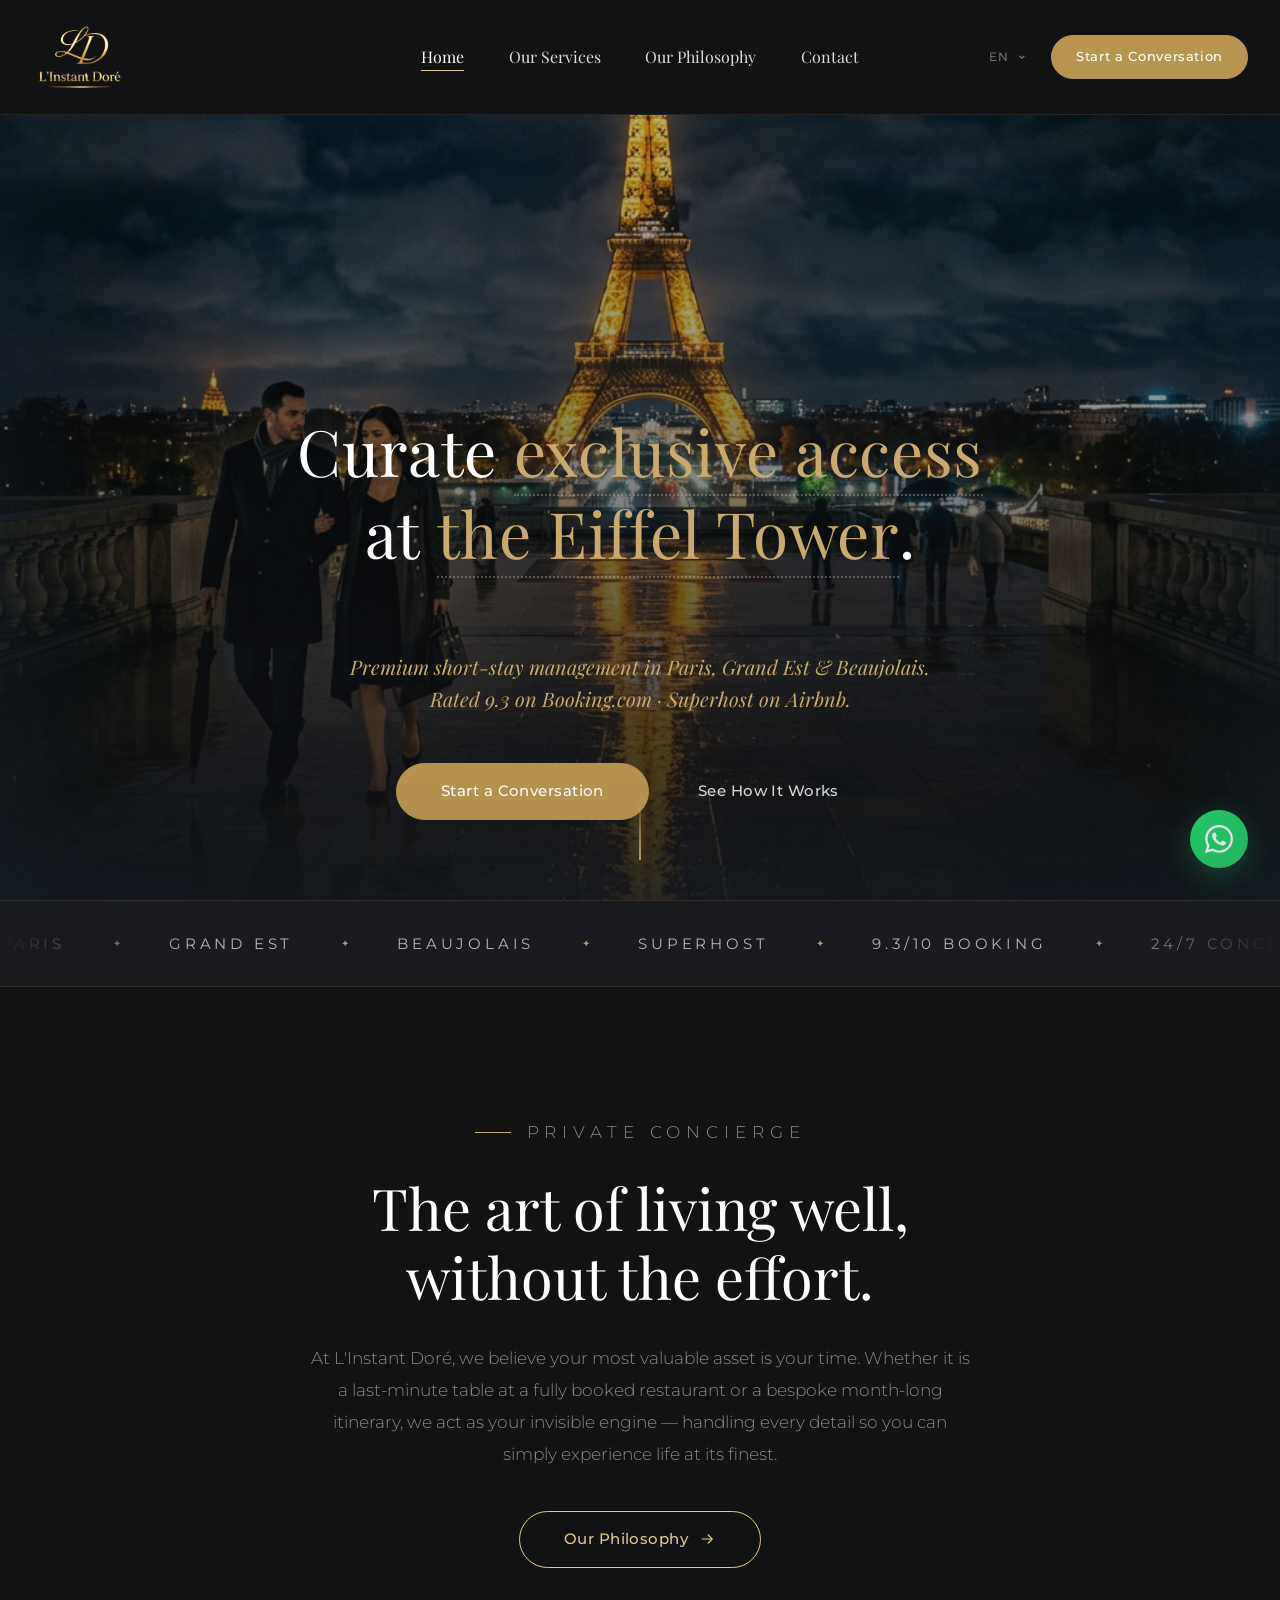
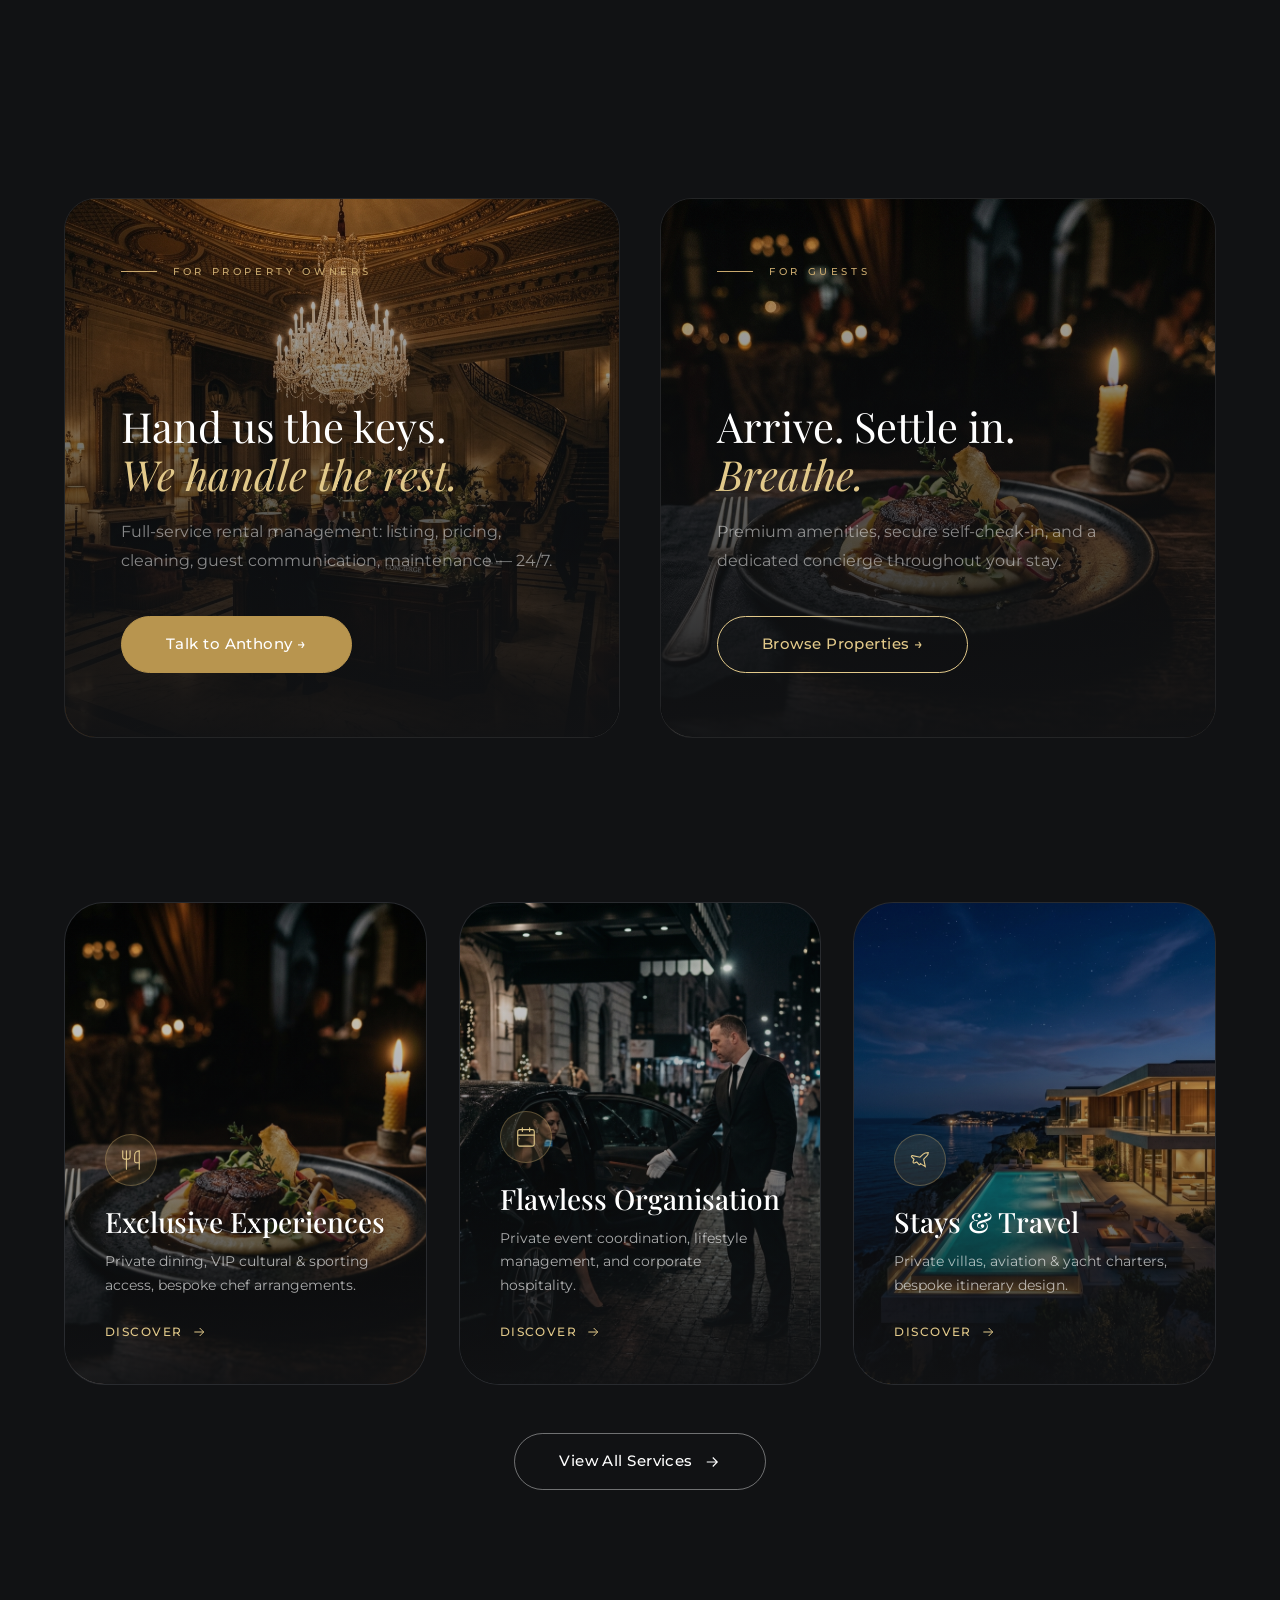
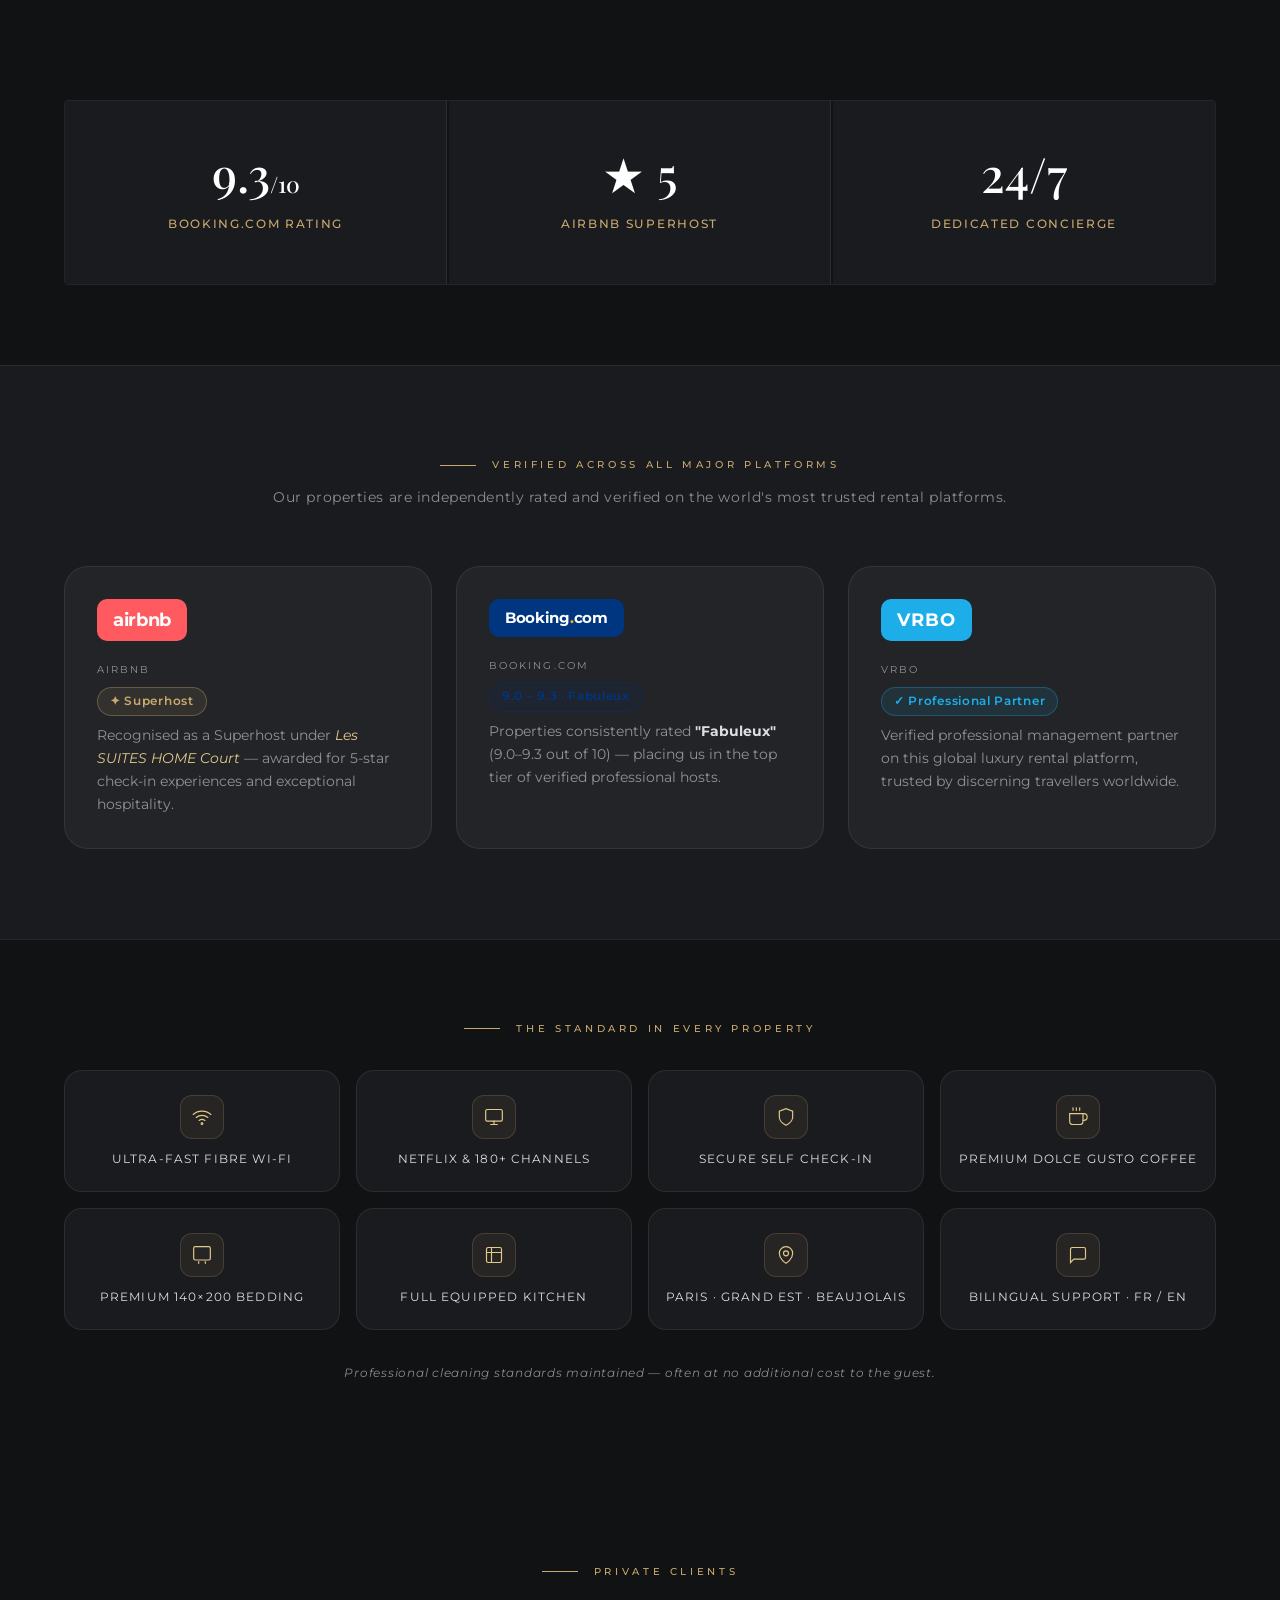
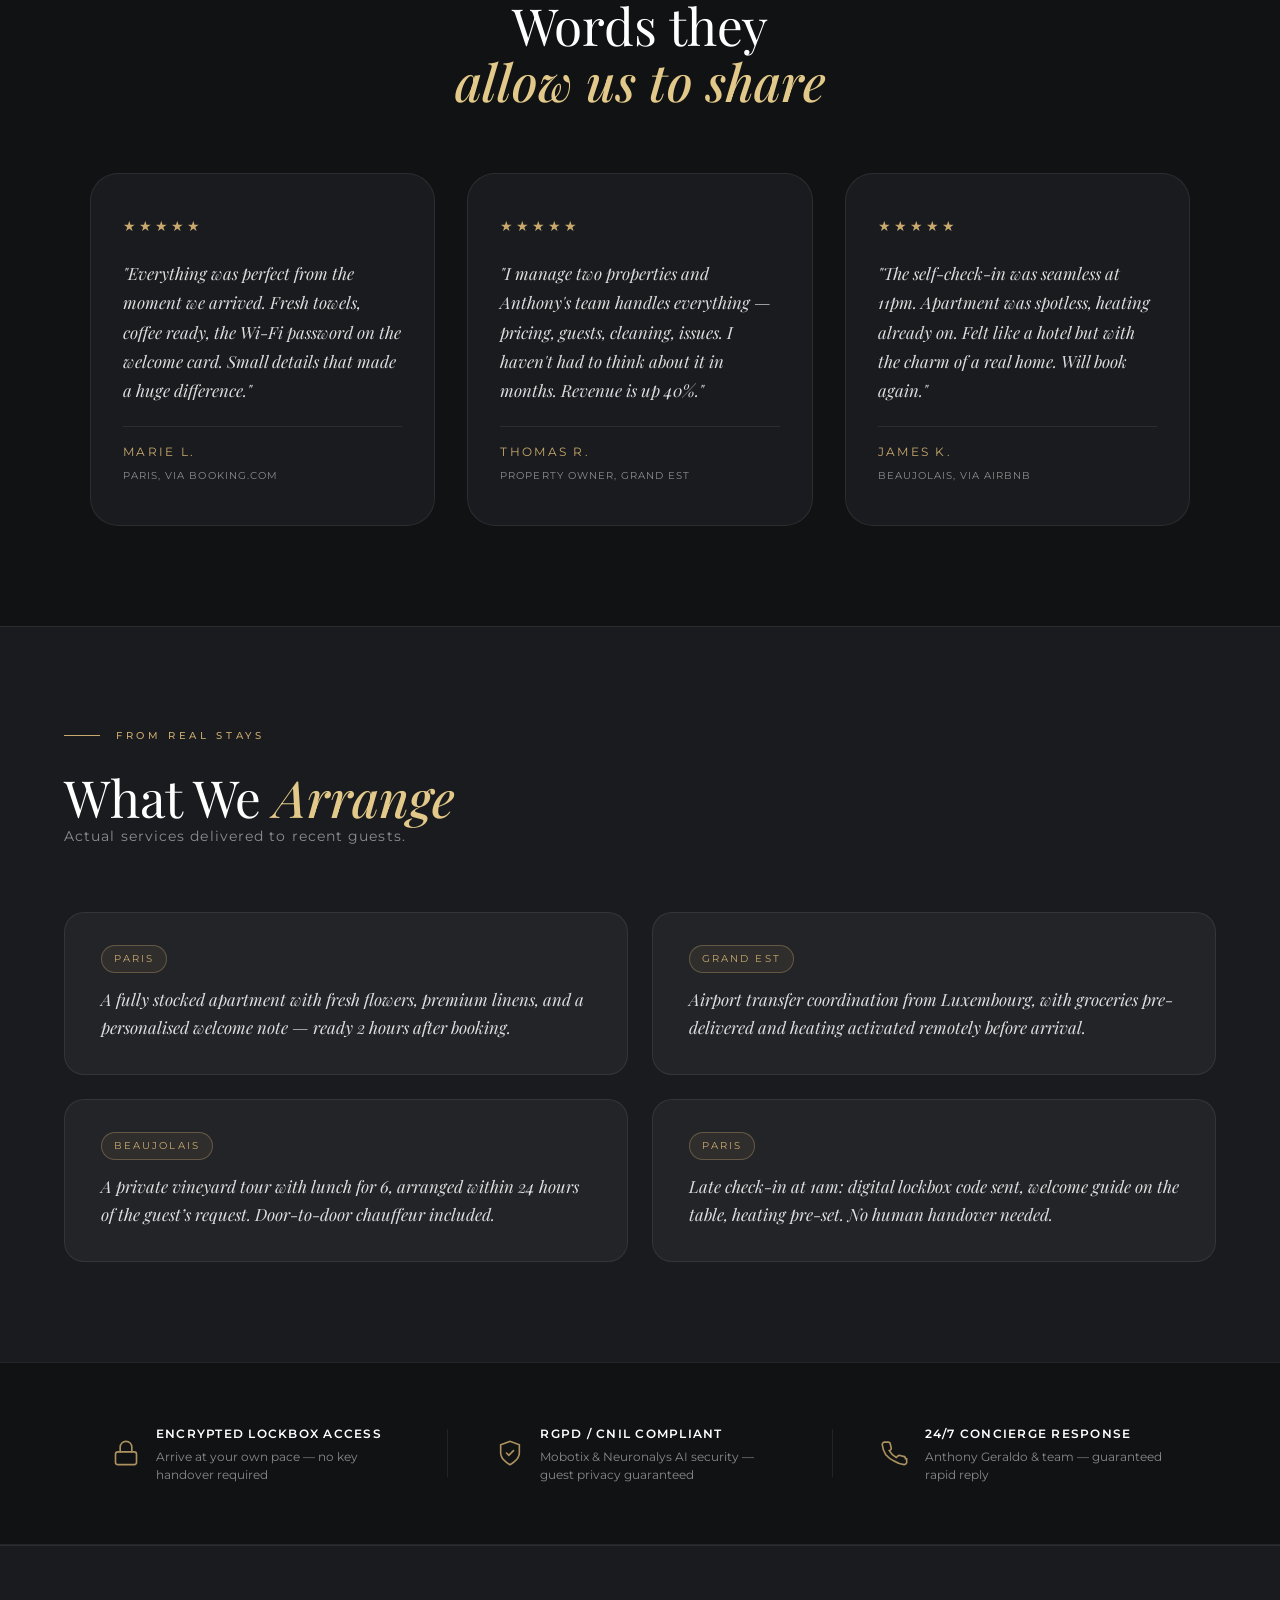
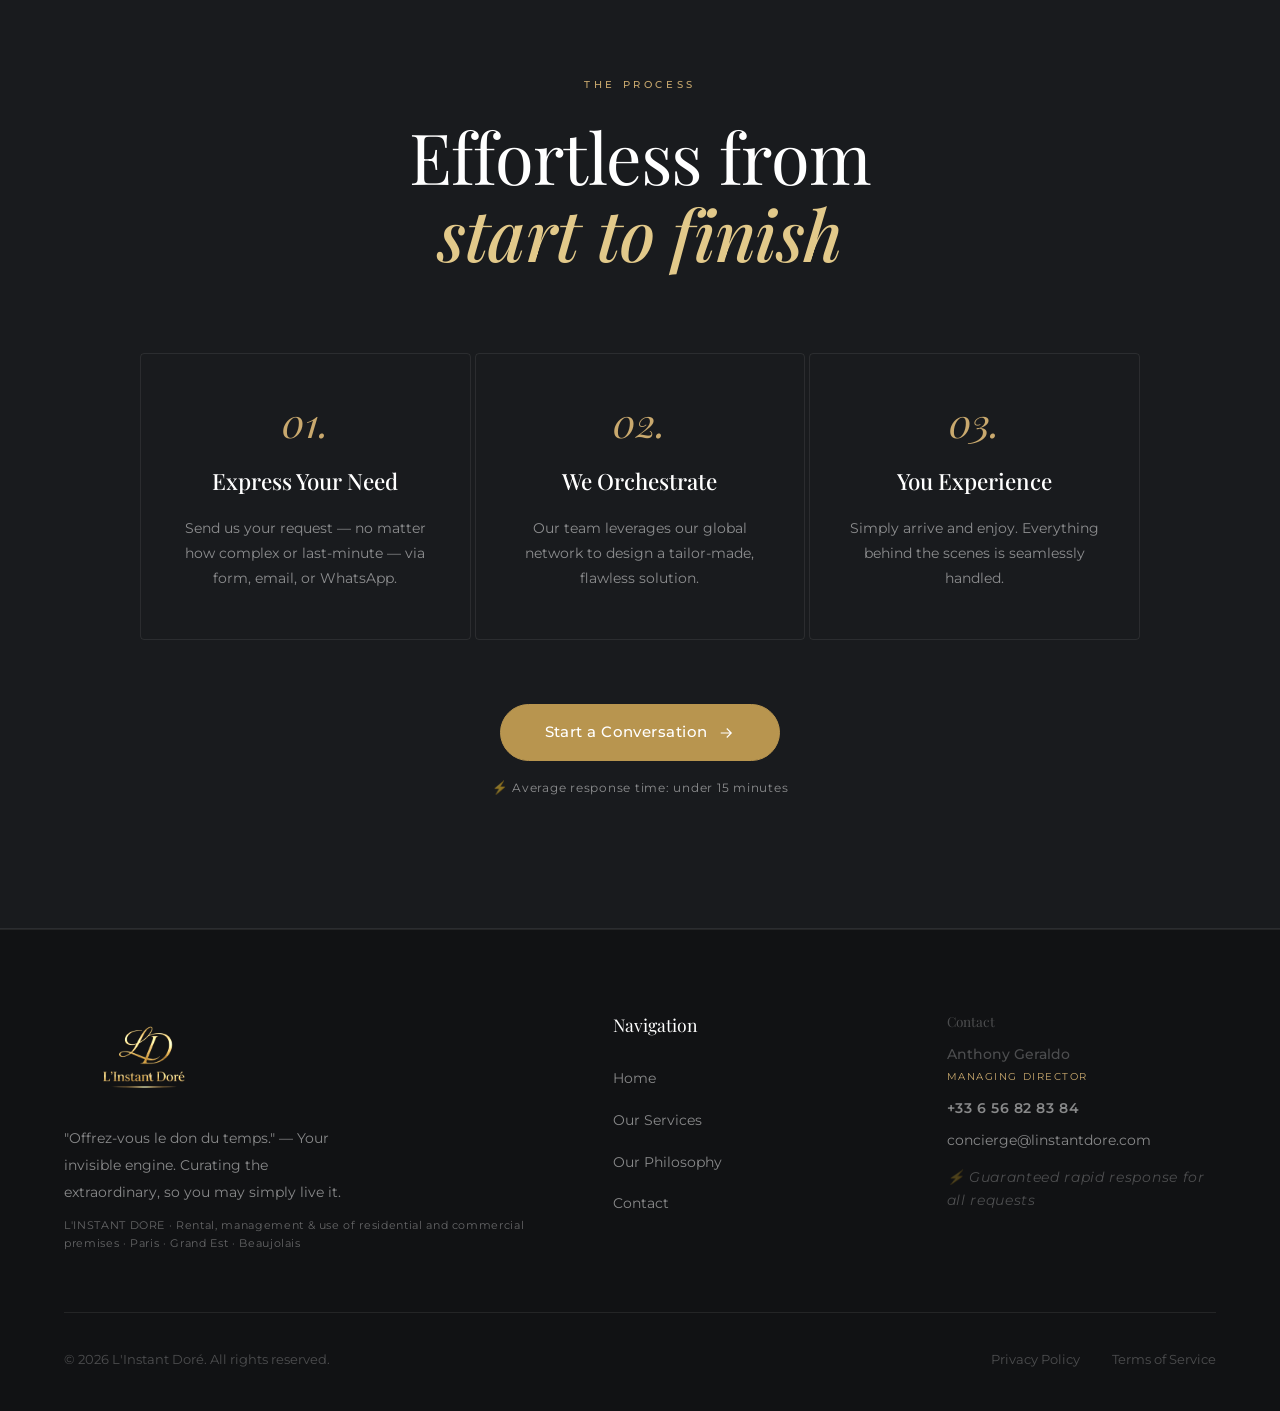
<file: index.html>
<!DOCTYPE html>
<html lang="en">
<head>
  <meta charset="UTF-8"/>
  <meta name="viewport" content="width=device-width, initial-scale=1.0"/>
  <title>L'Instant Doré | Premium Lifestyle Concierge & Tailored Experiences</title>
  <meta name="description" content="Reclaim your time. L'Instant Doré is your private concierge for bespoke travel, exclusive events, and daily lifestyle management. Available 24/7."/>
  <meta name="robots" content="index, follow"/>
  <link rel="stylesheet" href="style.css"/>
  <link rel="stylesheet" href="home.css"/>
</head>
<body class="page-home">

<!-- ══ NAVIGATION ══════════════════════════════════════ -->
<nav class="nav " id="nav" aria-label="Main navigation">
  <div class="container nav__inner">
    <a href="index.html" class="nav__logo" aria-label="L'Instant Doré Home">
      <img src="images/logo.png" alt="L'Instant Doré" class="nav__logo-img">
    </a>
    <ul class="nav__links">
      <li><a href="index.html" class="active">Home</a></li>
      <li><a href="services.html">Our Services</a></li>
      <li><a href="philosophy.html">Our Philosophy</a></li>
      <li><a href="contact.html">Contact</a></li>
    </ul>
    <div class="nav__right">
      <div class="nav__lang-dropdown">
      <div class="nav__lang-trigger">
        <span>EN</span>
        <svg viewBox="0 0 24 24"><path d="M7 10l5 5 5-5" stroke-linecap="round" stroke-linejoin="round"/></svg>
      </div>
      <div class="nav__lang-menu">
        <a href="index.html" class="active">English</a>
        <a href="index_fr.html">Français</a>
      </div>
    </div>
      <a href="https://wa.me/33656828384?text=Hello%2C%20I%27d%20like%20to%20discuss%20your%20services." target="_blank" rel="noopener noreferrer" class="nav__cta">Start a Conversation</a>
    </div>
    <button class="nav__hamburger" id="hamburger" aria-label="Open menu" aria-expanded="false">
      <span></span><span></span><span></span>
    </button>
  </div>
</nav>

<!-- Mobile nav -->
<div class="nav__mobile" id="mobileNav" role="dialog" aria-label="Navigation menu">
  <a href="index.html">Home</a>
  <a href="services.html">Our Services</a>
  <a href="philosophy.html">Our Philosophy</a>
  <a href="contact.html">Contact</a>
  <div class="nav__mobile-lang"><a href="index.html" class="active">English</a><span class="nav__mobile-lang-sep">/</span><a href="index_fr.html">Français</a></div>
  <a href="https://wa.me/33656828384?text=Hello%2C%20I%27d%20like%20to%20discuss%20your%20services." target="_blank" rel="noopener noreferrer" class="nav__mobile-cta">Start a Conversation</a>
</div>

<!-- ══ HERO ══════════════════════════════════════════ -->
<header class="hero" id="home" aria-label="Introduction hero">
  <!-- Interactive Backgrounds — Paris only -->
  <div class="hero__media">
    <div class="hero-bg active" style="background-image: url('images/paris_eiffel_night.png');"></div>
    <div class="hero-bg" style="background-image: url('images/paris_marais.png');"></div>
    <div class="hero-bg" style="background-image: url('images/paris_saint_honore.png');"></div>
    <div class="hero-bg" style="background-image: url('images/paris_palace_hotel.png');"></div>
    <div class="hero__overlay"></div>
  </div>
  
  <div class="hero__content container text-center">
    <!-- The Interactive Mad-Lib Title -->
    <h1 class="hero__title hero-madlib">
      <span class="hero-static">Curate </span><br class="mobile-br">
      <span class="madlib-word" id="ml-action" data-idx="0">exclusive access</span><br class="desktop-br">
      <span class="hero-static">at </span><br class="mobile-br">
      <span class="hero-locale-wrap"><span class="madlib-word" id="ml-locale" data-idx="0">the Eiffel Tower</span>.</span>
    </h1>
    <p id="hero-explanation" style="font-family: var(--font-serif); font-size: 1.25rem; color: var(--gold); margin-bottom: 2.5rem; font-style: italic; min-height: 3.2em; max-width: 650px; margin-left: auto; margin-right: auto; line-height: 1.6;">
      Premium short-stay management in Paris, Grand Est &amp; Beaujolais.<br>Rated 9.3 on Booking.com · Superhost on Airbnb.
    </p>
    <div class="hero__actions" style="margin-top: 3rem;">
      <a href="https://wa.me/33656828384?text=Hello%2C%20I%27d%20like%20to%20discuss%20your%20services." target="_blank" rel="noopener noreferrer" class="btn btn--gold">Start a Conversation</a>
      <a href="#how-it-works" class="btn btn--outline">See How It Works</a>
    </div>
  </div>
  <div class="hero__scroll" aria-hidden="true">
    <div class="hero__scroll-line"></div>
  </div>
</header>

<!-- ══ MARQUEE STRIP ═══════════════════════════════════ -->
<div class="marquee-strip" aria-hidden="true">
  <div class="marquee-strip__track">
    <span>Paris</span><span class="dot">✦</span>
    <span>Grand Est</span><span class="dot">✦</span>
    <span>Beaujolais</span><span class="dot">✦</span>
    <span>Superhost</span><span class="dot">✦</span>
    <span>9.3/10 Booking</span><span class="dot">✦</span>
    <span>24/7 Concierge</span><span class="dot">✦</span>
    <span>Paris</span><span class="dot">✦</span>
    <span>Grand Est</span><span class="dot">✦</span>
    <span>Beaujolais</span><span class="dot">✦</span>
    <span>Superhost</span><span class="dot">✦</span>
    <span>9.3/10 Booking</span><span class="dot">✦</span>
    <span>24/7 Concierge</span><span class="dot">✦</span>
  </div>
</div>

<!-- ══ INTRO ═══════════════════════════════════════════ -->
<section class="intro-section" aria-label="Who we are">
  <div class="container intro-section__inner">
    <p class="section-eyebrow fade-up" style="justify-content:center; margin-bottom:1.5rem;">Private Concierge</p>
    <h2 class="fade-up delay-1">The art of living well,<br/>without the effort.</h2>
    <p class="fade-up delay-2">At L'Instant Doré, we believe your most valuable asset is your time. Whether it is a last-minute table at a fully booked restaurant or a bespoke month-long itinerary, we act as your invisible engine — handling every detail so you can simply experience life at its finest.</p>
    <a href="philosophy.html" class="btn btn--outline-gold fade-up delay-3" id="intro-philosophy-btn">
      Our Philosophy
      <svg class="btn-arrow" viewBox="0 0 24 24" fill="none" stroke="currentColor" stroke-width="1.5" aria-hidden="true"><path d="M5 12h14M13 6l6 6-6 6"/></svg>
    </a>
  </div>
</section>

<!-- ══ WHO WE SERVE ═══════════════════════════════ -->
<section class="dual-audience fade-up" aria-label="Who we serve">
  <div class="container">
    <div class="dual-audience__grid">
      <div class="dual-audience__card">
        <div class="dual-audience__bg"><img src="images/paris_palace_hotel.png" alt="For Property Owners" loading="lazy"></div>
        <div class="dual-audience__overlay"></div>
        <div class="dual-audience__content">
          <p class="section-eyebrow" style="margin-bottom:1rem;">For Property Owners</p>
          <h3 class="dual-audience__title">Hand us the keys.<br><em>We handle the rest.</em></h3>
          <p class="dual-audience__body">Full-service rental management: listing, pricing, cleaning, guest communication, maintenance — 24/7.</p>
          <a href="https://wa.me/33656828384?text=Hello%2C%20I%27m%20a%20property%20owner%20and%20I%27d%20like%20to%20discuss%20management." target="_blank" rel="noopener noreferrer" class="btn btn--gold" style="align-self:flex-start;">Talk to Anthony →</a>
        </div>
      </div>
      <div class="dual-audience__card">
        <div class="dual-audience__bg"><img src="images/dinner.png" alt="For Guests" loading="lazy"></div>
        <div class="dual-audience__overlay"></div>
        <div class="dual-audience__content">
          <p class="section-eyebrow" style="margin-bottom:1rem;">For Guests</p>
          <h3 class="dual-audience__title">Arrive. Settle in.<br><em>Breathe.</em></h3>
          <p class="dual-audience__body">Premium amenities, secure self-check-in, and a dedicated concierge throughout your stay.</p>
          <a href="services.html" class="btn btn--outline-gold" style="align-self:flex-start;">Browse Properties →</a>
        </div>
      </div>
    </div>
  </div>
</section>

<!-- ══ SERVICES GRID ════════════════════════════════════ -->
<section class="services-preview" aria-label="Our services">
  <div class="container">
    <div class="service-grid">
      <!-- Card 1 — Experiences -->
      <a href="services.html#experiences" class="service-card fade-up" id="home-experiences-card" aria-label="Exclusive Experiences">
        <div class="service-card__bg">
          <img src="images/dinner.png" alt="Michelin dining experience" loading="lazy"/>
        </div>
        <div class="service-card__content">
          <div class="service-card__icon">
            <svg viewBox="0 0 24 24" fill="none" stroke="currentColor" stroke-width="1.2" stroke-linecap="round"><path d="M3 2v7c0 1.1.9 2 2 2h4a2 2 0 0 0 2-2V2"/><path d="M7 2v20"/><path d="M21 15V2v0a5 5 0 0 0-5 5v6c0 1.1.9 2 2 2h3Zm0 0v7"/></svg>
          </div>
          <h3 class="service-card__title">Exclusive Experiences</h3>
          <p class="service-card__body">Private dining, VIP cultural & sporting access, bespoke chef arrangements.</p>
          <span class="service-card__link">
            Discover
            <svg viewBox="0 0 24 24" fill="none" stroke="currentColor" stroke-width="1.5"><path d="M5 12h14M13 6l6 6-6 6"/></svg>
          </span>
        </div>
      </a>

      <!-- Card 2 — Organisation -->
      <a href="services.html#organisation" class="service-card fade-up delay-1" id="home-organisation-card" aria-label="Flawless Organisation">
        <div class="service-card__bg">
          <img src="images/car.png" alt="Private chauffeur" loading="lazy"/>
        </div>
        <div class="service-card__content">
          <div class="service-card__icon">
            <svg viewBox="0 0 24 24" fill="none" stroke="currentColor" stroke-width="1.2" stroke-linecap="round"><rect x="3" y="4" width="18" height="18" rx="2" ry="2"></rect><line x1="16" y1="2" x2="16" y2="6"/><line x1="8" y1="2" x2="8" y2="6"/><line x1="3" y1="10" x2="21" y2="10"/></svg>
          </div>
          <h3 class="service-card__title">Flawless Organisation</h3>
          <p class="service-card__body">Private event coordination, lifestyle management, and corporate hospitality.</p>
          <span class="service-card__link">
            Discover
            <svg viewBox="0 0 24 24" fill="none" stroke="currentColor" stroke-width="1.5"><path d="M5 12h14M13 6l6 6-6 6"/></svg>
          </span>
        </div>
      </a>

      <!-- Card 3 — Stays -->
      <a href="services.html#stays" class="service-card fade-up delay-2" id="home-stays-card" aria-label="Luxury Stays and Travel">
        <div class="service-card__bg">
          <img src="images/villa.png" alt="Luxury villa pool" loading="lazy"/>
        </div>
        <div class="service-card__content">
          <div class="service-card__icon">
            <svg viewBox="0 0 24 24" fill="none" stroke="currentColor" stroke-width="1.2" stroke-linecap="round"><path d="M17.8 19.2 16 11l3.5-3.5C21 6 21 4 21 4c-2 0-4 0-5.5 1.5L12 9 3.8 7.2c-.5-.1-.9.1-1.1.5-.2.4-.1.9.3 1.2l2.5 2.3-1 2.5c-.2.5-.1 1 .2 1.3.3.3.8.4 1.3.2l2.5-1 2.3 2.5c.3.4.8.4 1.2.3.4-.2.6-.6.5-1.1z"/></svg>
          </div>
          <h3 class="service-card__title">Stays & Travel</h3>
          <p class="service-card__body">Private villas, aviation & yacht charters, bespoke itinerary design.</p>
          <span class="service-card__link">
            Discover
            <svg viewBox="0 0 24 24" fill="none" stroke="currentColor" stroke-width="1.5"><path d="M5 12h14M13 6l6 6-6 6"/></svg>
          </span>
        </div>
      </a>
    </div>

    <div class="section-cta fade-up">
      <a href="services.html" class="btn btn--outline-white" id="home-all-services-btn">
        View All Services
        <svg class="btn-arrow" viewBox="0 0 24 24" fill="none" stroke="currentColor" stroke-width="1.5" aria-hidden="true"><path d="M5 12h14M13 6l6 6-6 6"/></svg>
      </a>
    </div>
  </div>
</section>

<!-- ══ STATS ═══════════════════════════════════════════ -->
<section class="stats-row" aria-label="Our credentials">
  <div class="container">
    <div class="stats-row__inner">
      <div class="stat-item fade-up">
        <span class="stat-item__num">9.3<span style="font-size:1.4rem">/10</span></span>
        <span class="stat-item__label">Booking.com Rating</span>
      </div>
      <div class="stat-item fade-up delay-1">
        <span class="stat-item__num">★ 5</span>
        <span class="stat-item__label">Airbnb Superhost</span>
      </div>
      <div class="stat-item fade-up delay-2">
        <span class="stat-item__num">24/7</span>
        <span class="stat-item__label">Dedicated Concierge</span>
      </div>
    </div>
  </div>
</section>

<!-- ══ PLATFORM CERTIFICATIONS ══════════════════════════ -->
<section class="platform-certs fade-up" aria-label="Platform certifications">
  <div class="container">
    <p class="section-eyebrow" style="justify-content:center; margin-bottom:0.75rem;">Verified Across All Major Platforms</p>
    <p class="platform-certs__sub">Our properties are independently rated and verified on the world's most trusted rental platforms.</p>
    <div class="platform-certs__grid">

      <div class="cert-card fade-up delay-1">
        <span class="cert-logo cert-logo--airbnb">airbnb</span>
        <div class="cert-card__body">
          <span class="cert-card__platform">Airbnb</span>
          <span class="cert-card__badge">✦ Superhost</span>
          <p class="cert-card__desc">Recognised as a Superhost under <em>Les SUITES HOME Court</em> — awarded for 5-star check-in experiences and exceptional hospitality.</p>
        </div>
      </div>

      <div class="cert-card fade-up delay-2">
        <span class="cert-logo cert-logo--booking">Booking<span style="color:#FFB700;">.</span>com</span>
        <div class="cert-card__body">
          <span class="cert-card__platform">Booking.com</span>
          <span class="cert-card__badge" style="color:#003580; background:rgba(0,53,128,0.1); border-color:rgba(0,53,128,0.3);">9.0 – 9.3 · Fabuleux</span>
          <p class="cert-card__desc">Properties consistently rated <strong>"Fabuleux"</strong> (9.0–9.3 out of 10) — placing us in the top tier of verified professional hosts.</p>
        </div>
      </div>

      <div class="cert-card fade-up delay-3">
        <span class="cert-logo cert-logo--vrbo">VRBO</span>
        <div class="cert-card__body">
          <span class="cert-card__platform">VRBO</span>
          <span class="cert-card__badge" style="color:#1DAEE9; background:rgba(29,174,233,0.1); border-color:rgba(29,174,233,0.3);">✓ Professional Partner</span>
          <p class="cert-card__desc">Verified professional management partner on this global luxury rental platform, trusted by discerning travellers worldwide.</p>
        </div>
      </div>

    </div>
  </div>
</section>

<!-- ══ AMENITIES STANDARD ══════════════════════════════ -->
<section class="amenities-section fade-up" aria-label="Standard amenities">
  <div class="container">
    <p class="section-eyebrow" style="justify-content:center; margin-bottom:2rem;">The Standard in Every Property</p>
    <div class="amenities-grid">
      <div class="amenity-item">
        <div class="amenity-item__icon">
          <svg viewBox="0 0 24 24" fill="none" stroke="currentColor" stroke-width="1.4" stroke-linecap="round"><path d="M5 12.55a11 11 0 0 1 14.08 0"/><path d="M1.42 9a16 16 0 0 1 21.16 0"/><path d="M8.53 16.11a6 6 0 0 1 6.95 0"/><circle cx="12" cy="20" r="1"/></svg>
        </div>
        <span class="amenity-item__label">Ultra-Fast Fibre Wi-Fi</span>
      </div>
      <div class="amenity-item">
        <div class="amenity-item__icon">
          <svg viewBox="0 0 24 24" fill="none" stroke="currentColor" stroke-width="1.4" stroke-linecap="round"><rect x="2" y="3" width="20" height="14" rx="2"/><line x1="8" y1="21" x2="16" y2="21"/><line x1="12" y1="17" x2="12" y2="21"/></svg>
        </div>
        <span class="amenity-item__label">Netflix &amp; 180+ Channels</span>
      </div>
      <div class="amenity-item">
        <div class="amenity-item__icon">
          <svg viewBox="0 0 24 24" fill="none" stroke="currentColor" stroke-width="1.4" stroke-linecap="round"><path d="M12 22s8-4 8-10V5l-8-3-8 3v7c0 6 8 10 8 10z"/></svg>
        </div>
        <span class="amenity-item__label">Secure Self Check-In</span>
      </div>
      <div class="amenity-item">
        <div class="amenity-item__icon">
          <svg viewBox="0 0 24 24" fill="none" stroke="currentColor" stroke-width="1.4" stroke-linecap="round"><path d="M18 8h1a4 4 0 0 1 0 8h-1"/><path d="M2 8h16v9a4 4 0 0 1-4 4H6a4 4 0 0 1-4-4V8z"/><line x1="6" y1="1" x2="6" y2="4"/><line x1="10" y1="1" x2="10" y2="4"/><line x1="14" y1="1" x2="14" y2="4"/></svg>
        </div>
        <span class="amenity-item__label">Premium Dolce Gusto Coffee</span>
      </div>
      <div class="amenity-item">
        <div class="amenity-item__icon">
          <svg viewBox="0 0 24 24" fill="none" stroke="currentColor" stroke-width="1.4" stroke-linecap="round"><path d="M2 4a2 2 0 0 1 2-2h16a2 2 0 0 1 2 2v12a2 2 0 0 1-2 2H4a2 2 0 0 1-2-2V4z"/><path d="M8 22v-2"/><path d="M16 22v-2"/></svg>
        </div>
        <span class="amenity-item__label">Premium 140×200 Bedding</span>
      </div>
      <div class="amenity-item">
        <div class="amenity-item__icon">
          <svg viewBox="0 0 24 24" fill="none" stroke="currentColor" stroke-width="1.4" stroke-linecap="round"><path d="M9 3H5a2 2 0 0 0-2 2v4m6-6h10a2 2 0 0 1 2 2v4M9 3v18m0 0h10a2 2 0 0 0 2-2V9M9 21H5a2 2 0 0 1-2-2V9m0 0h18"/></svg>
        </div>
        <span class="amenity-item__label">Full Equipped Kitchen</span>
      </div>
      <div class="amenity-item">
        <div class="amenity-item__icon">
          <svg viewBox="0 0 24 24" fill="none" stroke="currentColor" stroke-width="1.4" stroke-linecap="round"><path d="M12 22s-8-4.5-8-11.8A8 8 0 0 1 12 2a8 8 0 0 1 8 8.2c0 7.3-8 11.8-8 11.8z"/><circle cx="12" cy="10" r="3"/></svg>
        </div>
        <span class="amenity-item__label">Paris · Grand Est · Beaujolais</span>
      </div>
      <div class="amenity-item">
        <div class="amenity-item__icon">
          <svg viewBox="0 0 24 24" fill="none" stroke="currentColor" stroke-width="1.4" stroke-linecap="round"><path d="M21 15a2 2 0 0 1-2 2H7l-4 4V5a2 2 0 0 1 2-2h14a2 2 0 0 1 2 2z"/></svg>
        </div>
        <span class="amenity-item__label">Bilingual Support · FR / EN</span>
      </div>
    </div>
    <p class="amenities-note">Professional cleaning standards maintained — often at no additional cost to the guest.</p>
  </div>
</section>

<section class="testimonials fade-up" aria-label="Client Testimonials">
  <div class="container testimonials__inner">
    <p class="section-eyebrow" style="justify-content:center; margin-bottom:1rem;">Private Clients</p>
    <h2 class="section-title section-title--md" style="text-align:center; margin-bottom:4rem;">Words they<br><em>allow us to share</em></h2>
    <div class="testimonials-grid">
      <div class="testimonial-card fade-up delay-1">
        <div class="testimonial-stars">★★★★★</div>
        <p class="testimonial-quote">"Everything was perfect from the moment we arrived. Fresh towels, coffee ready, the Wi-Fi password on the welcome card. Small details that made a huge difference."</p>
        <div class="testimonial-author">
          Marie L.
          <span>Paris, via Booking.com</span>
        </div>
      </div>
      <div class="testimonial-card fade-up delay-2">
        <div class="testimonial-stars">★★★★★</div>
        <p class="testimonial-quote">"I manage two properties and Anthony's team handles everything — pricing, guests, cleaning, issues. I haven't had to think about it in months. Revenue is up 40%."</p>
        <div class="testimonial-author">
          Thomas R.
          <span>Property Owner, Grand Est</span>
        </div>
      </div>
      <div class="testimonial-card fade-up delay-3">
        <div class="testimonial-stars">★★★★★</div>
        <p class="testimonial-quote">"The self-check-in was seamless at 11pm. Apartment was spotless, heating already on. Felt like a hotel but with the charm of a real home. Will book again."</p>
        <div class="testimonial-author">
          James K.
          <span>Beaujolais, via Airbnb</span>
        </div>
      </div>
    </div>
  </div>
</section>

<!-- ══ WHAT WE ARRANGE ═══════════════════════ -->
<section class="recent-moments" aria-label="What we arrange">
  <div class="container">
    <div class="recent-moments__header fade-up">
      <p class="section-eyebrow">From Real Stays</p>
      <h2 class="section-title section-title--md">What We <em>Arrange</em></h2>
      <p style="color:var(--muted); font-size:0.85rem; letter-spacing:0.08em;">Actual services delivered to recent guests.</p>
    </div>
    <div class="moments-grid">
      <div class="moment-item fade-up">
        <span class="moment-tag">Paris</span>
        <p class="moment-text">A fully stocked apartment with fresh flowers, premium linens, and a personalised welcome note — ready 2 hours after booking.</p>
      </div>
      <div class="moment-item fade-up delay-1">
        <span class="moment-tag">Grand Est</span>
        <p class="moment-text">Airport transfer coordination from Luxembourg, with groceries pre-delivered and heating activated remotely before arrival.</p>
      </div>
      <div class="moment-item fade-up delay-2">
        <span class="moment-tag">Beaujolais</span>
        <p class="moment-text">A private vineyard tour with lunch for 6, arranged within 24 hours of the guest’s request. Door-to-door chauffeur included.</p>
      </div>
      <div class="moment-item fade-up delay-3">
        <span class="moment-tag">Paris</span>
        <p class="moment-text">Late check-in at 1am: digital lockbox code sent, welcome guide on the table, heating pre-set. No human handover needed.</p>
      </div>
    </div>
  </div>
</section>


<!-- ══ SECURITY TRUST STRIP ════════════════════════════ -->
<section class="security-strip fade-up" aria-label="Security and technology">
  <div class="container">
    <div class="security-strip__inner">
      <div class="security-item">
        <svg viewBox="0 0 24 24" fill="none" stroke="currentColor" stroke-width="1.4" stroke-linecap="round" aria-hidden="true"><rect x="3" y="11" width="18" height="11" rx="2" ry="2"/><path d="M7 11V7a5 5 0 0 1 10 0v4"/></svg>
        <div>
          <span class="security-item__title">Encrypted Lockbox Access</span>
          <span class="security-item__sub">Arrive at your own pace — no key handover required</span>
        </div>
      </div>
      <div class="security-sep"></div>
      <div class="security-item">
        <svg viewBox="0 0 24 24" fill="none" stroke="currentColor" stroke-width="1.4" stroke-linecap="round" aria-hidden="true"><path d="M12 22s8-4 8-10V5l-8-3-8 3v7c0 6 8 10 8 10z"/><path d="M9 12l2 2 4-4"/></svg>
        <div>
          <span class="security-item__title">RGPD / CNIL Compliant</span>
          <span class="security-item__sub">Mobotix &amp; Neuronalys AI security — guest privacy guaranteed</span>
        </div>
      </div>
      <div class="security-sep"></div>
      <div class="security-item">
        <svg viewBox="0 0 24 24" fill="none" stroke="currentColor" stroke-width="1.4" stroke-linecap="round" aria-hidden="true"><path d="M22 16.92v3a2 2 0 0 1-2.18 2 19.79 19.79 0 0 1-8.63-3.07A19.5 19.5 0 0 1 4.13 13.5 19.79 19.79 0 0 1 1.06 4.87 2 2 0 0 1 3 2.69h3a2 2 0 0 1 2 1.72c.127.96.361 1.903.7 2.81a2 2 0 0 1-.45 2.11L7.09 9.91a16 16 0 0 0 5.99 5.99l1.27-1.27a2 2 0 0 1 2.11-.45c.907.339 1.85.573 2.81.7A2 2 0 0 1 21 16.92z"/></svg>
        <div>
          <span class="security-item__title">24/7 Concierge Response</span>
          <span class="security-item__sub">Anthony Geraldo &amp; team — guaranteed rapid reply</span>
        </div>
      </div>
    </div>
  </div>
</section>

<!-- ══ HOW IT WORKS ═════════════════════════════════════ -->
<section class="how-it-works" id="how-it-works" aria-label="How it works">
  <div class="container">
    <div class="how-it-works__header fade-up">
      <p class="section-eyebrow">The Process</p>
      <h2 class="section-title section-title--lg">Effortless from<br/><em>start to finish</em></h2>
    </div>
    <div class="steps-grid">
      <div class="step fade-up delay-1">
        <span class="step__num">01.</span>
        <h3 class="step__title">Express Your Need</h3>
        <p class="step__body">Send us your request — no matter how complex or last-minute — via form, email, or WhatsApp.</p>
      </div>
      <div class="step fade-up delay-2">
        <span class="step__num">02.</span>
        <h3 class="step__title">We Orchestrate</h3>
        <p class="step__body">Our team leverages our global network to design a tailor-made, flawless solution.</p>
      </div>
      <div class="step fade-up delay-3">
        <span class="step__num">03.</span>
        <h3 class="step__title">You Experience</h3>
        <p class="step__body">Simply arrive and enjoy. Everything behind the scenes is seamlessly handled.</p>
      </div>
    </div>
    <div class="how-it-works__cta fade-up">
      <a href="https://wa.me/33656828384?text=Hello%2C%20I%27d%20like%20to%20get%20started." target="_blank" rel="noopener noreferrer" class="btn btn--gold" id="hiw-contact-btn">
        Start a Conversation
        <svg class="btn-arrow" viewBox="0 0 24 24" fill="none" stroke="currentColor" stroke-width="1.5" aria-hidden="true"><path d="M5 12h14M13 6l6 6-6 6"/></svg>
      </a>
      <p style="color:var(--muted); font-size:0.78rem; letter-spacing:0.06em; margin-top:1rem;">⚡ Average response time: under 15 minutes</p>
    </div>
  </div>
</section>

<!-- ══ FOOTER ══════════════════════════════════════════ -->
<footer class="footer" aria-label="Site footer">
  <div class="container">
    <div class="footer__inner">
      <div class="footer__brand">
        <a href="index.html" class="nav__logo" style="margin-bottom:1rem;">
          <img src="images/logo.png" alt="L'Instant Doré" class="nav__logo-img">
        </a>
        <p class="footer__tagline">"Offrez-vous le don du temps." — Your invisible engine. Curating the extraordinary, so you may simply live it.</p>
        <p class="footer__legal-info">L'INSTANT DORE · Rental, management &amp; use of residential and commercial premises · Paris · Grand Est · Beaujolais</p>
      </div>
      <div>
        <p class="footer__col-title">Navigation</p>
        <ul class="footer__links">
          <li><a href="index.html">Home</a></li>
          <li><a href="services.html">Our Services</a></li>
          <li><a href="philosophy.html">Our Philosophy</a></li>
          <li><a href="contact.html">Contact</a></li>
        </ul>
      </div>
      <div class="footer__contact">
        <p class="footer__col-title">Contact</p>
        <p class="footer__director">Anthony Geraldo<span>Managing Director</span></p>
        <a href="tel:+33656828384" class="footer__phone">+33 6 56 82 83 84</a>
        <a href="mailto:concierge@linstantdore.com">concierge@linstantdore.com</a>
        <p class="footer__response">⚡ Guaranteed rapid response for all requests</p>
      </div>
    </div>
    <div class="footer__bottom">
      <p class="footer__copy">© 2026 L'Instant Doré. All rights reserved.</p>
      <div class="footer__legal">
        <a href="#">Privacy Policy</a>
        <a href="#">Terms of Service</a>
      </div>
    </div>
  </div>
</footer>

<!-- WhatsApp FAB (desktop) -->
<a href="https://wa.me/33656828384?text=Hello%2C%20I%27d%20like%20to%20discuss%20your%20services." class="whatsapp-fab" target="_blank" rel="noopener noreferrer" aria-label="Chat on WhatsApp">
  <svg viewBox="0 0 24 24" fill="white" xmlns="http://www.w3.org/2000/svg" aria-hidden="true">
    <path d="M17.472 14.382c-.297-.149-1.758-.867-2.03-.967-.273-.099-.471-.148-.67.15-.197.297-.767.966-.94 1.164-.173.199-.347.223-.644.075-.297-.15-1.255-.463-2.39-1.475-.883-.788-1.48-1.761-1.653-2.059-.173-.297-.018-.458.13-.606.134-.133.298-.347.446-.52.149-.174.198-.298.298-.497.099-.198.05-.371-.025-.52-.075-.149-.669-1.612-.916-2.207-.242-.579-.487-.5-.669-.51-.173-.008-.371-.01-.57-.01-.198 0-.52.074-.792.372-.272.297-1.04 1.016-1.04 2.479 0 1.462 1.065 2.875 1.213 3.074.149.198 2.096 3.2 5.077 4.487.709.306 1.262.489 1.694.625.712.227 1.36.195 1.871.118.571-.085 1.758-.719 2.006-1.413.248-.694.248-1.289.173-1.413-.074-.124-.272-.198-.57-.347m-5.421 7.403h-.004a9.87 9.87 0 0 1-5.031-1.378l-.361-.214-3.741.982.998-3.648-.235-.374a9.86 9.86 0 0 1-1.51-5.26c.001-5.45 4.436-9.884 9.888-9.884 2.64 0 5.122 1.03 6.988 2.898a9.825 9.825 0 0 1 2.893 6.994c-.003 5.45-4.437 9.884-9.885 9.884m8.413-18.297A11.815 11.815 0 0 0 12.05 0C5.495 0 .16 5.335.157 11.892c0 2.096.547 4.142 1.588 5.945L.057 24l6.305-1.654a11.882 11.882 0 0 0 5.683 1.448h.005c6.554 0 11.89-5.335 11.893-11.893a11.821 11.821 0 0 0-3.48-8.413z"/>
  </svg>
</a>

<!-- Mobile sticky bar -->
<div class="mobile-bar" role="navigation" aria-label="Quick actions">
  <a href="https://wa.me/33656828384?text=Hello%2C%20I%27d%20like%20to%20discuss%20your%20services." class="mobile-bar__request" target="_blank" rel="noopener noreferrer" id="mobile-request-btn">WhatsApp Anthony</a>
  <a href="tel:+33656828384" class="mobile-bar__whatsapp" id="mobile-whatsapp-btn">Call Now</a>
</div>

<script src="app.js"></script>
</body>
</html>
</file>
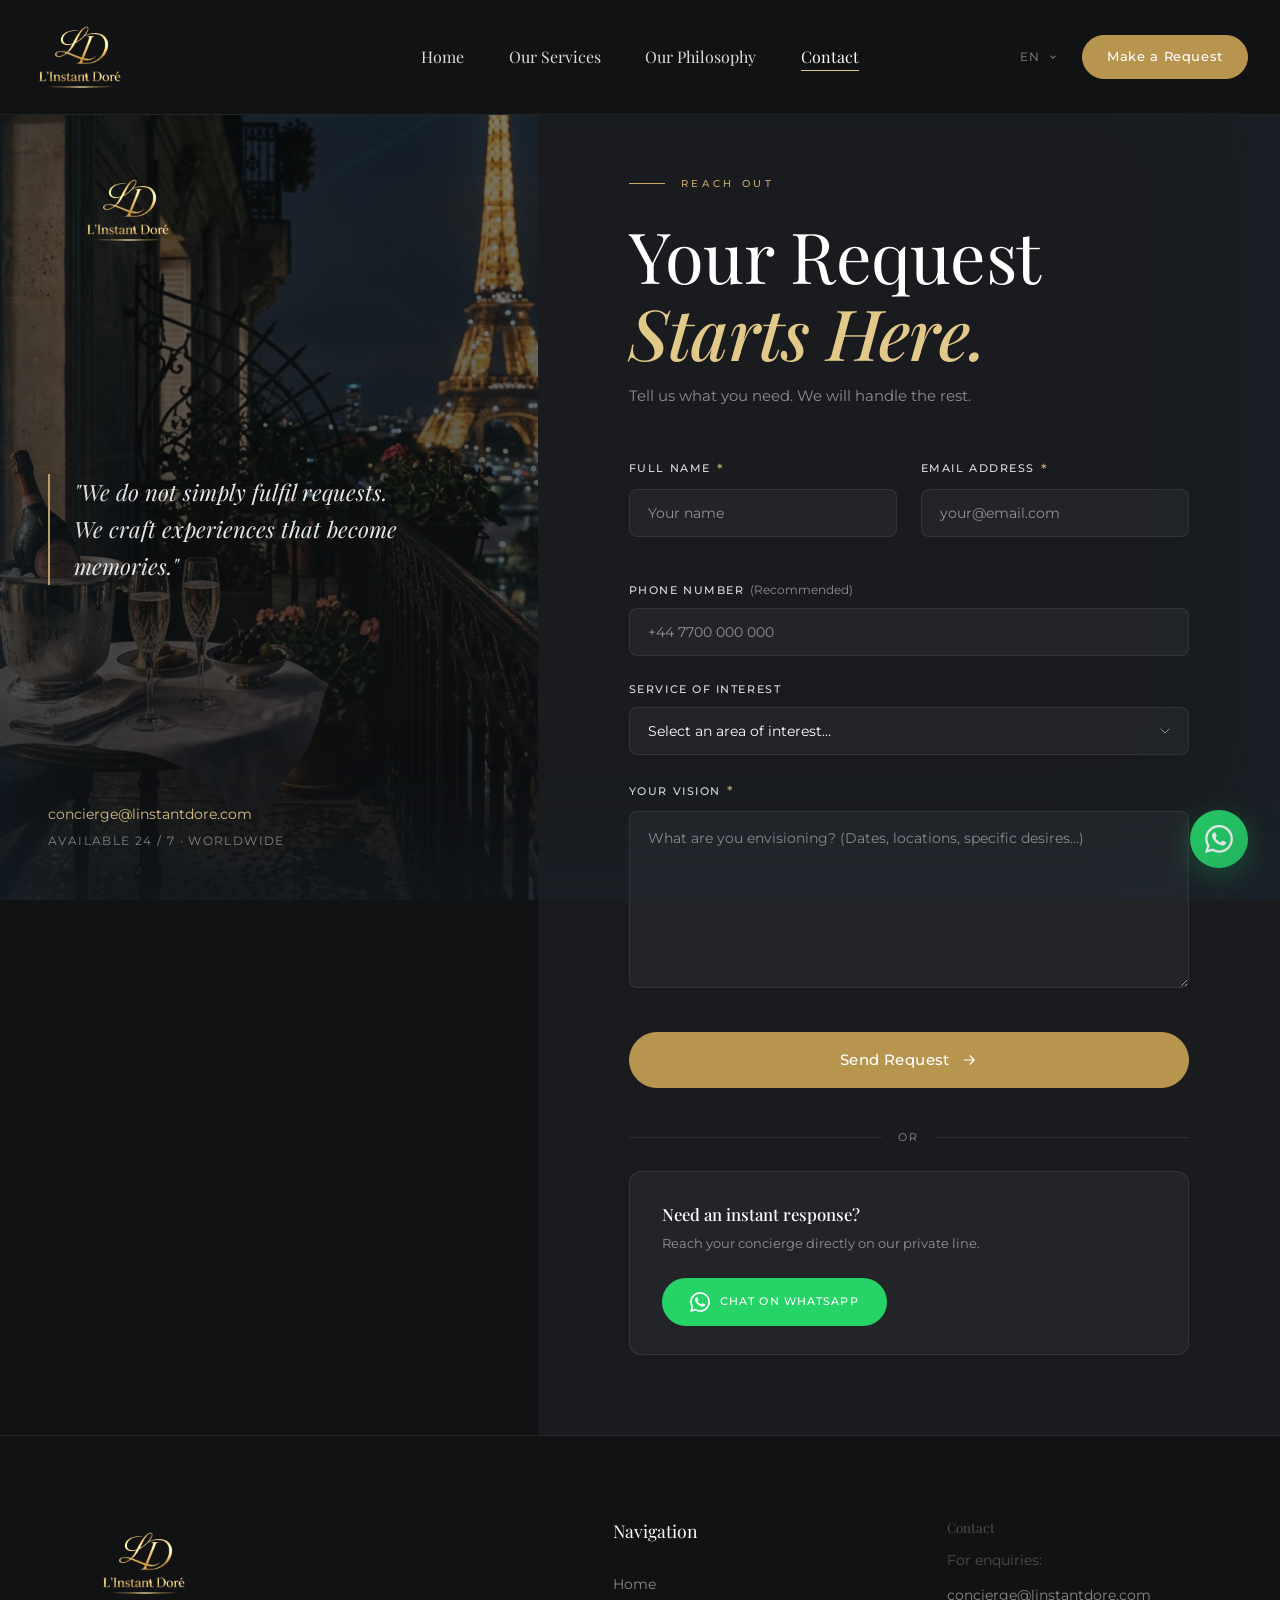
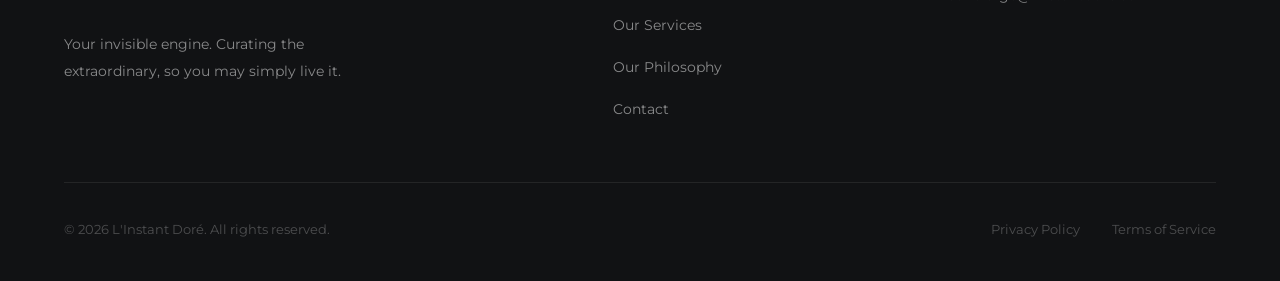
<file: contact.html>
<!DOCTYPE html>
<html lang="en">
<head>
  <meta charset="UTF-8"/>
  <meta name="viewport" content="width=device-width, initial-scale=1.0"/>
  <title>Contact L'Instant Doré | Submit Your Concierge Request</title>
  <meta name="description" content="Contact L'Instant Doré today to request your bespoke travel, event, or lifestyle management service. Available 24/7 via form or WhatsApp."/>
  <link rel="stylesheet" href="style.css"/>
  <link rel="stylesheet" href="contact.css"/>
</head>
<body>

<!-- ══ NAVIGATION ══════════════════════════════════════ -->
<nav class="nav scrolled" id="nav" aria-label="Main navigation">
  <div class="container nav__inner">
    <a href="index.html" class="nav__logo" aria-label="L'Instant Doré Home">
      <img src="images/logo.png" alt="L'Instant Doré" class="nav__logo-img">
    </a>
    <ul class="nav__links">
      <li><a href="index.html">Home</a></li>
      <li><a href="services.html">Our Services</a></li>
      <li><a href="philosophy.html">Our Philosophy</a></li>
      <li><a href="contact.html" class="active">Contact</a></li>
    </ul>
    <div class="nav__right">
      <div class="nav__lang-dropdown">
      <div class="nav__lang-trigger">
        <span>EN</span>
        <svg viewBox="0 0 24 24"><path d="M7 10l5 5 5-5" stroke-linecap="round" stroke-linejoin="round"/></svg>
      </div>
      <div class="nav__lang-menu">
        <a href="#" class="active">English</a>
        <a href="#">Français</a>
      </div>
    </div>
      <a href="contact.html" class="nav__cta">Make a Request</a>
    </div>
    <button class="nav__hamburger" id="hamburger" aria-label="Open menu" aria-expanded="false">
      <span></span><span></span><span></span>
    </button>
  </div>
</nav>
<div class="nav__mobile" id="mobileNav" role="dialog" aria-label="Navigation menu">
  <a href="index.html">Home</a>
  <a href="services.html">Our Services</a>
  <a href="philosophy.html">Our Philosophy</a>
  <a href="contact.html">Contact</a>
  <div class="nav__mobile-lang"><a href="#" class="active">English</a><span class="nav__mobile-lang-sep">/</span><a href="#">Français</a></div>
  <a href="contact.html" class="nav__mobile-cta">Make a Request</a>
</div>

<!-- ══ CONTACT LAYOUT ══════════════════════════════════ -->
<main class="contact-main" aria-label="Contact page">
  <div class="contact-split">

    <!-- LEFT: Decorative panel -->
    <aside class="contact-split__left" aria-hidden="true">
      <img src="images/hero.png" alt="" class="contact-split__img"/>
      <div class="contact-split__overlay"></div>
      <div class="contact-split__inner">
        <a href="index.html" class="nav__logo contact-split__logo">
          <img src="images/logo.png" alt="L'Instant Doré" class="nav__logo-img">
        </a>
        <blockquote class="contact-split__quote">
          <p>"We do not simply fulfil requests. We craft experiences that become memories."</p>
        </blockquote>
        <div class="contact-split__details">
          <a href="mailto:concierge@linstantdore.com" class="contact-split__email">concierge@linstantdore.com</a>
          <p class="contact-split__avail">Available 24 / 7 · Worldwide</p>
        </div>
      </div>
    </aside>

    <!-- RIGHT: Form panel -->
    <section class="contact-split__right" aria-label="Contact form">
      <div class="contact-form-wrap">
        <p class="section-eyebrow fade-up">Reach Out</p>
        <h1 class="section-title section-title--lg contact-title fade-up delay-1">Your Request<br/><em>Starts Here.</em></h1>
        <p class="contact-subtitle fade-up delay-2">Tell us what you need. We will handle the rest.</p>

        <form class="contact-form fade-up delay-3" id="contactForm" novalidate aria-label="Contact request form">
          <div class="form-row">
            <div class="form-group">
              <label for="name" class="form-label">Full Name <span class="form-required" aria-label="required">*</span></label>
              <input type="text" id="name" name="name" class="form-input" placeholder="Your name" required autocomplete="name" aria-required="true"/>
              <span class="form-error" id="name-error" aria-live="polite"></span>
            </div>
            <div class="form-group">
              <label for="email" class="form-label">Email Address <span class="form-required" aria-label="required">*</span></label>
              <input type="email" id="email" name="email" class="form-input" placeholder="your@email.com" required autocomplete="email" aria-required="true"/>
              <span class="form-error" id="email-error" aria-live="polite"></span>
            </div>
          </div>

          <div class="form-group">
            <label for="phone" class="form-label">Phone Number <span class="form-optional">(Recommended)</span></label>
            <input type="tel" id="phone" name="phone" class="form-input" placeholder="+44 7700 000 000" autocomplete="tel"/>
          </div>

          <div class="form-group">
            <label for="service" class="form-label">Service of Interest</label>
            <div class="form-select-wrap">
              <select id="service" name="service" class="form-input form-select" aria-label="Select service type">
                <option value="" disabled selected>Select an area of interest…</option>
                <option value="experiences">Exclusive Experiences</option>
                <option value="organisation">Private Organisation</option>
                <option value="stays">Luxury Stays & Travel</option>
                <option value="other">Something Else</option>
              </select>
              <svg class="form-select-arrow" viewBox="0 0 24 24" fill="none" aria-hidden="true"><path d="M6 9l6 6 6-6" stroke="currentColor" stroke-width="1.5" stroke-linecap="round"/></svg>
            </div>
          </div>

          <div class="form-group">
            <label for="message" class="form-label">Your Vision <span class="form-required" aria-label="required">*</span></label>
            <textarea id="message" name="message" class="form-input form-textarea" placeholder="What are you envisioning? (Dates, locations, specific desires…)" rows="6" required aria-required="true"></textarea>
            <span class="form-error" id="message-error" aria-live="polite"></span>
          </div>

          <button type="submit" class="btn btn--gold btn--full" id="submit-request-btn">
            <span class="btn-text">Send Request</span>
            <svg class="btn-arrow" viewBox="0 0 24 24" fill="none" stroke="currentColor" stroke-width="1.5"><path d="M5 12h14M13 6l6 6-6 6"/></svg>
          </button>

          <!-- Success state -->
          <div class="form-success" id="formSuccess" role="alert" aria-live="assertive" hidden>
            <div class="form-success__icon">
              <svg viewBox="0 0 48 48" fill="none"><circle cx="24" cy="24" r="20" stroke="currentColor" stroke-width="1.5"/><path d="M14 24l7 7 13-14" stroke="currentColor" stroke-width="1.5" stroke-linecap="round" stroke-linejoin="round"/></svg>
            </div>
            <h3>Request Received.</h3>
            <p>Thank you. A member of our team will be in contact with you within the next 24 hours.</p>
          </div>
        </form>

        <!-- WhatsApp Alternative -->
        <div class="contact-alt fade-up delay-4">
          <div class="contact-alt__divider"><span>or</span></div>
          <div class="contact-alt__panel">
            <div class="contact-alt__text">
              <h2 class="contact-alt__title">Need an instant response?</h2>
              <p class="contact-alt__body">Reach your concierge directly on our private line.</p>
            </div>
            <a href="https://wa.me/1234567890" class="btn--whatsapp" target="_blank" rel="noopener noreferrer" id="contact-whatsapp-btn">
              <svg width="20" height="20" viewBox="0 0 24 24" fill="currentColor"><path d="M17.472 14.382c-.297-.149-1.758-.867-2.03-.967-.273-.099-.471-.148-.67.15-.197.297-.767.966-.94 1.164-.173.199-.347.223-.644.075-.297-.15-1.255-.463-2.39-1.475-.883-.788-1.48-1.761-1.653-2.059-.173-.297-.018-.458.13-.606.134-.133.298-.347.446-.52.149-.174.198-.298.298-.497.099-.198.05-.371-.025-.52-.075-.149-.669-1.612-.916-2.207-.242-.579-.487-.5-.669-.51-.173-.008-.371-.01-.57-.01-.198 0-.52.074-.792.372-.272.297-1.04 1.016-1.04 2.479 0 1.462 1.065 2.875 1.213 3.074.149.198 2.096 3.2 5.077 4.487.709.306 1.262.489 1.694.625.712.227 1.36.195 1.871.118.571-.085 1.758-.719 2.006-1.413.248-.694.248-1.289.173-1.413-.074-.124-.272-.198-.57-.347m-5.421 7.403h-.004a9.87 9.87 0 0 1-5.031-1.378l-.361-.214-3.741.982.998-3.648-.235-.374a9.86 9.86 0 0 1-1.51-5.26c.001-5.45 4.436-9.884 9.888-9.884 2.64 0 5.122 1.03 6.988 2.898a9.825 9.825 0 0 1 2.893 6.994c-.003 5.45-4.437 9.884-9.885 9.884m8.413-18.297A11.815 11.815 0 0 0 12.05 0C5.495 0 .16 5.335.157 11.892c0 2.096.547 4.142 1.588 5.945L.057 24l6.305-1.654a11.882 11.882 0 0 0 5.683 1.448h.005c6.554 0 11.89-5.335 11.893-11.893a11.821 11.821 0 0 0-3.48-8.413z"/></svg>
              Chat on WhatsApp
            </a>
          </div>
        </div>
      </div>
    </section>
  </div>
</main>

<!-- ══ FOOTER ══════════════════════════════════════════ -->
<footer class="footer" aria-label="Site footer">
  <div class="container">
    <div class="footer__inner">
      <div class="footer__brand">
        <a href="index.html" class="nav__logo" style="margin-bottom:1rem;">
          <img src="images/logo.png" alt="L'Instant Doré" class="nav__logo-img">
        </a>
        <p class="footer__tagline">Your invisible engine. Curating the extraordinary, so you may simply live it.</p>
      </div>
      <div>
        <p class="footer__col-title">Navigation</p>
        <ul class="footer__links">
          <li><a href="index.html">Home</a></li>
          <li><a href="services.html">Our Services</a></li>
          <li><a href="philosophy.html">Our Philosophy</a></li>
          <li><a href="contact.html">Contact</a></li>
        </ul>
      </div>
      <div class="footer__contact">
        <p class="footer__col-title">Contact</p>
        <p>For enquiries:</p>
        <a href="mailto:concierge@linstantdore.com">concierge@linstantdore.com</a>
      </div>
    </div>
    <div class="footer__bottom">
      <p class="footer__copy">© 2026 L'Instant Doré. All rights reserved.</p>
      <div class="footer__legal"><a href="#">Privacy Policy</a><a href="#">Terms of Service</a></div>
    </div>
  </div>
</footer>

<a href="https://wa.me/1234567890" class="whatsapp-fab" target="_blank" rel="noopener noreferrer" aria-label="Chat on WhatsApp">
  <svg viewBox="0 0 24 24" fill="white" xmlns="http://www.w3.org/2000/svg"><path d="M17.472 14.382c-.297-.149-1.758-.867-2.03-.967-.273-.099-.471-.148-.67.15-.197.297-.767.966-.94 1.164-.173.199-.347.223-.644.075-.297-.15-1.255-.463-2.39-1.475-.883-.788-1.48-1.761-1.653-2.059-.173-.297-.018-.458.13-.606.134-.133.298-.347.446-.52.149-.174.198-.298.298-.497.099-.198.05-.371-.025-.52-.075-.149-.669-1.612-.916-2.207-.242-.579-.487-.5-.669-.51-.173-.008-.371-.01-.57-.01-.198 0-.52.074-.792.372-.272.297-1.04 1.016-1.04 2.479 0 1.462 1.065 2.875 1.213 3.074.149.198 2.096 3.2 5.077 4.487.709.306 1.262.489 1.694.625.712.227 1.36.195 1.871.118.571-.085 1.758-.719 2.006-1.413.248-.694.248-1.289.173-1.413-.074-.124-.272-.198-.57-.347m-5.421 7.403h-.004a9.87 9.87 0 0 1-5.031-1.378l-.361-.214-3.741.982.998-3.648-.235-.374a9.86 9.86 0 0 1-1.51-5.26c.001-5.45 4.436-9.884 9.888-9.884 2.64 0 5.122 1.03 6.988 2.898a9.825 9.825 0 0 1 2.893 6.994c-.003 5.45-4.437 9.884-9.885 9.884m8.413-18.297A11.815 11.815 0 0 0 12.05 0C5.495 0 .16 5.335.157 11.892c0 2.096.547 4.142 1.588 5.945L.057 24l6.305-1.654a11.882 11.882 0 0 0 5.683 1.448h.005c6.554 0 11.89-5.335 11.893-11.893a11.821 11.821 0 0 0-3.48-8.413z"/></svg>
</a>
<div class="mobile-bar" role="navigation" aria-label="Quick actions">
  <a href="contact.html" class="mobile-bar__request" id="contact-mobile-request-btn">Make a Request</a>
  <a href="https://wa.me/1234567890" class="mobile-bar__whatsapp" target="_blank" rel="noopener noreferrer" id="contact-mobile-whatsapp-btn">WhatsApp</a>
</div>

<script src="app.js"></script>
</body>
</html>
</file>
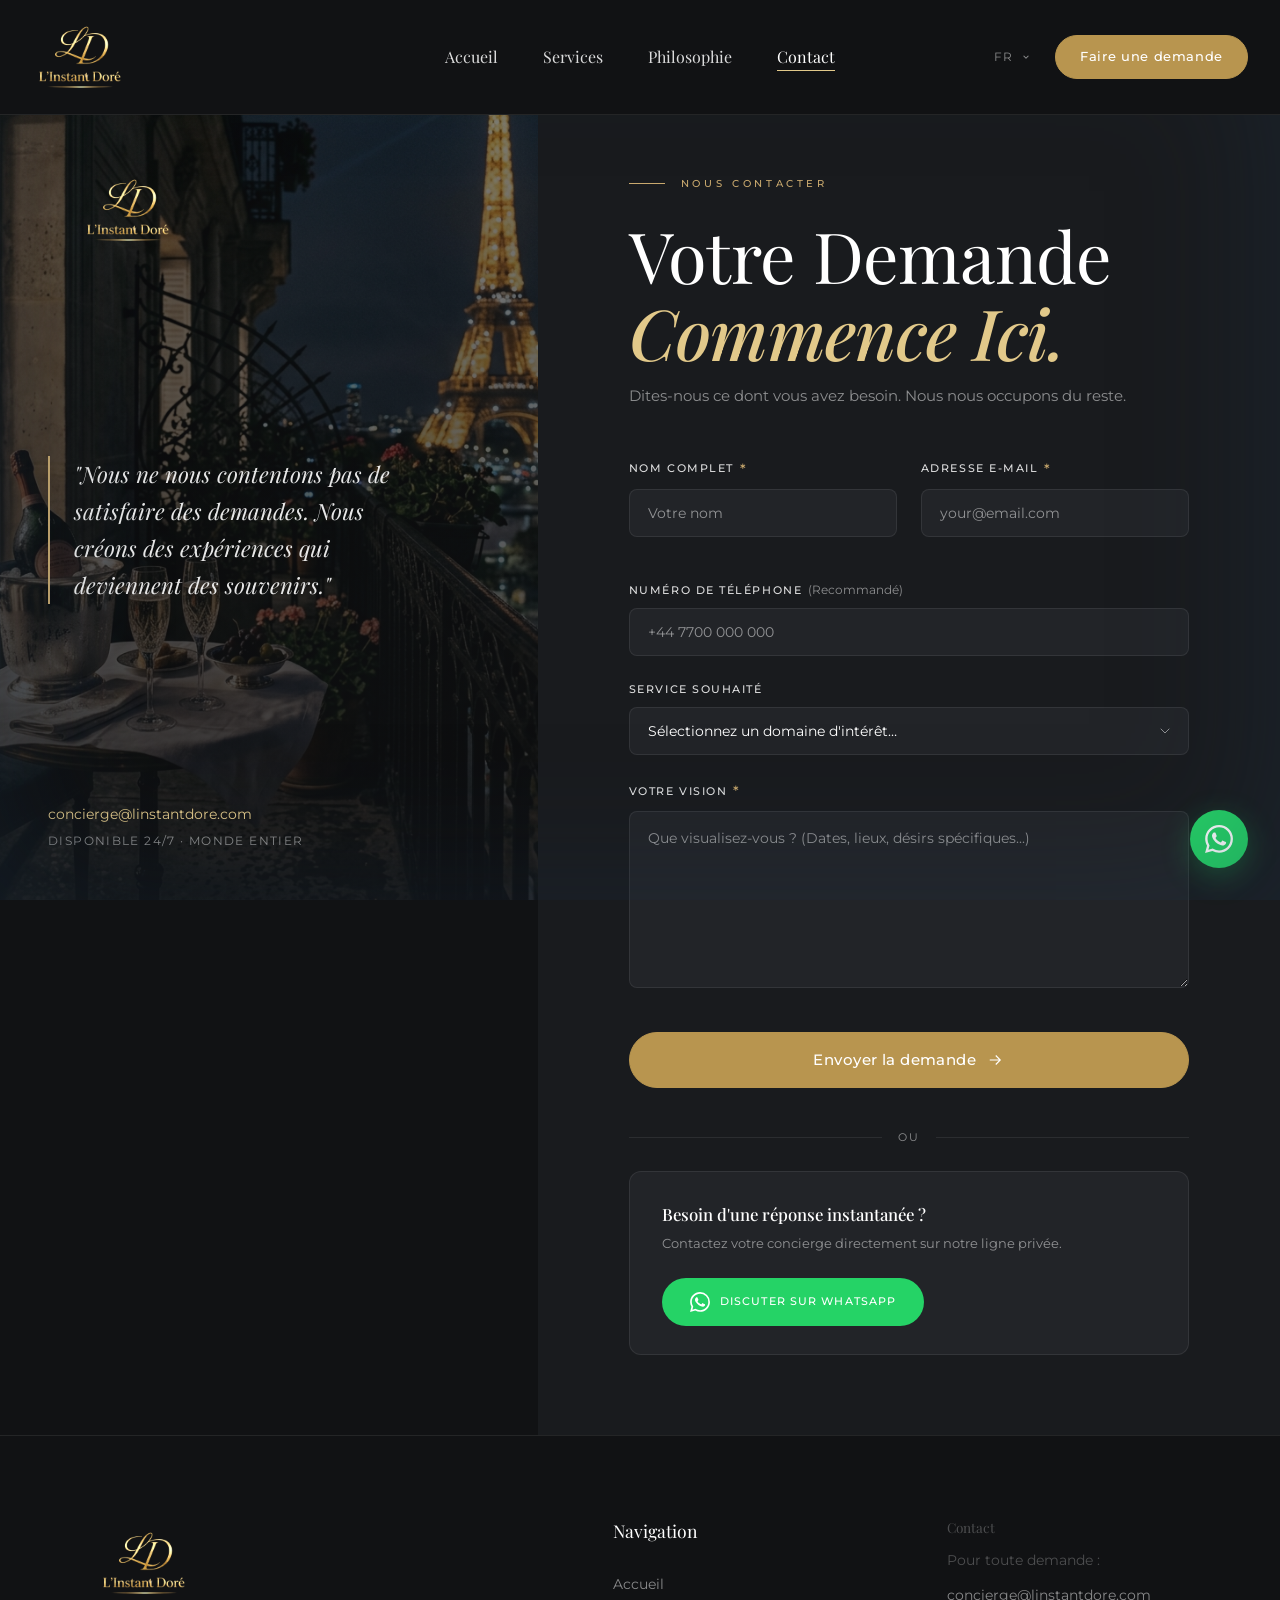
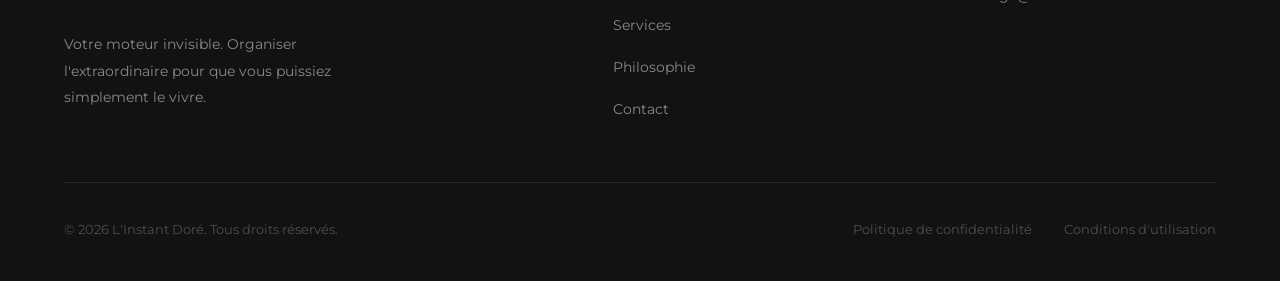
<file: contact_fr.html>
<!DOCTYPE html>
<html lang="fr">
<head>
  <meta charset="UTF-8"/>
  <meta name="viewport" content="width=device-width, initial-scale=1.0"/>
  <title>Contact L'Instant Doré | Soumettez votre demande de conciergerie</title>
  <meta name="description" content="Contactez L'Instant Doré dès aujourd'hui pour demander votre service personnalisé de voyage, d'événement ou de gestion de style de vie. Disponible 24/7 via formulaire ou WhatsApp."/>
  <link rel="stylesheet" href="style.css"/>
  <link rel="stylesheet" href="contact.css"/>
</head>
<body><div id="page-loader"></div>

<!-- ══ NAVIGATION ══════════════════════════════════════ -->
<nav class="nav scrolled" id="nav" aria-label="Main navigation">
  <div class="container nav__inner">
    <a href="index.html" class="nav__logo" aria-label="L'Instant Doré Home">
      <img src="images/logo.png" alt="L'Instant Doré" class="nav__logo-img">
    </a>
    <ul class="nav__links">
      <li><a href="index_fr.html">Accueil</a></li>
      <li><a href="services_fr.html">Services</a></li>
      <li><a href="philosophy_fr.html">Philosophie</a></li>
      <li><a href="contact_fr.html" class="active">Contact</a></li>
    </ul>
    <div class="nav__right">
      <div class="nav__lang-dropdown">
      <div class="nav__lang-trigger">
        <span>FR</span>
        <svg viewBox="0 0 24 24"><path d="M7 10l5 5 5-5" stroke-linecap="round" stroke-linejoin="round"/></svg>
      </div>
      <div class="nav__lang-menu">
        <a href="contact.html">English</a>
        <a href="contact_fr.html" class="active">Français</a>
      </div>
    </div>
      <a href="contact.html" class="nav__cta">Faire une demande</a>
    </div>
    <button class="nav__hamburger" id="hamburger" aria-label="Open menu" aria-expanded="false">
      <span></span><span></span><span></span>
    </button>
  </div>
</nav>
<div class="nav__mobile" id="mobileNav" role="dialog" aria-label="Navigation menu">
  <a href="index.html">Home</a>
  <a href="services.html">Our Services</a>
  <a href="philosophy.html">Our Philosophy</a>
  <a href="contact.html">Contact</a>
  <div class="nav__mobile-lang"><a href="contact.html">English</a><span class="nav__mobile-lang-sep">/</span><a href="contact_fr.html" class="active">Français</a></div>
  <a href="contact.html" class="nav__mobile-cta">Faire une demande</a>
</div>

<!-- ══ CONTACT LAYOUT ══════════════════════════════════ -->
<main class="contact-main" aria-label="Contact page">
  <div class="contact-split">

    <!-- LEFT: Decorative panel -->
    <aside class="contact-split__left" aria-hidden="true">
      <img src="images/hero.png" alt="" class="contact-split__img"/>
      <div class="contact-split__overlay"></div>
      <div class="contact-split__inner">
        <a href="index.html" class="nav__logo contact-split__logo">
          <img src="images/logo.png" alt="L'Instant Doré" class="nav__logo-img">
        </a>
        <blockquote class="contact-split__quote">
          <p>"Nous ne nous contentons pas de satisfaire des demandes. Nous créons des expériences qui deviennent des souvenirs."</p>
        </blockquote>
        <div class="contact-split__details">
          <a href="mailto:concierge@linstantdore.com" class="contact-split__email">concierge@linstantdore.com</a>
          <p class="contact-split__avail">Disponible 24/7 · Monde entier</p>
        </div>
      </div>
    </aside>

    <!-- RIGHT: Form panel -->
    <section class="contact-split__right" aria-label="Contact form">
      <div class="contact-form-wrap">
        <p class="section-eyebrow fade-up">Nous Contacter</p>
        <h1 class="section-title section-title--lg contact-title fade-up delay-1">Votre Demande<br/><em>Commence Ici.</em></h1>
        <p class="contact-subtitle fade-up delay-2">Dites-nous ce dont vous avez besoin. Nous nous occupons du reste.</p>

        <form class="contact-form fade-up delay-3" id="contactForm" novalidate aria-label="Contact request form">
          <div class="form-row">
            <div class="form-group">
              <label for="name" class="form-label">Nom complet <span class="form-required" aria-label="required">*</span></label>
              <input type="text" id="name" name="name" class="form-input" placeholder="Votre nom" required autocomplete="name" aria-required="true"/>
              <span class="form-error" id="name-error" aria-live="polite"></span>
            </div>
            <div class="form-group">
              <label for="email" class="form-label">Adresse e-mail <span class="form-required" aria-label="required">*</span></label>
              <input type="email" id="email" name="email" class="form-input" placeholder="your@email.com" required autocomplete="email" aria-required="true"/>
              <span class="form-error" id="email-error" aria-live="polite"></span>
            </div>
          </div>

          <div class="form-group">
            <label for="phone" class="form-label">Numéro de téléphone <span class="form-optional">(Recommandé)</span></label>
            <input type="tel" id="phone" name="phone" class="form-input" placeholder="+44 7700 000 000" autocomplete="tel"/>
          </div>

          <div class="form-group">
            <label for="service" class="form-label">Service souhaité</label>
            <div class="form-select-wrap">
              <select id="service" name="service" class="form-input form-select" aria-label="Select service type">
                <option value="" disabled selected>Sélectionnez un domaine d'intérêt…</option>
                <option value="experiences">Expériences Exclusives</option>
                <option value="organisation">Organisation Privée</option>
                <option value="stays">Séjours de Luxe & Voyages</option>
                <option value="other">Autre</option>
              </select>
              <svg class="form-select-arrow" viewBox="0 0 24 24" fill="none" aria-hidden="true"><path d="M6 9l6 6 6-6" stroke="currentColor" stroke-width="1.5" stroke-linecap="round"/></svg>
            </div>
          </div>

          <div class="form-group">
            <label for="message" class="form-label">Votre Vision <span class="form-required" aria-label="required">*</span></label>
            <textarea id="message" name="message" class="form-input form-textarea" placeholder="Que visualisez-vous ? (Dates, lieux, désirs spécifiques...)" rows="6" required aria-required="true"></textarea>
            <span class="form-error" id="message-error" aria-live="polite"></span>
          </div>

          <button type="submit" class="btn btn--gold btn--full" id="submit-request-btn">
            <span class="btn-text">Envoyer la demande</span>
            <svg class="btn-arrow" viewBox="0 0 24 24" fill="none" stroke="currentColor" stroke-width="1.5"><path d="M5 12h14M13 6l6 6-6 6"/></svg>
          </button>

          <!-- Success state -->
          <div class="form-success" id="formSuccess" role="alert" aria-live="assertive" hidden>
            <div class="form-success__icon">
              <svg viewBox="0 0 48 48" fill="none"><circle cx="24" cy="24" r="20" stroke="currentColor" stroke-width="1.5"/><path d="M14 24l7 7 13-14" stroke="currentColor" stroke-width="1.5" stroke-linecap="round" stroke-linejoin="round"/></svg>
            </div>
            <h3>Demande Reçue.</h3>
            <p>Merci. Un membre de notre équipe vous contactera dans les prochaines 24 heures.</p>
          </div>
        </form>

        <!-- WhatsApp Alternative -->
        <div class="contact-alt fade-up delay-4">
          <div class="contact-alt__divider"><span>ou</span></div>
          <div class="contact-alt__panel">
            <div class="contact-alt__text">
              <h2 class="contact-alt__title">Besoin d'une réponse instantanée ?</h2>
              <p class="contact-alt__body">Contactez votre concierge directement sur notre ligne privée.</p>
            </div>
            <a href="https://wa.me/1234567890" class="btn--whatsapp" target="_blank" rel="noopener noreferrer" id="contact-whatsapp-btn">
              <svg width="20" height="20" viewBox="0 0 24 24" fill="currentColor"><path d="M17.472 14.382c-.297-.149-1.758-.867-2.03-.967-.273-.099-.471-.148-.67.15-.197.297-.767.966-.94 1.164-.173.199-.347.223-.644.075-.297-.15-1.255-.463-2.39-1.475-.883-.788-1.48-1.761-1.653-2.059-.173-.297-.018-.458.13-.606.134-.133.298-.347.446-.52.149-.174.198-.298.298-.497.099-.198.05-.371-.025-.52-.075-.149-.669-1.612-.916-2.207-.242-.579-.487-.5-.669-.51-.173-.008-.371-.01-.57-.01-.198 0-.52.074-.792.372-.272.297-1.04 1.016-1.04 2.479 0 1.462 1.065 2.875 1.213 3.074.149.198 2.096 3.2 5.077 4.487.709.306 1.262.489 1.694.625.712.227 1.36.195 1.871.118.571-.085 1.758-.719 2.006-1.413.248-.694.248-1.289.173-1.413-.074-.124-.272-.198-.57-.347m-5.421 7.403h-.004a9.87 9.87 0 0 1-5.031-1.378l-.361-.214-3.741.982.998-3.648-.235-.374a9.86 9.86 0 0 1-1.51-5.26c.001-5.45 4.436-9.884 9.888-9.884 2.64 0 5.122 1.03 6.988 2.898a9.825 9.825 0 0 1 2.893 6.994c-.003 5.45-4.437 9.884-9.885 9.884m8.413-18.297A11.815 11.815 0 0 0 12.05 0C5.495 0 .16 5.335.157 11.892c0 2.096.547 4.142 1.588 5.945L.057 24l6.305-1.654a11.882 11.882 0 0 0 5.683 1.448h.005c6.554 0 11.89-5.335 11.893-11.893a11.821 11.821 0 0 0-3.48-8.413z"/></svg>
              Discuter sur WhatsApp
            </a>
          </div>
        </div>
      </div>
    </section>
  </div>
</main>

<!-- ══ FOOTER ══════════════════════════════════════════ -->
<footer class="footer" aria-label="Site footer">
  <div class="container">
    <div class="footer__inner">
      <div class="footer__brand">
        <a href="index.html" class="nav__logo" style="margin-bottom:1rem;">
          <img src="images/logo.png" alt="L'Instant Doré" class="nav__logo-img">
        </a>
        <p class="footer__tagline">Votre moteur invisible. Organiser l'extraordinaire pour que vous puissiez simplement le vivre.</p>
      </div>
      <div>
        <p class="footer__col-title">Navigation</p>
        <ul class="footer__links">
          <li><a href="index_fr.html">Accueil</a></li>
          <li><a href="services_fr.html">Services</a></li>
          <li><a href="philosophy_fr.html">Philosophie</a></li>
          <li><a href="contact_fr.html">Contact</a></li>
        </ul>
      </div>
      <div class="footer__contact">
        <p class="footer__col-title">Contact</p>
        <p>Pour toute demande :</p>
        <a href="mailto:concierge@linstantdore.com">concierge@linstantdore.com</a>
      </div>
    </div>
    <div class="footer__bottom">
      <p class="footer__copy">© 2026 L'Instant Doré. Tous droits réservés.</p>
      <div class="footer__legal"><a href="#">Politique de confidentialité</a><a href="#">Conditions d'utilisation</a></div>
    </div>
  </div>
</footer>

<a href="https://wa.me/1234567890" class="whatsapp-fab" target="_blank" rel="noopener noreferrer" aria-label="Discuter sur WhatsApp">
  <svg viewBox="0 0 24 24" fill="white" xmlns="http://www.w3.org/2000/svg"><path d="M17.472 14.382c-.297-.149-1.758-.867-2.03-.967-.273-.099-.471-.148-.67.15-.197.297-.767.966-.94 1.164-.173.199-.347.223-.644.075-.297-.15-1.255-.463-2.39-1.475-.883-.788-1.48-1.761-1.653-2.059-.173-.297-.018-.458.13-.606.134-.133.298-.347.446-.52.149-.174.198-.298.298-.497.099-.198.05-.371-.025-.52-.075-.149-.669-1.612-.916-2.207-.242-.579-.487-.5-.669-.51-.173-.008-.371-.01-.57-.01-.198 0-.52.074-.792.372-.272.297-1.04 1.016-1.04 2.479 0 1.462 1.065 2.875 1.213 3.074.149.198 2.096 3.2 5.077 4.487.709.306 1.262.489 1.694.625.712.227 1.36.195 1.871.118.571-.085 1.758-.719 2.006-1.413.248-.694.248-1.289.173-1.413-.074-.124-.272-.198-.57-.347m-5.421 7.403h-.004a9.87 9.87 0 0 1-5.031-1.378l-.361-.214-3.741.982.998-3.648-.235-.374a9.86 9.86 0 0 1-1.51-5.26c.001-5.45 4.436-9.884 9.888-9.884 2.64 0 5.122 1.03 6.988 2.898a9.825 9.825 0 0 1 2.893 6.994c-.003 5.45-4.437 9.884-9.885 9.884m8.413-18.297A11.815 11.815 0 0 0 12.05 0C5.495 0 .16 5.335.157 11.892c0 2.096.547 4.142 1.588 5.945L.057 24l6.305-1.654a11.882 11.882 0 0 0 5.683 1.448h.005c6.554 0 11.89-5.335 11.893-11.893a11.821 11.821 0 0 0-3.48-8.413z"/></svg>
</a>
<div class="mobile-bar" role="navigation" aria-label="Quick actions">
  <a href="contact.html" class="mobile-bar__request" id="contact-mobile-request-btn">Faire une demande</a>
  <a href="https://wa.me/1234567890" class="mobile-bar__whatsapp" target="_blank" rel="noopener noreferrer" id="contact-mobile-whatsapp-btn">WhatsApp</a>
</div>

<script src="app.js"></script>
</body>
</html>
</file>
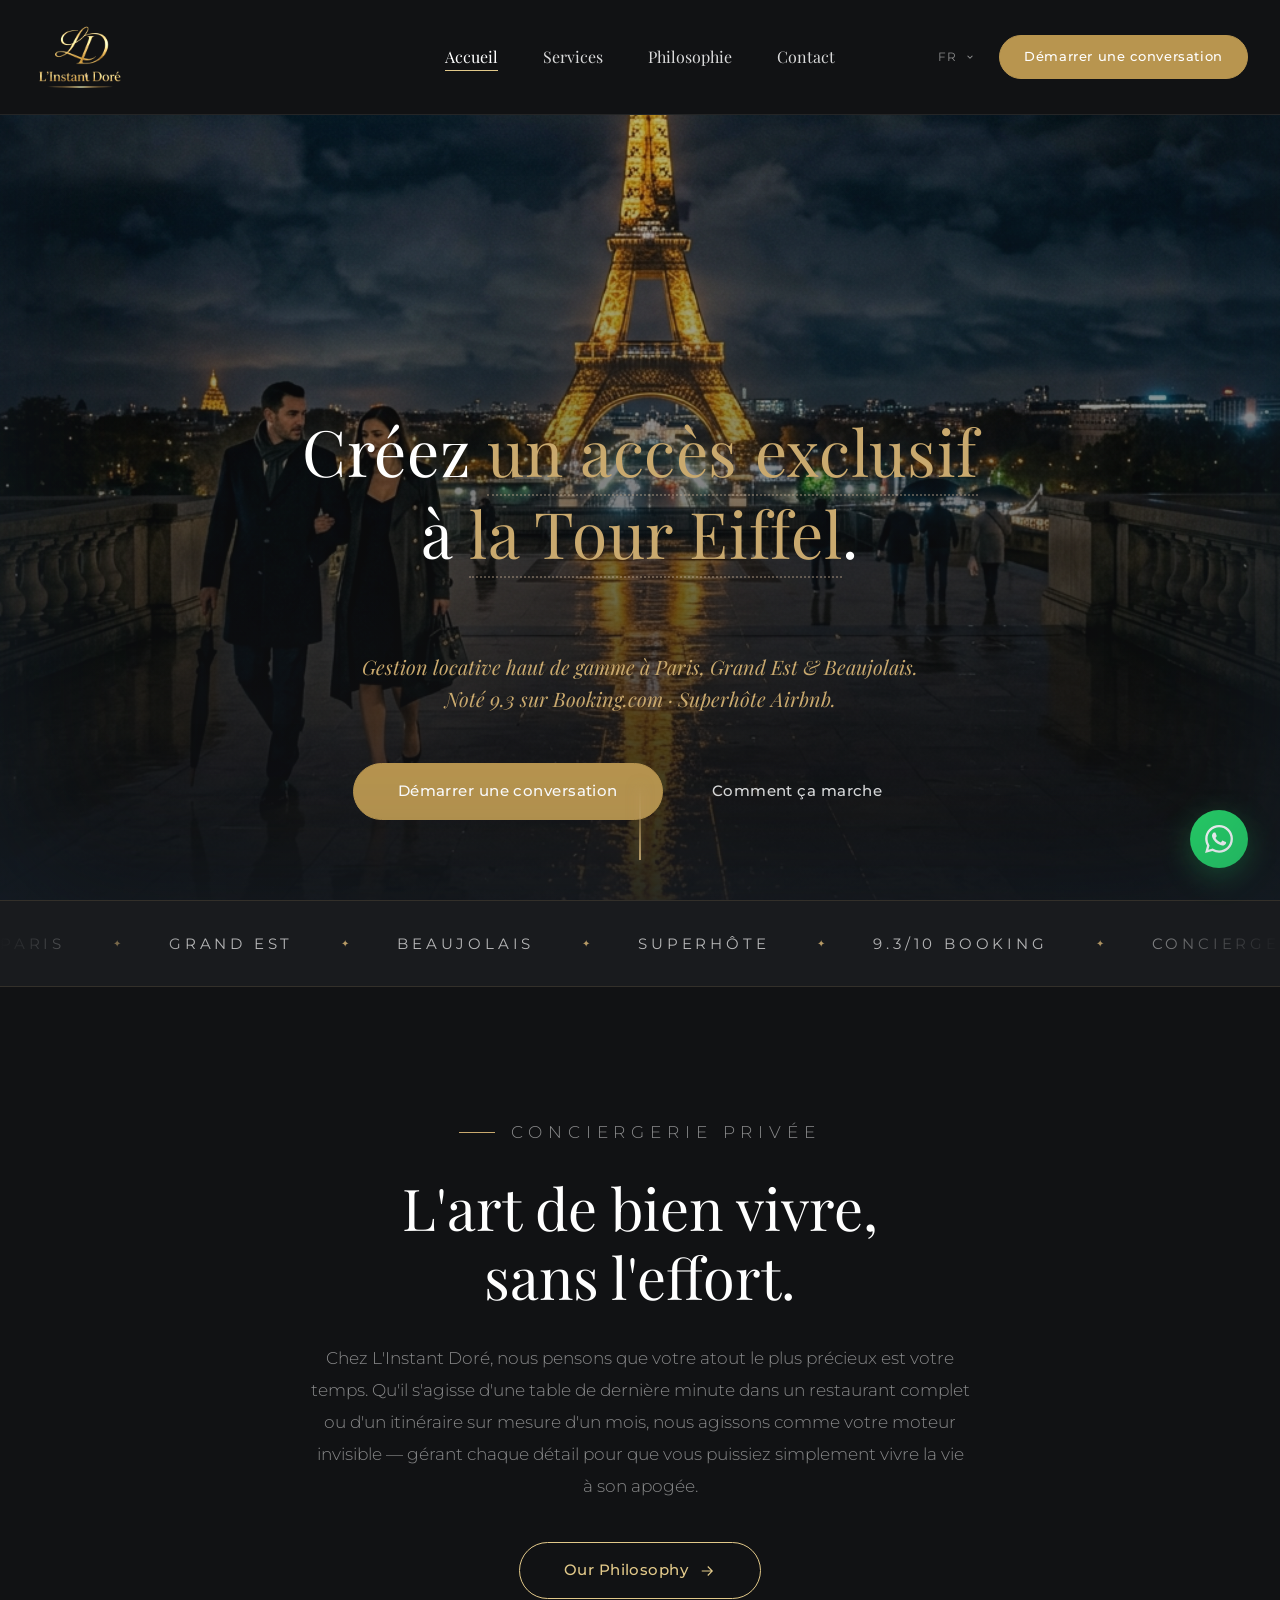
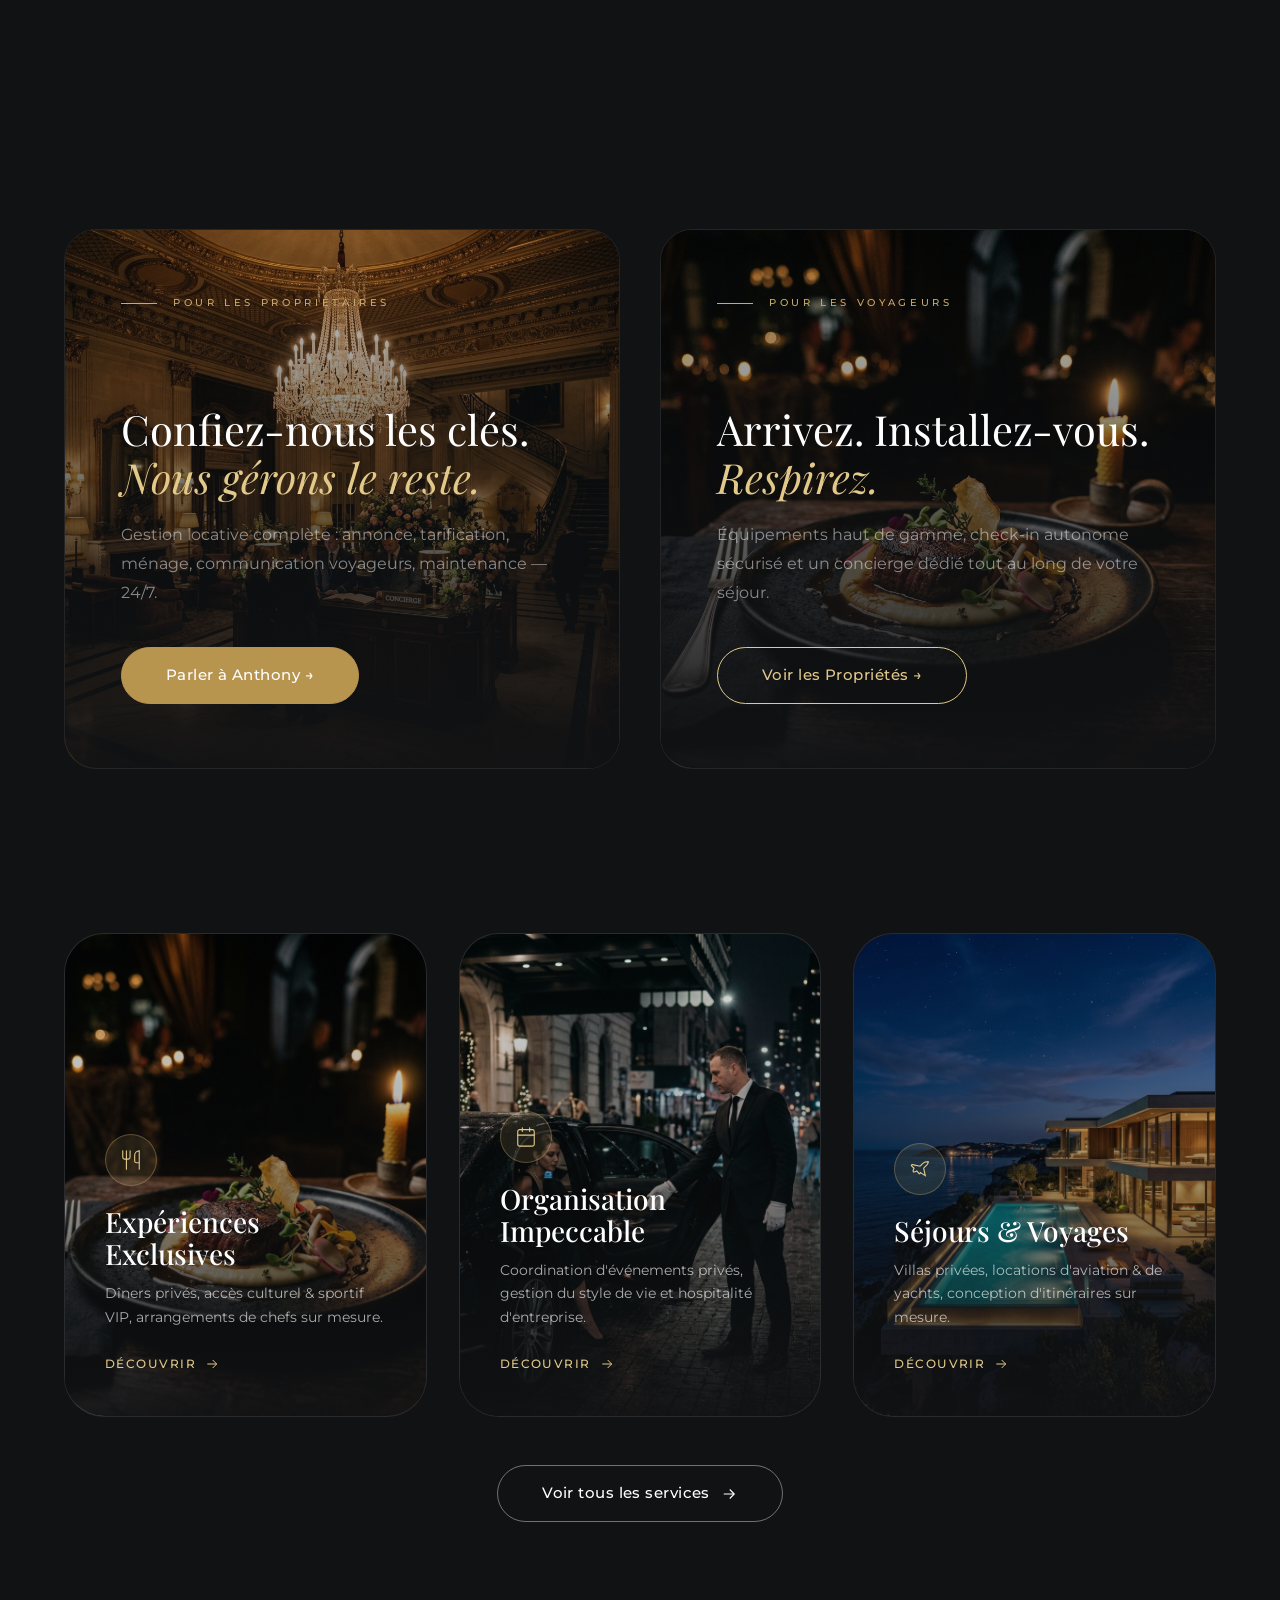
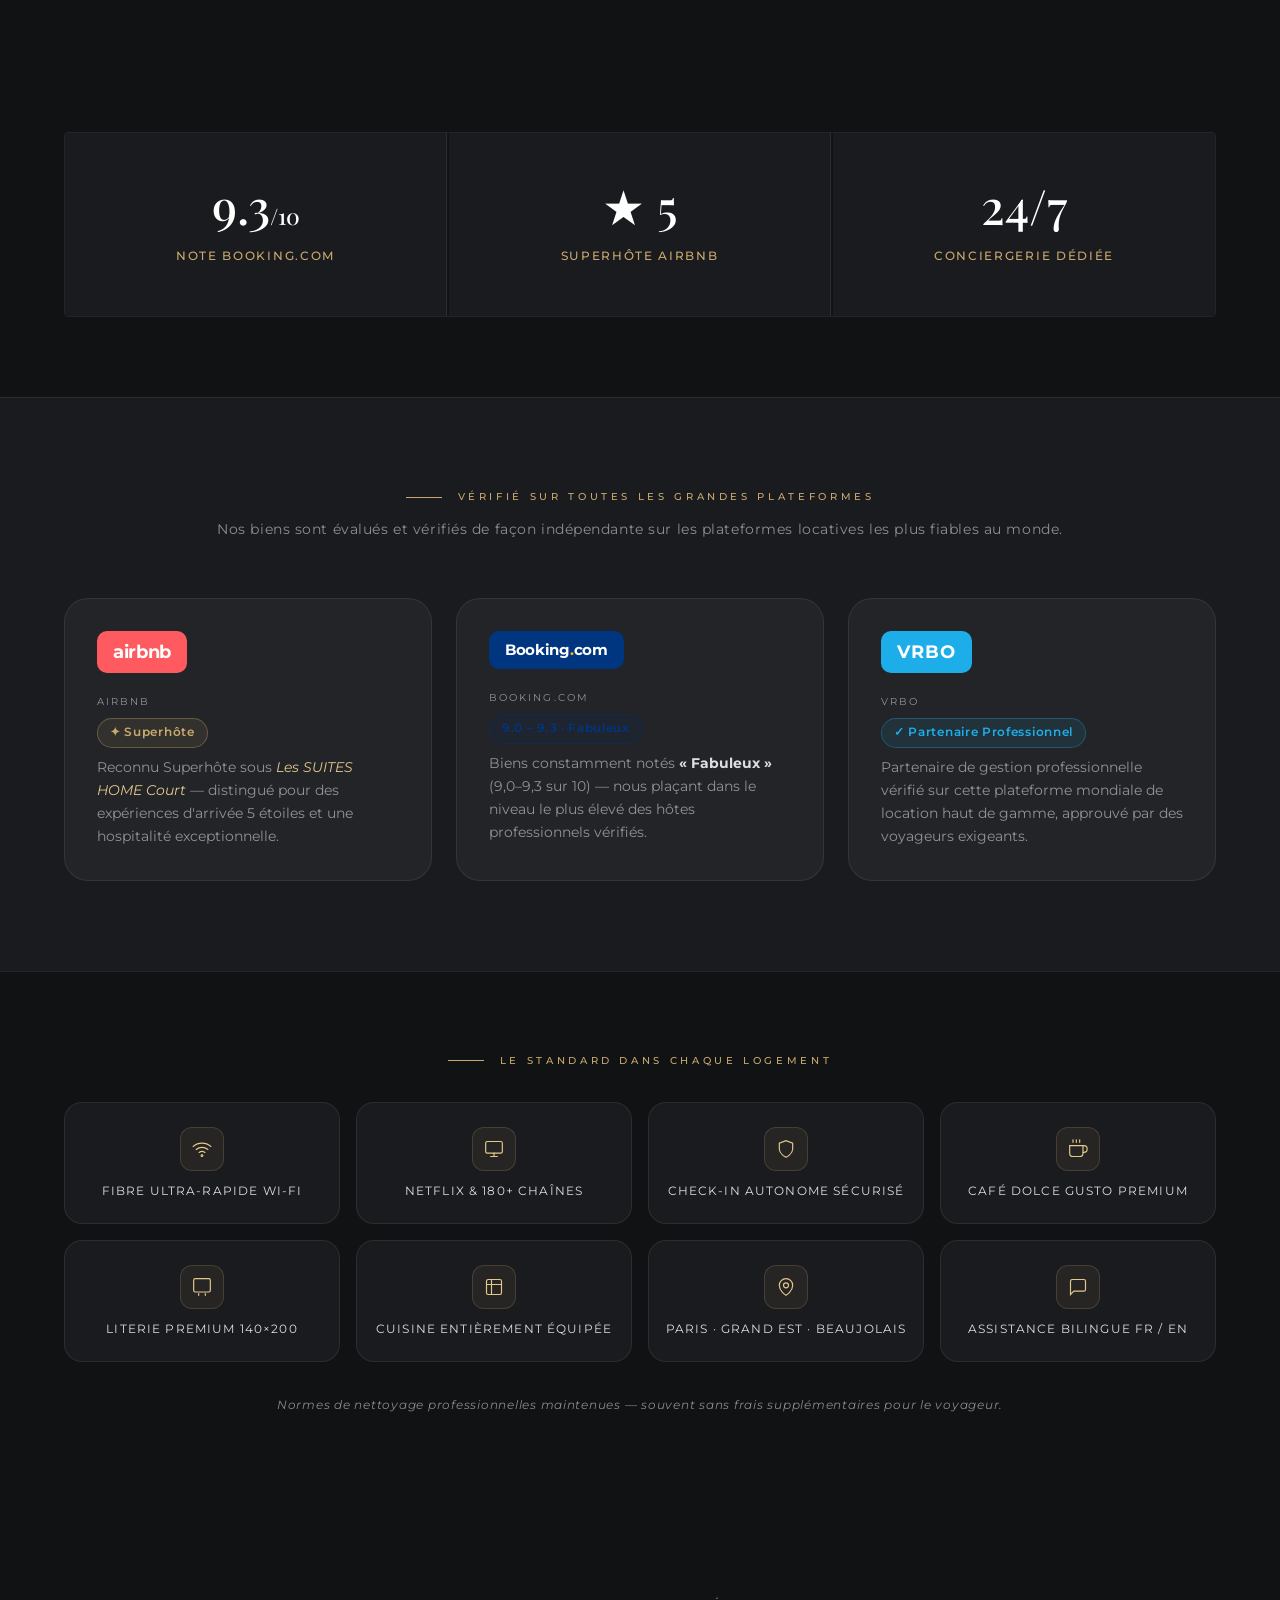
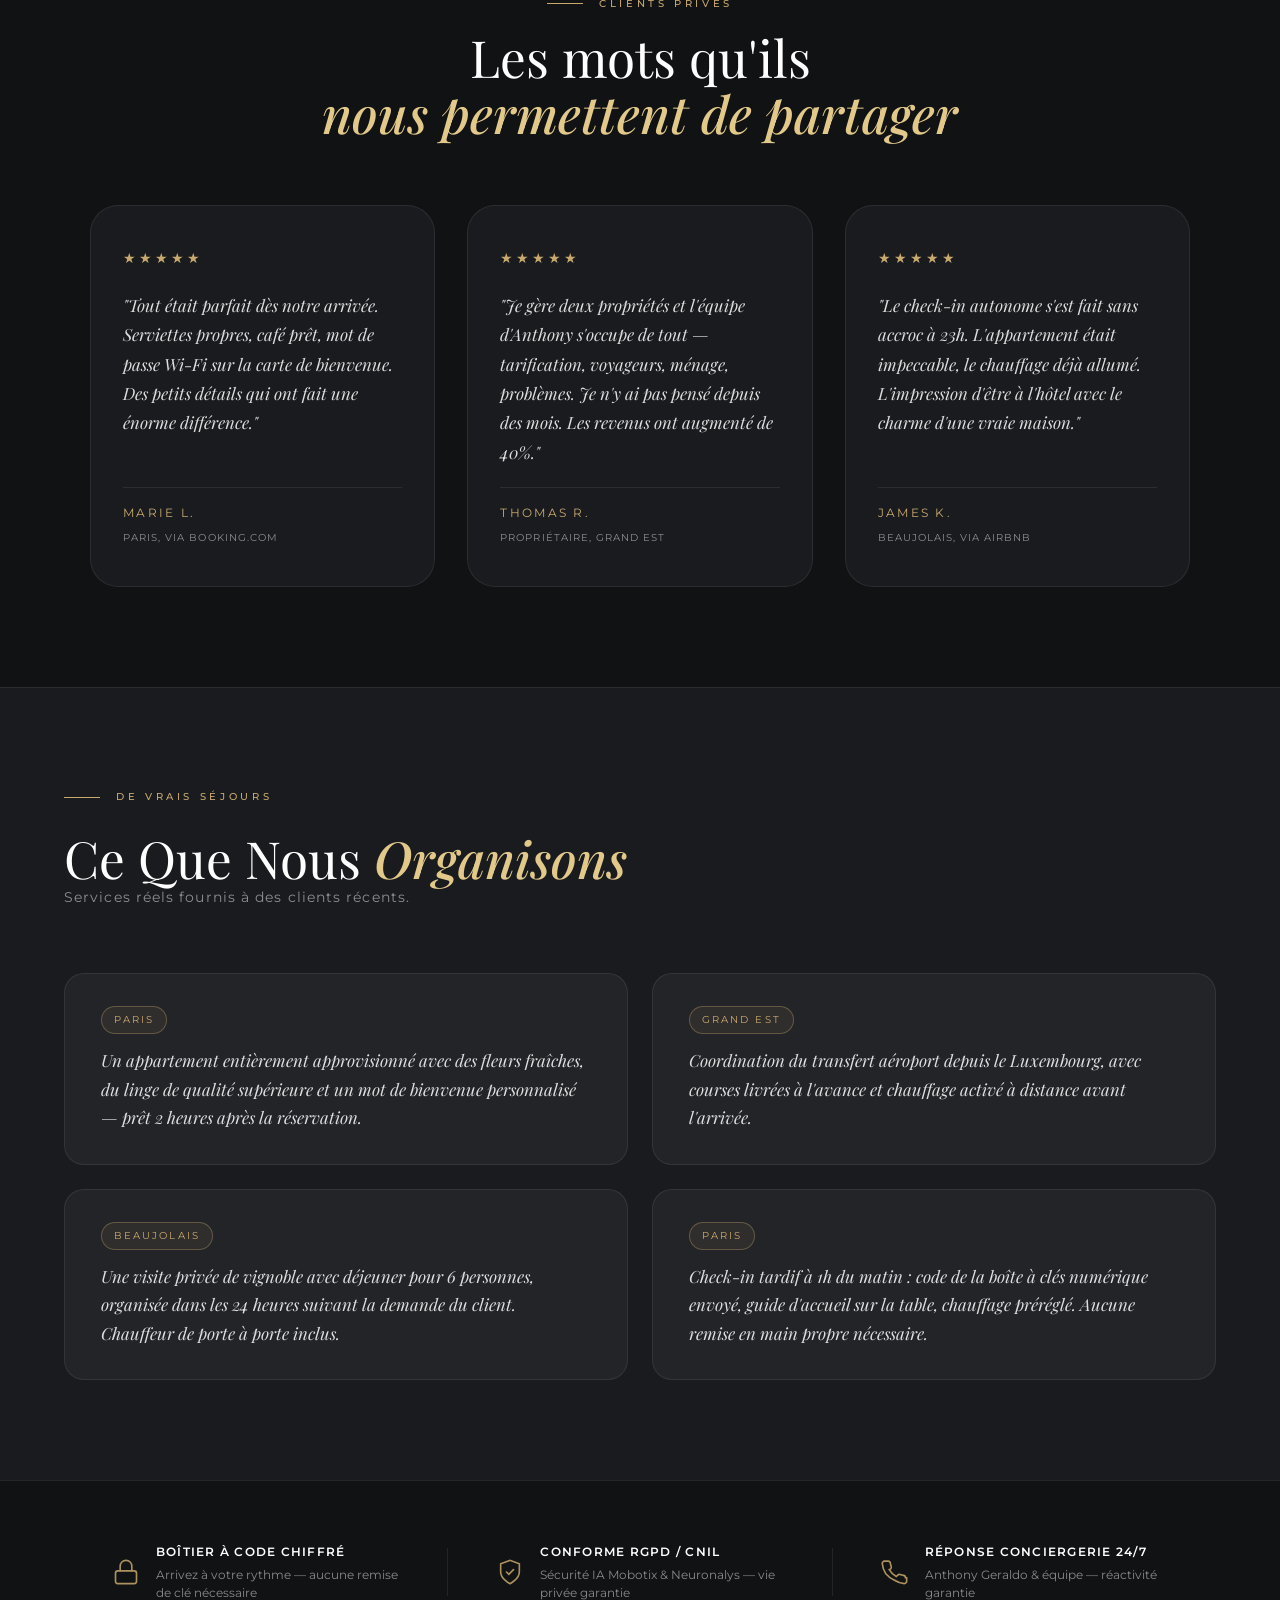
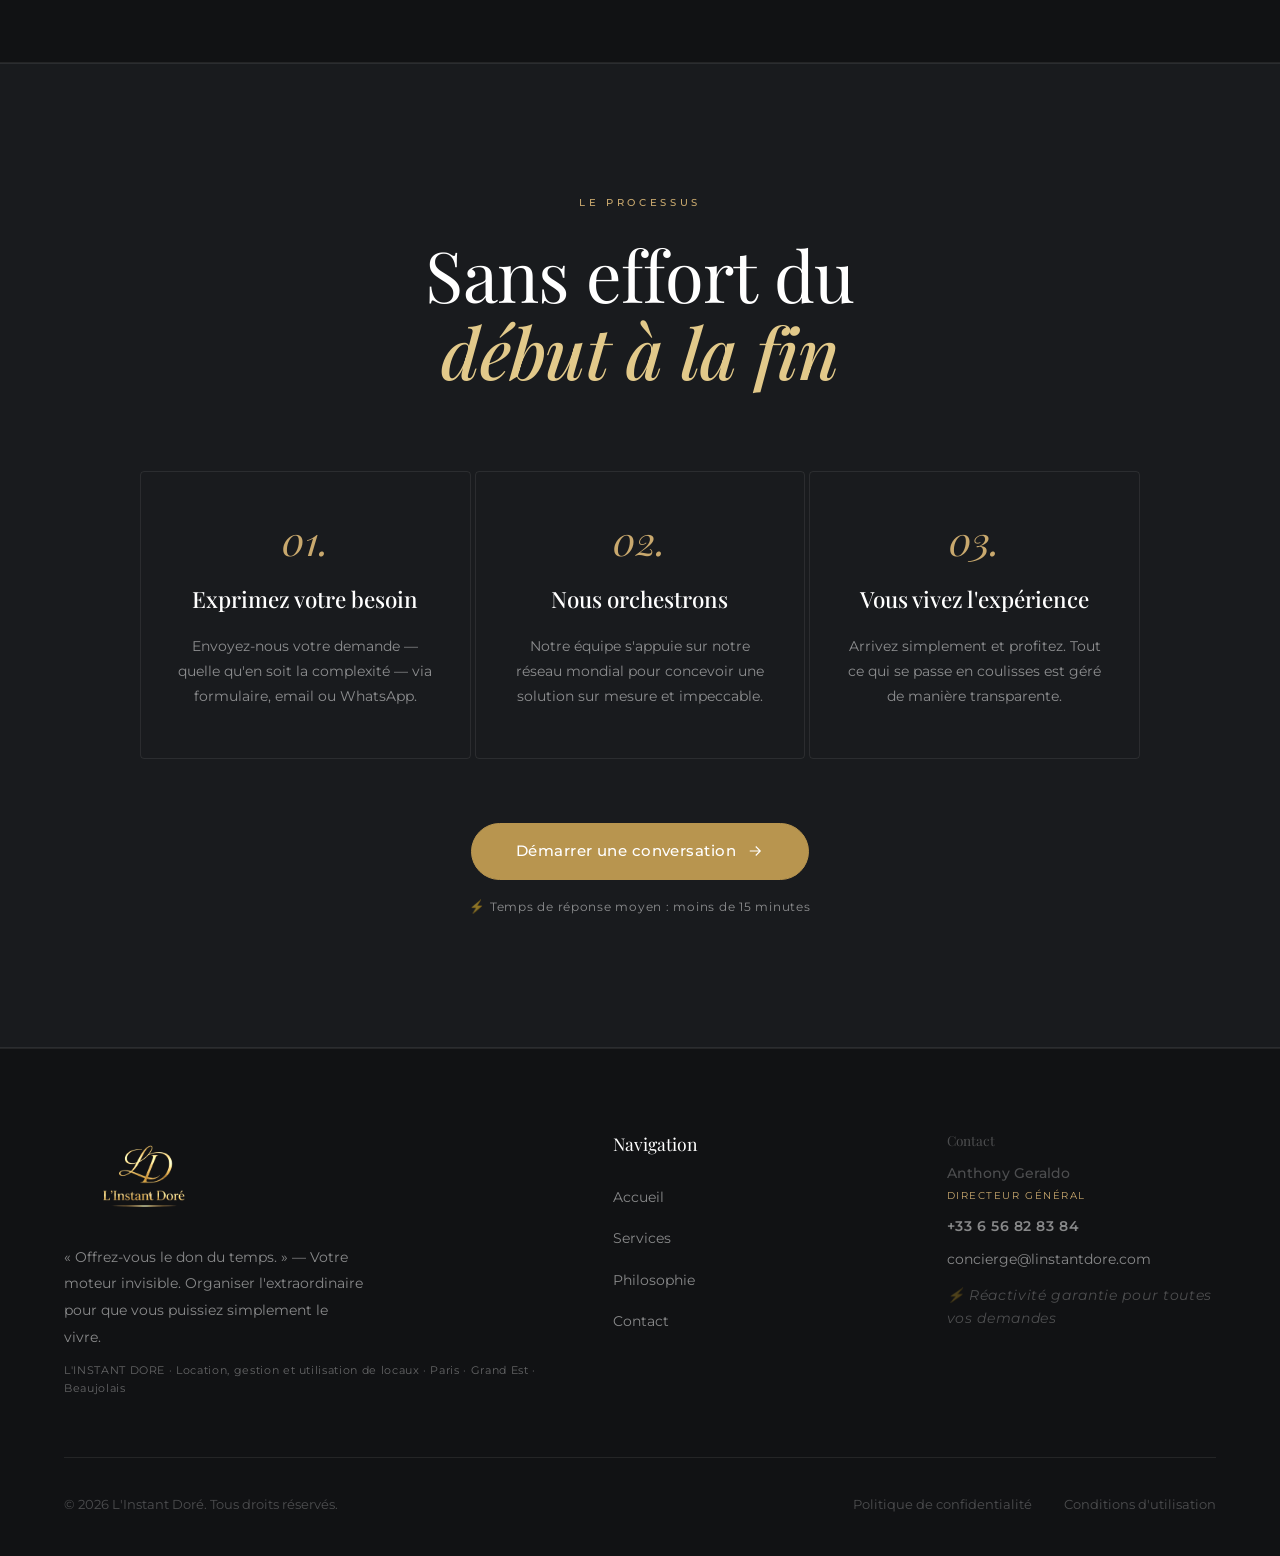
<file: index_fr.html>
<!DOCTYPE html>
<html lang="fr">
<head>
  <meta charset="UTF-8"/>
  <meta name="viewport" content="width=device-width, initial-scale=1.0"/>
  <title>L'Instant Doré | Conciergerie de Luxe & Expériences Sur Mesure</title>
  <meta name="description" content="Récupérez votre temps. L'Instant Doré est votre concierge privé pour vos voyages, événements exclusifs et gestion quotidienne. Disponible 24/7."/>
  <meta name="robots" content="index, follow"/>
  <link rel="stylesheet" href="style.css"/>
  <link rel="stylesheet" href="home.css"/>
</head>
<body class="page-home">

<!-- ══ NAVIGATION ══════════════════════════════════════ -->
<nav class="nav " id="nav" aria-label="Main navigation">
  <div class="container nav__inner">
    <a href="index.html" class="nav__logo" aria-label="L'Instant Doré Home">
      <img src="images/logo.png" alt="L'Instant Doré" class="nav__logo-img">
    </a>
    <ul class="nav__links">
      <li><a href="index_fr.html" class="active">Accueil</a></li>
      <li><a href="services_fr.html">Services</a></li>
      <li><a href="philosophy_fr.html">Philosophie</a></li>
      <li><a href="contact_fr.html">Contact</a></li>
    </ul>
    <div class="nav__right">
      <div class="nav__lang-dropdown">
      <div class="nav__lang-trigger">
        <span>FR</span>
        <svg viewBox="0 0 24 24"><path d="M7 10l5 5 5-5" stroke-linecap="round" stroke-linejoin="round"/></svg>
      </div>
      <div class="nav__lang-menu">
        <a href="index.html">English</a>
        <a href="index_fr.html" class="active">Français</a>
      </div>
    </div>
      <a href="https://wa.me/33656828384?text=Bonjour%2C%20je%20souhaite%20en%20savoir%20plus%20sur%20vos%20services." target="_blank" rel="noopener noreferrer" class="nav__cta">Démarrer une conversation</a>
    </div>
    <button class="nav__hamburger" id="hamburger" aria-label="Open menu" aria-expanded="false">
      <span></span><span></span><span></span>
    </button>
  </div>
</nav>

<!-- Mobile nav -->
<div class="nav__mobile" id="mobileNav" role="dialog" aria-label="Navigation menu">
  <a href="index.html">Home</a>
  <a href="services.html">Our Services</a>
  <a href="philosophy.html">Notre Philosophie</a>
  <a href="contact.html">Contact</a>
  <div class="nav__mobile-lang"><a href="index.html">English</a><span class="nav__mobile-lang-sep">/</span><a href="index_fr.html" class="active">Français</a></div>
  <a href="https://wa.me/33656828384?text=Bonjour%2C%20je%20souhaite%20en%20savoir%20plus%20sur%20vos%20services." target="_blank" rel="noopener noreferrer" class="nav__mobile-cta">Démarrer une conversation</a>
</div>

<!-- ══ HERO ══════════════════════════════════════════ -->
<header class="hero" id="home" aria-label="Introduction hero">
  <!-- Interactive Backgrounds — Paris only -->
  <div class="hero__media">
    <div class="hero-bg active" style="background-image: url('images/paris_eiffel_night.png');"></div>
    <div class="hero-bg" style="background-image: url('images/paris_marais.png');"></div>
    <div class="hero-bg" style="background-image: url('images/paris_saint_honore.png');"></div>
    <div class="hero-bg" style="background-image: url('images/paris_palace_hotel.png');"></div>
    <div class="hero__overlay"></div>
  </div>
  
  <div class="hero__content container text-center">
    <!-- The Interactive Mad-Lib Title -->
    <h1 class="hero__title hero-madlib">
      <span class="hero-static">Créez </span><br class="mobile-br">
      <span class="madlib-word" id="ml-action" data-idx="0">un accès exclusif</span><br class="desktop-br">
      <span class="hero-static">à </span><br class="mobile-br">
      <span class="hero-locale-wrap"><span class="madlib-word" id="ml-locale" data-idx="0">la Tour Eiffel</span>.</span>
    </h1>
    <p id="hero-explanation" style="font-family: var(--font-serif); font-size: 1.25rem; color: var(--gold); margin-bottom: 2.5rem; font-style: italic; min-height: 3.2em; max-width: 650px; margin-left: auto; margin-right: auto; line-height: 1.6;">Gestion locative haut de gamme à Paris, Grand Est &amp; Beaujolais.<br>Noté 9.3 sur Booking.com · Superhôte Airbnb.</p>
    <div class="hero__actions" style="margin-top: 3rem;">
      <a href="https://wa.me/33656828384?text=Bonjour%2C%20je%20souhaite%20en%20savoir%20plus%20sur%20vos%20services." target="_blank" rel="noopener noreferrer" class="btn btn--gold">Démarrer une conversation</a>
      <a href="#how-it-works" class="btn btn--outline">Comment ça marche</a>
    </div>
  </div>
  <div class="hero__scroll" aria-hidden="true">
    <div class="hero__scroll-line"></div>
  </div>
</header>

<!-- ══ MARQUEE STRIP ═══════════════════════════════════ -->
<div class="marquee-strip" aria-hidden="true">
  <div class="marquee-strip__track">
    <span>Paris</span><span class="dot">✦</span>
    <span>Grand Est</span><span class="dot">✦</span>
    <span>Beaujolais</span><span class="dot">✦</span>
    <span>Superhôte</span><span class="dot">✦</span>
    <span>9.3/10 Booking</span><span class="dot">✦</span>
    <span>Conciergerie 24/7</span><span class="dot">✦</span>
    <span>Paris</span><span class="dot">✦</span>
    <span>Grand Est</span><span class="dot">✦</span>
    <span>Beaujolais</span><span class="dot">✦</span>
    <span>Superhôte</span><span class="dot">✦</span>
    <span>9.3/10 Booking</span><span class="dot">✦</span>
    <span>Conciergerie 24/7</span><span class="dot">✦</span>
  </div>
</div>

<!-- ══ INTRO ═══════════════════════════════════════════ -->
<section class="intro-section" aria-label="Who we are">
  <div class="container intro-section__inner">
    <p class="section-eyebrow fade-up" style="justify-content:center; margin-bottom:1.5rem;">Conciergerie Privée</p>
    <h2 class="fade-up delay-1">L'art de bien vivre,<br/>sans l'effort.</h2>
    <p class="fade-up delay-2">Chez L'Instant Doré, nous pensons que votre atout le plus précieux est votre temps. Qu'il s'agisse d'une table de dernière minute dans un restaurant complet ou d'un itinéraire sur mesure d'un mois, nous agissons comme votre moteur invisible — gérant chaque détail pour que vous puissiez simplement vivre la vie à son apogée.</p>
    <a href="philosophy.html" class="btn btn--outline-gold fade-up delay-3" id="intro-philosophy-btn">
      Our Philosophy
      <svg class="btn-arrow" viewBox="0 0 24 24" fill="none" stroke="currentColor" stroke-width="1.5" aria-hidden="true"><path d="M5 12h14M13 6l6 6-6 6"/></svg>
    </a>
  </div>
</section>

<!-- ══ WHO WE SERVE ═══════════════════════════════ -->
<section class="dual-audience fade-up" aria-label="À qui nous nous adressons">
  <div class="container">
    <div class="dual-audience__grid">
      <div class="dual-audience__card">
        <div class="dual-audience__bg"><img src="images/paris_palace_hotel.png" alt="Pour les Propriétaires" loading="lazy"></div>
        <div class="dual-audience__overlay"></div>
        <div class="dual-audience__content">
          <p class="section-eyebrow" style="margin-bottom:1rem;">Pour les Propriétaires</p>
          <h3 class="dual-audience__title">Confiez-nous les clés.<br><em>Nous gérons le reste.</em></h3>
          <p class="dual-audience__body">Gestion locative complète : annonce, tarification, ménage, communication voyageurs, maintenance — 24/7.</p>
          <a href="https://wa.me/33656828384?text=Bonjour%2C%20je%20suis%20propri%C3%A9taire%20et%20je%20souhaite%20discuter%20de%20gestion." target="_blank" rel="noopener noreferrer" class="btn btn--gold" style="align-self:flex-start;">Parler à Anthony →</a>
        </div>
      </div>
      <div class="dual-audience__card">
        <div class="dual-audience__bg"><img src="images/dinner.png" alt="Pour les Voyageurs" loading="lazy"></div>
        <div class="dual-audience__overlay"></div>
        <div class="dual-audience__content">
          <p class="section-eyebrow" style="margin-bottom:1rem;">Pour les Voyageurs</p>
          <h3 class="dual-audience__title">Arrivez. Installez-vous.<br><em>Respirez.</em></h3>
          <p class="dual-audience__body">Équipements haut de gamme, check-in autonome sécurisé et un concierge dédié tout au long de votre séjour.</p>
          <a href="services.html" class="btn btn--outline-gold" style="align-self:flex-start;">Voir les Propriétés →</a>
        </div>
      </div>
    </div>
  </div>
</section>

<!-- ══ SERVICES GRID ════════════════════════════════════ -->
<section class="services-preview" aria-label="Our services">
  <div class="container">
    <div class="service-grid">
      <!-- Card 1 — Experiences -->
      <a href="services.html#experiences" class="service-card fade-up" id="home-experiences-card" aria-label="Expériences Exclusives">
        <div class="service-card__bg">
          <img src="images/dinner.png" alt="Michelin dining experience" loading="lazy"/>
        </div>
        <div class="service-card__content">
          <div class="service-card__icon">
            <svg viewBox="0 0 24 24" fill="none" stroke="currentColor" stroke-width="1.2" stroke-linecap="round"><path d="M3 2v7c0 1.1.9 2 2 2h4a2 2 0 0 0 2-2V2"/><path d="M7 2v20"/><path d="M21 15V2v0a5 5 0 0 0-5 5v6c0 1.1.9 2 2 2h3Zm0 0v7"/></svg>
          </div>
          <h3 class="service-card__title">Expériences Exclusives</h3>
          <p class="service-card__body">Dîners privés, accès culturel & sportif VIP, arrangements de chefs sur mesure.</p>
          <span class="service-card__link">
            Découvrir
            <svg viewBox="0 0 24 24" fill="none" stroke="currentColor" stroke-width="1.5"><path d="M5 12h14M13 6l6 6-6 6"/></svg>
          </span>
        </div>
      </a>

      <!-- Card 2 — Organisation -->
      <a href="services.html#organisation" class="service-card fade-up delay-1" id="home-organisation-card" aria-label="Organisation Impeccable">
        <div class="service-card__bg">
          <img src="images/car.png" alt="Private chauffeur" loading="lazy"/>
        </div>
        <div class="service-card__content">
          <div class="service-card__icon">
            <svg viewBox="0 0 24 24" fill="none" stroke="currentColor" stroke-width="1.2" stroke-linecap="round"><rect x="3" y="4" width="18" height="18" rx="2" ry="2"></rect><line x1="16" y1="2" x2="16" y2="6"/><line x1="8" y1="2" x2="8" y2="6"/><line x1="3" y1="10" x2="21" y2="10"/></svg>
          </div>
          <h3 class="service-card__title">Organisation Impeccable</h3>
          <p class="service-card__body">Coordination d'événements privés, gestion du style de vie et hospitalité d'entreprise.</p>
          <span class="service-card__link">
            Découvrir
            <svg viewBox="0 0 24 24" fill="none" stroke="currentColor" stroke-width="1.5"><path d="M5 12h14M13 6l6 6-6 6"/></svg>
          </span>
        </div>
      </a>

      <!-- Card 3 — Stays -->
      <a href="services.html#stays" class="service-card fade-up delay-2" id="home-stays-card" aria-label="Séjours & Voyages">
        <div class="service-card__bg">
          <img src="images/villa.png" alt="Luxury villa pool" loading="lazy"/>
        </div>
        <div class="service-card__content">
          <div class="service-card__icon">
            <svg viewBox="0 0 24 24" fill="none" stroke="currentColor" stroke-width="1.2" stroke-linecap="round"><path d="M17.8 19.2 16 11l3.5-3.5C21 6 21 4 21 4c-2 0-4 0-5.5 1.5L12 9 3.8 7.2c-.5-.1-.9.1-1.1.5-.2.4-.1.9.3 1.2l2.5 2.3-1 2.5c-.2.5-.1 1 .2 1.3.3.3.8.4 1.3.2l2.5-1 2.3 2.5c.3.4.8.4 1.2.3.4-.2.6-.6.5-1.1z"/></svg>
          </div>
          <h3 class="service-card__title">Séjours & Voyages</h3>
          <p class="service-card__body">Villas privées, locations d'aviation & de yachts, conception d'itinéraires sur mesure.</p>
          <span class="service-card__link">
            Découvrir
            <svg viewBox="0 0 24 24" fill="none" stroke="currentColor" stroke-width="1.5"><path d="M5 12h14M13 6l6 6-6 6"/></svg>
          </span>
        </div>
      </a>
    </div>

    <div class="section-cta fade-up">
      <a href="services.html" class="btn btn--outline-white" id="home-all-services-btn">
        Voir tous les services
        <svg class="btn-arrow" viewBox="0 0 24 24" fill="none" stroke="currentColor" stroke-width="1.5" aria-hidden="true"><path d="M5 12h14M13 6l6 6-6 6"/></svg>
      </a>
    </div>
  </div>
</section>

<!-- ══ STATS ═══════════════════════════════════════════ -->
<section class="stats-row" aria-label="Our credentials">
  <div class="container">
    <div class="stats-row__inner">
      <div class="stat-item fade-up">
        <span class="stat-item__num">9.3<span style="font-size:1.4rem">/10</span></span>
        <span class="stat-item__label">Note Booking.com</span>
      </div>
      <div class="stat-item fade-up delay-1">
        <span class="stat-item__num">★ 5</span>
        <span class="stat-item__label">Superhôte Airbnb</span>
      </div>
      <div class="stat-item fade-up delay-2">
        <span class="stat-item__num">24/7</span>
        <span class="stat-item__label">Conciergerie Dédiée</span>
      </div>
    </div>
  </div>
</section>

<!-- ══ CERTIFICATIONS PLATEFORMES ══════════════════════════ -->
<section class="platform-certs fade-up" aria-label="Certifications plateformes">
  <div class="container">
    <p class="section-eyebrow" style="justify-content:center; margin-bottom:0.75rem;">Vérifié sur toutes les grandes plateformes</p>
    <p class="platform-certs__sub">Nos biens sont évalués et vérifiés de façon indépendante sur les plateformes locatives les plus fiables au monde.</p>
    <div class="platform-certs__grid">

      <div class="cert-card fade-up delay-1">
        <span class="cert-logo cert-logo--airbnb">airbnb</span>
        <div class="cert-card__body">
          <span class="cert-card__platform">Airbnb</span>
          <span class="cert-card__badge">✦ Superhôte</span>
          <p class="cert-card__desc">Reconnu Superhôte sous <em>Les SUITES HOME Court</em> — distingué pour des expériences d'arrivée 5 étoiles et une hospitalité exceptionnelle.</p>
        </div>
      </div>

      <div class="cert-card fade-up delay-2">
        <span class="cert-logo cert-logo--booking">Booking<span style="color:#FFB700;">.</span>com</span>
        <div class="cert-card__body">
          <span class="cert-card__platform">Booking.com</span>
          <span class="cert-card__badge" style="color:#003580; background:rgba(0,53,128,0.1); border-color:rgba(0,53,128,0.3);">9.0 – 9.3 · Fabuleux</span>
          <p class="cert-card__desc">Biens constamment notés <strong>« Fabuleux »</strong> (9,0–9,3 sur 10) — nous plaçant dans le niveau le plus élevé des hôtes professionnels vérifiés.</p>
        </div>
      </div>

      <div class="cert-card fade-up delay-3">
        <span class="cert-logo cert-logo--vrbo">VRBO</span>
        <div class="cert-card__body">
          <span class="cert-card__platform">VRBO</span>
          <span class="cert-card__badge" style="color:#1DAEE9; background:rgba(29,174,233,0.1); border-color:rgba(29,174,233,0.3);">&#10003; Partenaire Professionnel</span>
          <p class="cert-card__desc">Partenaire de gestion professionnelle vérifié sur cette plateforme mondiale de location haut de gamme, approuvé par des voyageurs exigeants.</p>
        </div>
      </div>

    </div>
  </div>
</section>

<!-- ══ STANDARD LOGEMENTS ═════════════════════════════ -->
<section class="amenities-section fade-up" aria-label="Équipements standard">
  <div class="container">
    <p class="section-eyebrow" style="justify-content:center; margin-bottom:2rem;">Le Standard dans Chaque Logement</p>
    <div class="amenities-grid">
      <div class="amenity-item">
        <div class="amenity-item__icon">
          <svg viewBox="0 0 24 24" fill="none" stroke="currentColor" stroke-width="1.4" stroke-linecap="round"><path d="M5 12.55a11 11 0 0 1 14.08 0"/><path d="M1.42 9a16 16 0 0 1 21.16 0"/><path d="M8.53 16.11a6 6 0 0 1 6.95 0"/><circle cx="12" cy="20" r="1"/></svg>
        </div>
        <span class="amenity-item__label">Fibre Ultra-Rapide Wi-Fi</span>
      </div>
      <div class="amenity-item">
        <div class="amenity-item__icon">
          <svg viewBox="0 0 24 24" fill="none" stroke="currentColor" stroke-width="1.4" stroke-linecap="round"><rect x="2" y="3" width="20" height="14" rx="2"/><line x1="8" y1="21" x2="16" y2="21"/><line x1="12" y1="17" x2="12" y2="21"/></svg>
        </div>
        <span class="amenity-item__label">Netflix &amp; 180+ Chaînes</span>
      </div>
      <div class="amenity-item">
        <div class="amenity-item__icon">
          <svg viewBox="0 0 24 24" fill="none" stroke="currentColor" stroke-width="1.4" stroke-linecap="round"><path d="M12 22s8-4 8-10V5l-8-3-8 3v7c0 6 8 10 8 10z"/></svg>
        </div>
        <span class="amenity-item__label">Check-In Autonome Sécurisé</span>
      </div>
      <div class="amenity-item">
        <div class="amenity-item__icon">
          <svg viewBox="0 0 24 24" fill="none" stroke="currentColor" stroke-width="1.4" stroke-linecap="round"><path d="M18 8h1a4 4 0 0 1 0 8h-1"/><path d="M2 8h16v9a4 4 0 0 1-4 4H6a4 4 0 0 1-4-4V8z"/><line x1="6" y1="1" x2="6" y2="4"/><line x1="10" y1="1" x2="10" y2="4"/><line x1="14" y1="1" x2="14" y2="4"/></svg>
        </div>
        <span class="amenity-item__label">Café Dolce Gusto Premium</span>
      </div>
      <div class="amenity-item">
        <div class="amenity-item__icon">
          <svg viewBox="0 0 24 24" fill="none" stroke="currentColor" stroke-width="1.4" stroke-linecap="round"><path d="M2 4a2 2 0 0 1 2-2h16a2 2 0 0 1 2 2v12a2 2 0 0 1-2 2H4a2 2 0 0 1-2-2V4z"/><path d="M8 22v-2"/><path d="M16 22v-2"/></svg>
        </div>
        <span class="amenity-item__label">Literie Premium 140×200</span>
      </div>
      <div class="amenity-item">
        <div class="amenity-item__icon">
          <svg viewBox="0 0 24 24" fill="none" stroke="currentColor" stroke-width="1.4" stroke-linecap="round"><path d="M9 3H5a2 2 0 0 0-2 2v4m6-6h10a2 2 0 0 1 2 2v4M9 3v18m0 0h10a2 2 0 0 0 2-2V9M9 21H5a2 2 0 0 1-2-2V9m0 0h18"/></svg>
        </div>
        <span class="amenity-item__label">Cuisine Entièrement Équipée</span>
      </div>
      <div class="amenity-item">
        <div class="amenity-item__icon">
          <svg viewBox="0 0 24 24" fill="none" stroke="currentColor" stroke-width="1.4" stroke-linecap="round"><path d="M12 22s-8-4.5-8-11.8A8 8 0 0 1 12 2a8 8 0 0 1 8 8.2c0 7.3-8 11.8-8 11.8z"/><circle cx="12" cy="10" r="3"/></svg>
        </div>
        <span class="amenity-item__label">Paris · Grand Est · Beaujolais</span>
      </div>
      <div class="amenity-item">
        <div class="amenity-item__icon">
          <svg viewBox="0 0 24 24" fill="none" stroke="currentColor" stroke-width="1.4" stroke-linecap="round"><path d="M21 15a2 2 0 0 1-2 2H7l-4 4V5a2 2 0 0 1 2-2h14a2 2 0 0 1 2 2z"/></svg>
        </div>
        <span class="amenity-item__label">Assistance Bilingue FR / EN</span>
      </div>
    </div>
    <p class="amenities-note">Normes de nettoyage professionnelles maintenues — souvent sans frais supplémentaires pour le voyageur.</p>
  </div>
</section>

<section class="testimonials fade-up" aria-label="Client Testimonials">
  <div class="container testimonials__inner">
    <p class="section-eyebrow" style="justify-content:center; margin-bottom:1rem;">Clients Privés</p>
    <h2 class="section-title section-title--md" style="text-align:center; margin-bottom:4rem;">Les mots qu'ils<br><em>nous permettent de partager</em></h2>
    <div class="testimonials-grid">
      <div class="testimonial-card fade-up delay-1">
        <div class="testimonial-stars">★★★★★</div>
        <p class="testimonial-quote">"Tout était parfait dès notre arrivée. Serviettes propres, café prêt, mot de passe Wi-Fi sur la carte de bienvenue. Des petits détails qui ont fait une énorme différence."</p>
        <div class="testimonial-author">
          Marie L.
          <span>Paris, via Booking.com</span>
        </div>
      </div>
      <div class="testimonial-card fade-up delay-2">
        <div class="testimonial-stars">★★★★★</div>
        <p class="testimonial-quote">"Je gère deux propriétés et l'équipe d'Anthony s'occupe de tout — tarification, voyageurs, ménage, problèmes. Je n'y ai pas pensé depuis des mois. Les revenus ont augmenté de 40%."</p>
        <div class="testimonial-author">
          Thomas R.
          <span>Propriétaire, Grand Est</span>
        </div>
      </div>
      <div class="testimonial-card fade-up delay-3">
        <div class="testimonial-stars">★★★★★</div>
        <p class="testimonial-quote">"Le check-in autonome s'est fait sans accroc à 23h. L'appartement était impeccable, le chauffage déjà allumé. L'impression d'être à l'hôtel avec le charme d'une vraie maison."</p>
        <div class="testimonial-author">
          James K.
          <span>Beaujolais, via Airbnb</span>
        </div>
      </div>
    </div>
  </div>
</section>

<!-- ══ RECENT MOMENTS ══════════════════════════════════════ -->
<!-- ══ WHAT WE ARRANGE ═══════════════════════ -->
<section class="recent-moments" aria-label="Ce que nous organisons">
  <div class="container">
    <div class="recent-moments__header fade-up">
      <p class="section-eyebrow">De Vrais Séjours</p>
      <h2 class="section-title section-title--md">Ce Que Nous <em>Organisons</em></h2>
      <p style="color:var(--muted); font-size:0.85rem; letter-spacing:0.08em;">Services réels fournis à des clients récents.</p>
    </div>
    <div class="moments-grid">
      <div class="moment-item fade-up">
        <span class="moment-tag">Paris</span>
        <p class="moment-text">Un appartement entièrement approvisionné avec des fleurs fraîches, du linge de qualité supérieure et un mot de bienvenue personnalisé — prêt 2 heures après la réservation.</p>
      </div>
      <div class="moment-item fade-up delay-1">
        <span class="moment-tag">Grand Est</span>
        <p class="moment-text">Coordination du transfert aéroport depuis le Luxembourg, avec courses livrées à l'avance et chauffage activé à distance avant l'arrivée.</p>
      </div>
      <div class="moment-item fade-up delay-2">
        <span class="moment-tag">Beaujolais</span>
        <p class="moment-text">Une visite privée de vignoble avec déjeuner pour 6 personnes, organisée dans les 24 heures suivant la demande du client. Chauffeur de porte à porte inclus.</p>
      </div>
      <div class="moment-item fade-up delay-3">
        <span class="moment-tag">Paris</span>
        <p class="moment-text">Check-in tardif à 1h du matin : code de la boîte à clés numérique envoyé, guide d'accueil sur la table, chauffage préréglé. Aucune remise en main propre nécessaire.</p>
      </div>
    </div>
  </div>
</section>

<!-- ══ BANDEAU SÉCURITÉ ═════════════════════════════════ -->
<section class="security-strip fade-up" aria-label="Sécurité et technologie">
  <div class="container">
    <div class="security-strip__inner">
      <div class="security-item">
        <svg viewBox="0 0 24 24" fill="none" stroke="currentColor" stroke-width="1.4" stroke-linecap="round" aria-hidden="true"><rect x="3" y="11" width="18" height="11" rx="2" ry="2"/><path d="M7 11V7a5 5 0 0 1 10 0v4"/></svg>
        <div>
          <span class="security-item__title">Boîtier à Code Chiffré</span>
          <span class="security-item__sub">Arrivez à votre rythme — aucune remise de clé nécessaire</span>
        </div>
      </div>
      <div class="security-sep"></div>
      <div class="security-item">
        <svg viewBox="0 0 24 24" fill="none" stroke="currentColor" stroke-width="1.4" stroke-linecap="round" aria-hidden="true"><path d="M12 22s8-4 8-10V5l-8-3-8 3v7c0 6 8 10 8 10z"/><path d="M9 12l2 2 4-4"/></svg>
        <div>
          <span class="security-item__title">Conforme RGPD / CNIL</span>
          <span class="security-item__sub">Sécurité IA Mobotix &amp; Neuronalys — vie privée garantie</span>
        </div>
      </div>
      <div class="security-sep"></div>
      <div class="security-item">
        <svg viewBox="0 0 24 24" fill="none" stroke="currentColor" stroke-width="1.4" stroke-linecap="round" aria-hidden="true"><path d="M22 16.92v3a2 2 0 0 1-2.18 2 19.79 19.79 0 0 1-8.63-3.07A19.5 19.5 0 0 1 4.13 13.5 19.79 19.79 0 0 1 1.06 4.87 2 2 0 0 1 3 2.69h3a2 2 0 0 1 2 1.72c.127.96.361 1.903.7 2.81a2 2 0 0 1-.45 2.11L7.09 9.91a16 16 0 0 0 5.99 5.99l1.27-1.27a2 2 0 0 1 2.11-.45c.907.339 1.85.573 2.81.7A2 2 0 0 1 21 16.92z"/></svg>
        <div>
          <span class="security-item__title">Réponse Conciergerie 24/7</span>
          <span class="security-item__sub">Anthony Geraldo &amp; équipe — réactivité garantie</span>
        </div>
      </div>
    </div>
  </div>
</section>

<!-- ══ HOW IT WORKS ═════════════════════════════════════ -->
<section class="how-it-works" id="how-it-works" aria-label="How it works">
  <div class="container">
    <div class="how-it-works__header fade-up">
      <p class="section-eyebrow">Le Processus</p>
      <h2 class="section-title section-title--lg">Sans effort du<br/><em>début à la fin</em></h2>
    </div>
    <div class="steps-grid">
      <div class="step fade-up delay-1">
        <span class="step__num">01.</span>
        <h3 class="step__title">Exprimez votre besoin</h3>
        <p class="step__body">Envoyez-nous votre demande — quelle qu'en soit la complexité — via formulaire, email ou WhatsApp.</p>
      </div>
      <div class="step fade-up delay-2">
        <span class="step__num">02.</span>
        <h3 class="step__title">Nous orchestrons</h3>
        <p class="step__body">Notre équipe s'appuie sur notre réseau mondial pour concevoir une solution sur mesure et impeccable.</p>
      </div>
      <div class="step fade-up delay-3">
        <span class="step__num">03.</span>
        <h3 class="step__title">Vous vivez l'expérience</h3>
        <p class="step__body">Arrivez simplement et profitez. Tout ce qui se passe en coulisses est géré de manière transparente.</p>
      </div>
    </div>
    <div class="how-it-works__cta fade-up">
      <a href="https://wa.me/33656828384?text=Bonjour%2C%20je%20souhaite%20d%C3%A9marrer." target="_blank" rel="noopener noreferrer" class="btn btn--gold" id="hiw-contact-btn">
        Démarrer une conversation
        <svg class="btn-arrow" viewBox="0 0 24 24" fill="none" stroke="currentColor" stroke-width="1.5" aria-hidden="true"><path d="M5 12h14M13 6l6 6-6 6"/></svg>
      </a>
      <p style="color:var(--muted); font-size:0.78rem; letter-spacing:0.06em; margin-top:1rem;">⚡ Temps de réponse moyen : moins de 15 minutes</p>
    </div>
  </div>
</section>

<!-- ══ FOOTER ══════════════════════════════════════════ -->
<footer class="footer" aria-label="Site footer">
  <div class="container">
    <div class="footer__inner">
      <div class="footer__brand">
        <a href="index_fr.html" class="nav__logo" style="margin-bottom:1rem;">
          <img src="images/logo.png" alt="L'Instant Doré" class="nav__logo-img">
        </a>
        <p class="footer__tagline">« Offrez-vous le don du temps. » — Votre moteur invisible. Organiser l'extraordinaire pour que vous puissiez simplement le vivre.</p>
        <p class="footer__legal-info">L'INSTANT DORE · Location, gestion et utilisation de locaux · Paris · Grand Est · Beaujolais</p>
      </div>
      <div>
        <p class="footer__col-title">Navigation</p>
        <ul class="footer__links">
          <li><a href="index_fr.html">Accueil</a></li>
          <li><a href="services_fr.html">Services</a></li>
          <li><a href="philosophy_fr.html">Philosophie</a></li>
          <li><a href="contact_fr.html">Contact</a></li>
        </ul>
      </div>
      <div class="footer__contact">
        <p class="footer__col-title">Contact</p>
        <p class="footer__director">Anthony Geraldo<span>Directeur Général</span></p>
        <a href="tel:+33656828384" class="footer__phone">+33 6 56 82 83 84</a>
        <a href="mailto:concierge@linstantdore.com">concierge@linstantdore.com</a>
        <p class="footer__response">⚡ Réactivité garantie pour toutes vos demandes</p>
      </div>
    </div>
    <div class="footer__bottom">
      <p class="footer__copy">© 2026 L'Instant Doré. Tous droits réservés.</p>
      <div class="footer__legal">
        <a href="#">Politique de confidentialité</a>
        <a href="#">Conditions d'utilisation</a>
      </div>
    </div>
  </div>
</footer>

<!-- WhatsApp FAB (desktop) -->
<a href="https://wa.me/33656828384?text=Bonjour%2C%20je%20souhaite%20en%20savoir%20plus%20sur%20vos%20services." class="whatsapp-fab" target="_blank" rel="noopener noreferrer" aria-label="Chat on WhatsApp">
  <svg viewBox="0 0 24 24" fill="white" xmlns="http://www.w3.org/2000/svg" aria-hidden="true">
    <path d="M17.472 14.382c-.297-.149-1.758-.867-2.03-.967-.273-.099-.471-.148-.67.15-.197.297-.767.966-.94 1.164-.173.199-.347.223-.644.075-.297-.15-1.255-.463-2.39-1.475-.883-.788-1.48-1.761-1.653-2.059-.173-.297-.018-.458.13-.606.134-.133.298-.347.446-.52.149-.174.198-.298.298-.497.099-.198.05-.371-.025-.52-.075-.149-.669-1.612-.916-2.207-.242-.579-.487-.5-.669-.51-.173-.008-.371-.01-.57-.01-.198 0-.52.074-.792.372-.272.297-1.04 1.016-1.04 2.479 0 1.462 1.065 2.875 1.213 3.074.149.198 2.096 3.2 5.077 4.487.709.306 1.262.489 1.694.625.712.227 1.36.195 1.871.118.571-.085 1.758-.719 2.006-1.413.248-.694.248-1.289.173-1.413-.074-.124-.272-.198-.57-.347m-5.421 7.403h-.004a9.87 9.87 0 0 1-5.031-1.378l-.361-.214-3.741.982.998-3.648-.235-.374a9.86 9.86 0 0 1-1.51-5.26c.001-5.45 4.436-9.884 9.888-9.884 2.64 0 5.122 1.03 6.988 2.898a9.825 9.825 0 0 1 2.893 6.994c-.003 5.45-4.437 9.884-9.885 9.884m8.413-18.297A11.815 11.815 0 0 0 12.05 0C5.495 0 .16 5.335.157 11.892c0 2.096.547 4.142 1.588 5.945L.057 24l6.305-1.654a11.882 11.882 0 0 0 5.683 1.448h.005c6.554 0 11.89-5.335 11.893-11.893a11.821 11.821 0 0 0-3.48-8.413z"/>
  </svg>
</a>

<!-- Mobile sticky bar -->
<div class="mobile-bar" role="navigation" aria-label="Quick actions">
  <a href="https://wa.me/33656828384?text=Bonjour%2C%20je%20souhaite%20en%20savoir%20plus%20sur%20vos%20services." class="mobile-bar__request" target="_blank" rel="noopener noreferrer" id="mobile-request-btn">WhatsApp Anthony</a>
  <a href="tel:+33656828384" class="mobile-bar__whatsapp" id="mobile-whatsapp-btn">Appeler</a>
</div>

<script src="app.js"></script>
</body>
</html>
</file>
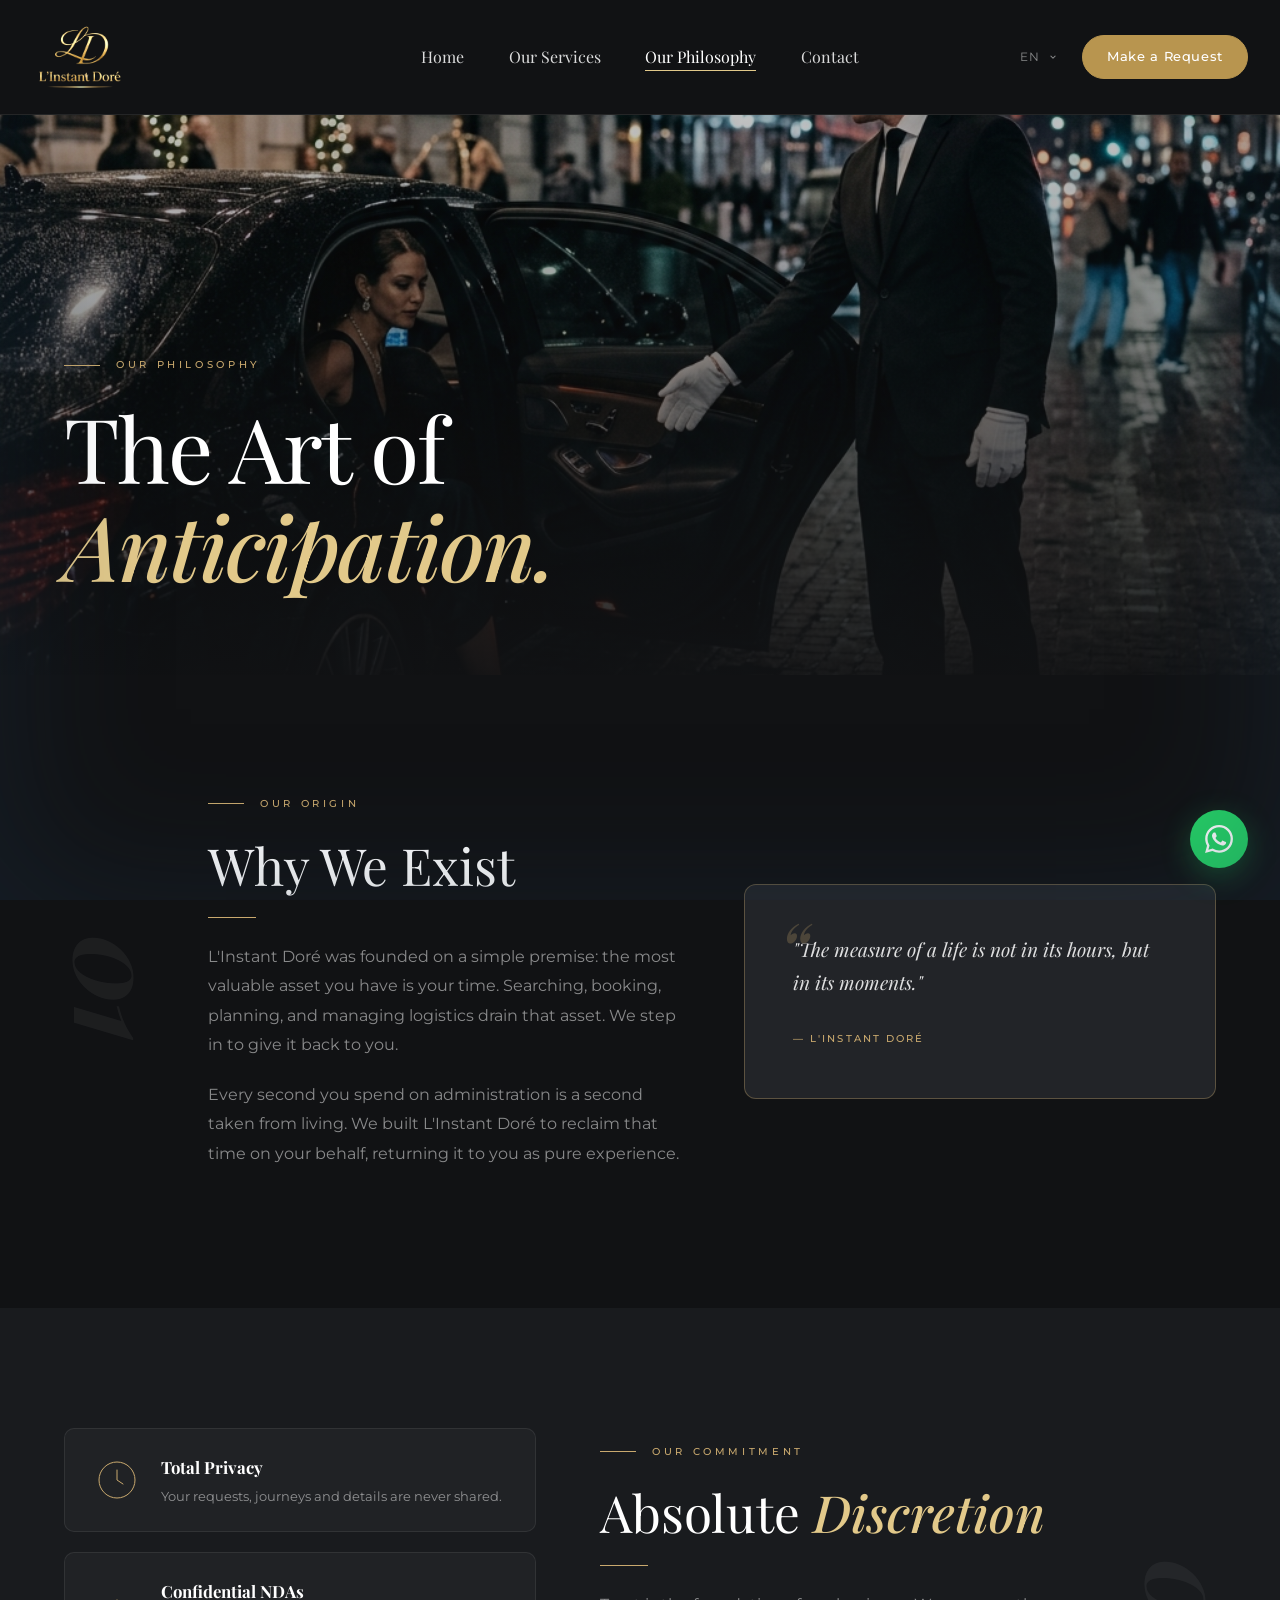
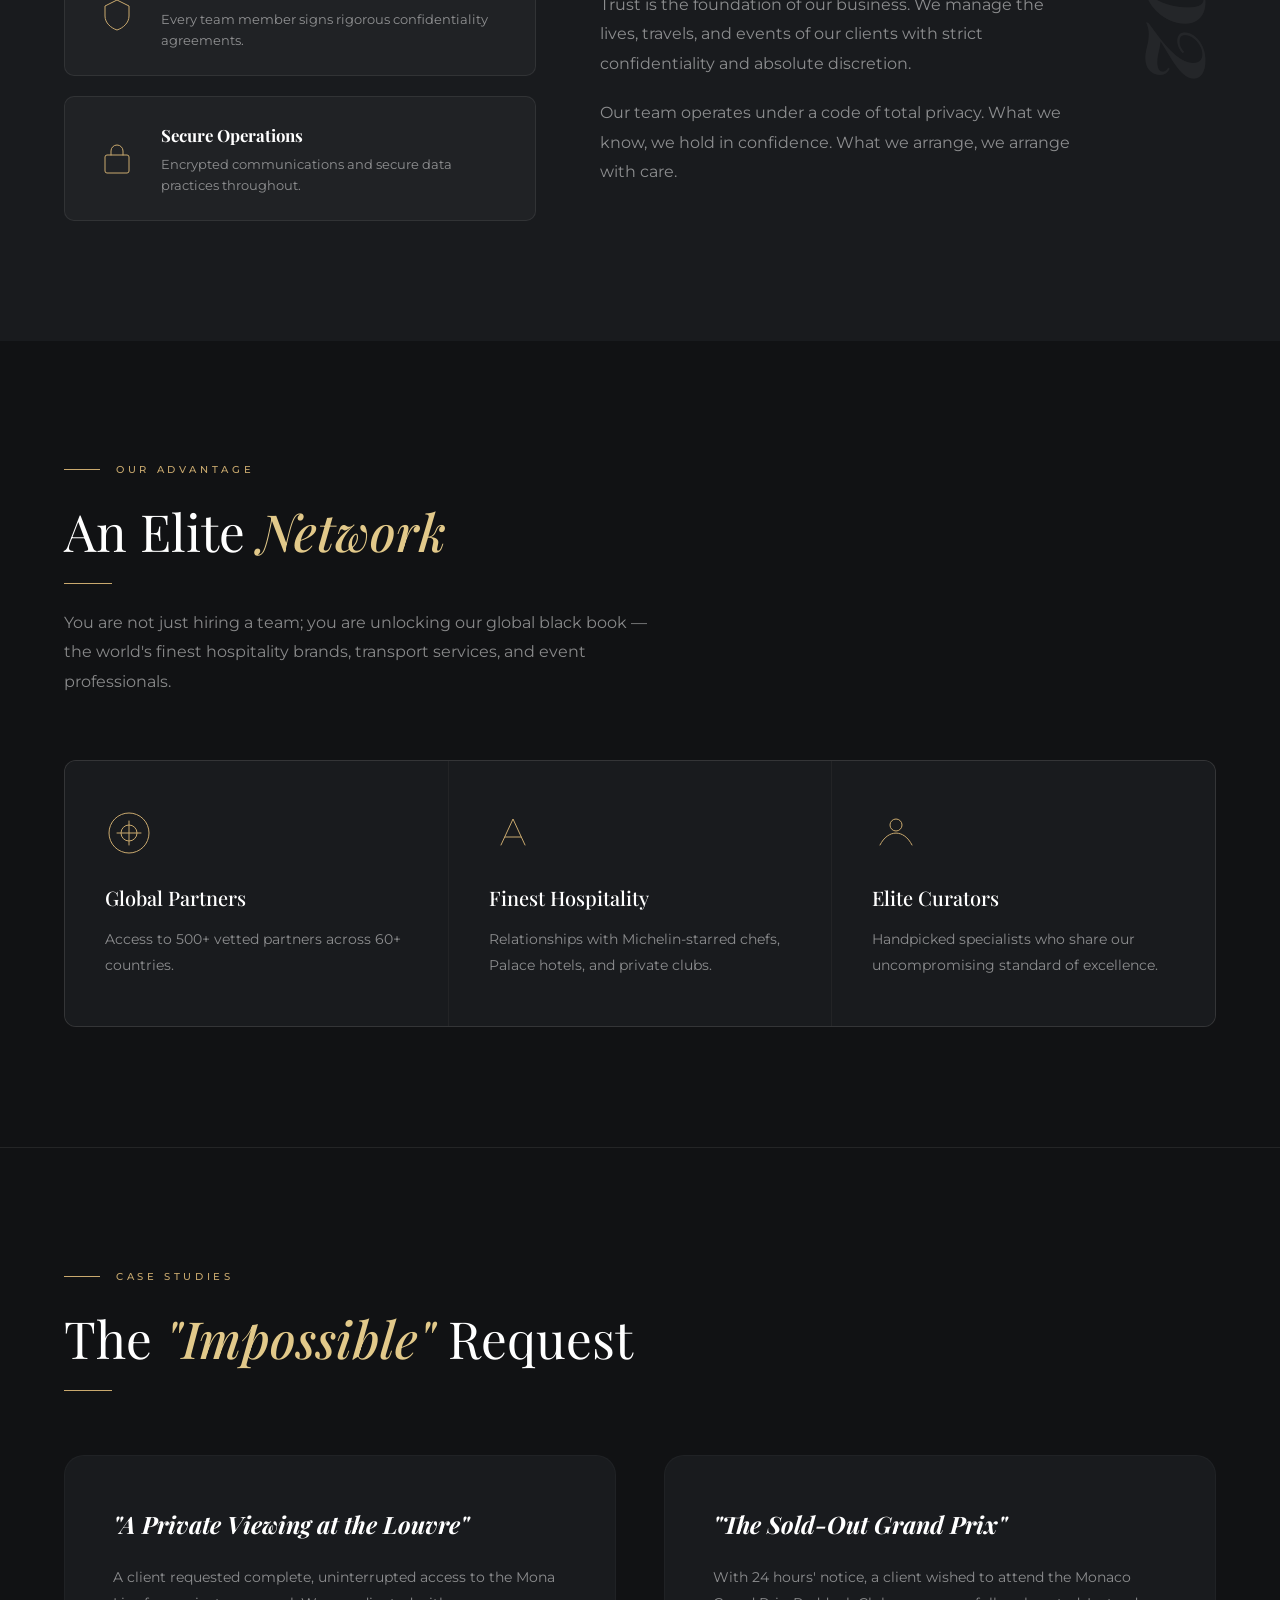
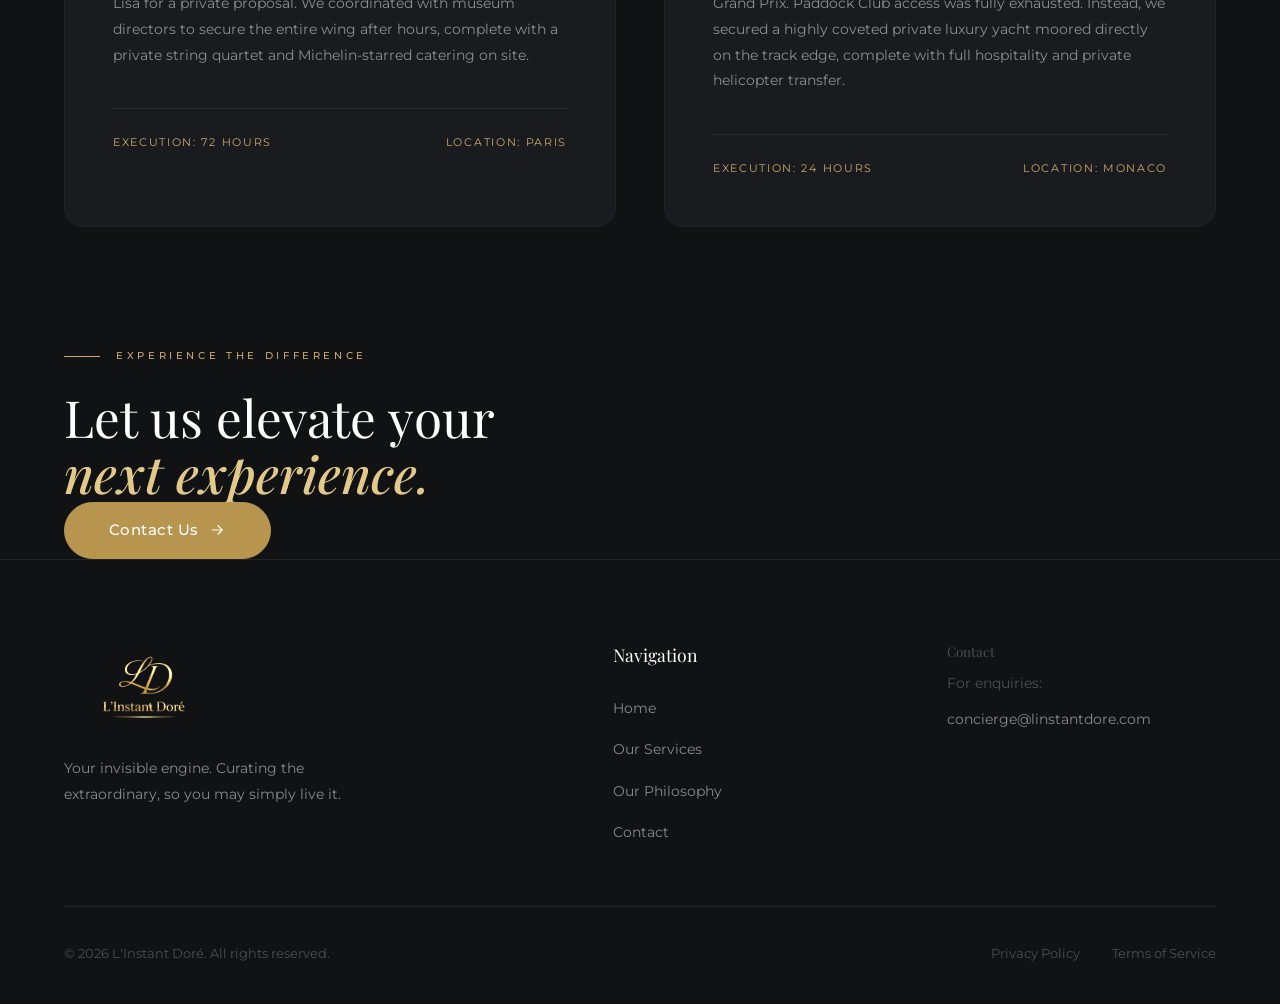
<file: philosophy.html>
<!DOCTYPE html>
<html lang="en">
<head>
  <meta charset="UTF-8"/>
  <meta name="viewport" content="width=device-width, initial-scale=1.0"/>
  <title>About L'Instant Doré | The Art of Premium Concierge</title>
  <meta name="description" content="Learn about L'Instant Doré's commitment to discretion, excellence, and saving you time through our elite network."/>
  <link rel="stylesheet" href="style.css"/>
  <link rel="stylesheet" href="philosophy.css"/>
</head>
<body>

<!-- ══ NAVIGATION ══════════════════════════════════════ -->
<nav class="nav scrolled" id="nav" aria-label="Main navigation">
  <div class="container nav__inner">
    <a href="index.html" class="nav__logo" aria-label="L'Instant Doré Home">
      <img src="images/logo.png" alt="L'Instant Doré" class="nav__logo-img">
    </a>
    <ul class="nav__links">
      <li><a href="index.html">Home</a></li>
      <li><a href="services.html">Our Services</a></li>
      <li><a href="philosophy.html" class="active">Our Philosophy</a></li>
      <li><a href="contact.html">Contact</a></li>
    </ul>
    <div class="nav__right">
      <div class="nav__lang-dropdown">
      <div class="nav__lang-trigger">
        <span>EN</span>
        <svg viewBox="0 0 24 24"><path d="M7 10l5 5 5-5" stroke-linecap="round" stroke-linejoin="round"/></svg>
      </div>
      <div class="nav__lang-menu">
        <a href="#" class="active">English</a>
        <a href="#">Français</a>
      </div>
    </div>
      <a href="contact.html" class="nav__cta">Make a Request</a>
    </div>
    <button class="nav__hamburger" id="hamburger" aria-label="Open menu" aria-expanded="false">
      <span></span><span></span><span></span>
    </button>
  </div>
</nav>
<div class="nav__mobile" id="mobileNav" role="dialog" aria-label="Navigation menu">
  <a href="index.html">Home</a>
  <a href="services.html">Our Services</a>
  <a href="philosophy.html">Our Philosophy</a>
  <a href="contact.html">Contact</a>
  <div class="nav__mobile-lang"><a href="#" class="active">English</a><span class="nav__mobile-lang-sep">/</span><a href="#">Français</a></div>
  <a href="contact.html" class="nav__mobile-cta">Make a Request</a>
</div>

<!-- ══ CINEMATIC HERO ════════════════════════════════ -->
<header class="phil-hero" aria-label="Philosophy page header">
  <div class="phil-hero__media">
    <img src="images/car.png" alt="Luxury car interior" loading="eager"/>
    <div class="phil-hero__overlay"></div>
  </div>
  <div class="container phil-hero__content">
    <p class="section-eyebrow fade-up">Our Philosophy</p>
    <h1 class="section-title section-title--xl phil-hero__title fade-up delay-1">The Art of<br/><em>Anticipation.</em></h1>
  </div>
</header>

<!-- ══ WHY WE EXIST ══════════════════════════════════ -->
<section class="phil-section--bg" aria-label="Why we exist">
  <div class="container phil-section__inner">
    <div class="phil-section__num fade-up" aria-hidden="true"><span>01</span></div>
    <div class="phil-section__content fade-up delay-1">
      <p class="section-eyebrow">Our Origin</p>
      <h2 class="section-title section-title--md phil-heading">Why We Exist</h2>
      <div style="width:48px;height:1px;background:var(--gold);margin:1.5rem 0;"></div>
      <p class="phil-body">L'Instant Doré was founded on a simple premise: the most valuable asset you have is your time. Searching, booking, planning, and managing logistics drain that asset. We step in to give it back to you.</p>
      <p class="phil-body">Every second you spend on administration is a second taken from living. We built L'Instant Doré to reclaim that time on your behalf, returning it to you as pure experience.</p>
    </div>
    <div class="phil-section__visual fade-up delay-2">
      <div class="phil-quote-card">
        <p class="phil-quote-card__text">"The measure of a life is not in its hours, but in its moments."</p>
        <span class="phil-quote-card__attr">— L'Instant Doré</span>
      </div>
    </div>
  </div>
</section>

<!-- ══ ABSOLUTE DISCRETION ═══════════════════════════ -->
<section class="phil-section--panel" aria-label="Our discretion">
  <div class="container phil-section__inner phil-section__inner--reverse">
    <div class="phil-section__num fade-up" aria-hidden="true"><span>02</span></div>
    <div class="phil-section__content fade-up delay-1">
      <p class="section-eyebrow">Our Commitment</p>
      <h2 class="section-title section-title--md phil-heading">Absolute <em>Discretion</em></h2>
      <div style="width:48px;height:1px;background:var(--gold);margin:1.5rem 0;"></div>
      <p class="phil-body">Trust is the foundation of our business. We manage the lives, travels, and events of our clients with strict confidentiality and absolute discretion.</p>
      <p class="phil-body">Our team operates under a code of total privacy. What we know, we hold in confidence. What we arrange, we arrange with care.</p>
    </div>
    <div class="phil-section__visual fade-up delay-2">
      <div class="discretion-pillars">
        <div class="discretion-pillar">
          <div class="discretion-pillar__icon"><svg viewBox="0 0 40 40" fill="none"><circle cx="20" cy="20" r="18" stroke="currentColor" stroke-width="1"/><path d="M20 10v10l6 4" stroke="currentColor" stroke-width="1" stroke-linecap="round"/></svg></div>
          <div><h3>Total Privacy</h3><p>Your requests, journeys and details are never shared.</p></div>
        </div>
        <div class="discretion-pillar">
          <div class="discretion-pillar__icon"><svg viewBox="0 0 40 40" fill="none"><path d="M20 6 L32 12 L32 22 C32 29 26 34 20 36 C14 34 8 29 8 22 L8 12 Z" stroke="currentColor" stroke-width="1" stroke-linejoin="round"/></svg></div>
          <div><h3>Confidential NDAs</h3><p>Every team member signs rigorous confidentiality agreements.</p></div>
        </div>
        <div class="discretion-pillar">
          <div class="discretion-pillar__icon"><svg viewBox="0 0 40 40" fill="none"><rect x="8" y="16" width="24" height="18" rx="2" stroke="currentColor" stroke-width="1"/><path d="M14 16v-4a6 6 0 0 1 12 0v4" stroke="currentColor" stroke-width="1" stroke-linecap="round"/></svg></div>
          <div><h3>Secure Operations</h3><p>Encrypted communications and secure data practices throughout.</p></div>
        </div>
      </div>
    </div>
  </div>
</section>

<!-- ══ ELITE NETWORK ══════════════════════════════════ -->
<section class="phil-section--bg" aria-label="Our network">
  <div class="container phi-network__inner">
    <div class="phi-network__header fade-up">
      <p class="section-eyebrow">Our Advantage</p>
      <h2 class="section-title section-title--md phil-heading">An Elite <em>Network</em></h2>
      <div style="width:48px;height:1px;background:var(--gold);margin:1.5rem 0;"></div>
      <p class="phil-body" style="max-width:600px;">You are not just hiring a team; you are unlocking our global black book — the world's finest hospitality brands, transport services, and event professionals.</p>
    </div>
    <div class="network-grid">
      <div class="network-card fade-up delay-1">
        <div class="network-card__icon"><svg viewBox="0 0 48 48" fill="none"><circle cx="24" cy="24" r="20" stroke="currentColor" stroke-width="1"/><path d="M12 24h24M24 12v24" stroke="currentColor" stroke-width="1" stroke-linecap="round"/><circle cx="24" cy="24" r="8" stroke="currentColor" stroke-width="1"/></svg></div>
        <h3>Global Partners</h3>
        <p>Access to 500+ vetted partners across 60+ countries.</p>
      </div>
      <div class="network-card fade-up delay-2">
        <div class="network-card__icon"><svg viewBox="0 0 48 48" fill="none"><path d="M12 36 L24 10 L36 36" stroke="currentColor" stroke-width="1" stroke-linecap="round" stroke-linejoin="round"/><path d="M16 28h16" stroke="currentColor" stroke-width="1" stroke-linecap="round"/></svg></div>
        <h3>Finest Hospitality</h3>
        <p>Relationships with Michelin-starred chefs, Palace hotels, and private clubs.</p>
      </div>
      <div class="network-card fade-up delay-3">
        <div class="network-card__icon"><svg viewBox="0 0 48 48" fill="none"><path d="M8 36 C16 20 32 20 40 36" stroke="currentColor" stroke-width="1" stroke-linecap="round"/><circle cx="24" cy="16" r="6" stroke="currentColor" stroke-width="1"/></svg></div>
        <h3>Elite Curators</h3>
        <p>Handpicked specialists who share our uncompromising standard of excellence.</p>
      </div>
    </div>
  </div>
</section>

<!-- ══ THE IMPOSSIBLE REQUESTS ═════════════════════════ -->
<section class="impossible-requests" aria-label="Case studies">
  <div class="container fade-up">
    <p class="section-eyebrow">Case Studies</p>
    <h2 class="section-title section-title--md phil-heading">The <em>"Impossible"</em> Request</h2>
    <div style="width:48px;height:1px;background:var(--gold);margin:1.5rem 0;"></div>
    <div class="impossible-grid">
      <div class="impossible-card fade-up delay-1">
        <h3 class="impossible-card__title">"A Private Viewing at the Louvre"</h3>
        <p class="impossible-card__body">A client requested complete, uninterrupted access to the Mona Lisa for a private proposal. We coordinated with museum directors to secure the entire wing after hours, complete with a private string quartet and Michelin-starred catering on site.</p>
        <div class="impossible-card__meta">
          <span>Execution: 72 Hours</span>
          <span>Location: Paris</span>
        </div>
      </div>
      <div class="impossible-card fade-up delay-2">
        <h3 class="impossible-card__title">"The Sold-Out Grand Prix"</h3>
        <p class="impossible-card__body">With 24 hours' notice, a client wished to attend the Monaco Grand Prix. Paddock Club access was fully exhausted. Instead, we secured a highly coveted private luxury yacht moored directly on the track edge, complete with full hospitality and private helicopter transfer.</p>
        <div class="impossible-card__meta">
          <span>Execution: 24 Hours</span>
          <span>Location: Monaco</span>
        </div>
      </div>
    </div>
  </div>
</section>

<!-- ══ BOTTOM CTA ═════════════════════════════════════ -->
<section class="cta-band" aria-label="Call to action">
  <div class="container cta-band__inner fade-up">
    <div>
      <p class="section-eyebrow">Experience the Difference</p>
      <h2 class="section-title section-title--md">Let us elevate your<br/><em>next experience.</em></h2>
    </div>
    <a href="contact.html" class="btn btn--gold" id="phil-contact-btn">
      Contact Us
      <svg class="btn-arrow" viewBox="0 0 24 24" fill="none" stroke="currentColor" stroke-width="1.5"><path d="M5 12h14M13 6l6 6-6 6"/></svg>
    </a>
  </div>
</section>

<!-- ══ FOOTER ══════════════════════════════════════════ -->
<footer class="footer" aria-label="Site footer">
  <div class="container">
    <div class="footer__inner">
      <div class="footer__brand">
        <a href="index.html" class="nav__logo" style="margin-bottom:1rem;">
          <img src="images/logo.png" alt="L'Instant Doré" class="nav__logo-img">
        </a>
        <p class="footer__tagline">Your invisible engine. Curating the extraordinary, so you may simply live it.</p>
      </div>
      <div>
        <p class="footer__col-title">Navigation</p>
        <ul class="footer__links">
          <li><a href="index.html">Home</a></li>
          <li><a href="services.html">Our Services</a></li>
          <li><a href="philosophy.html">Our Philosophy</a></li>
          <li><a href="contact.html">Contact</a></li>
        </ul>
      </div>
      <div class="footer__contact">
        <p class="footer__col-title">Contact</p>
        <p>For enquiries:</p>
        <a href="mailto:concierge@linstantdore.com">concierge@linstantdore.com</a>
      </div>
    </div>
    <div class="footer__bottom">
      <p class="footer__copy">© 2026 L'Instant Doré. All rights reserved.</p>
      <div class="footer__legal"><a href="#">Privacy Policy</a><a href="#">Terms of Service</a></div>
    </div>
  </div>
</footer>

<a href="https://wa.me/1234567890" class="whatsapp-fab" target="_blank" rel="noopener noreferrer" aria-label="Chat on WhatsApp">
  <svg viewBox="0 0 24 24" fill="white" xmlns="http://www.w3.org/2000/svg"><path d="M17.472 14.382c-.297-.149-1.758-.867-2.03-.967-.273-.099-.471-.148-.67.15-.197.297-.767.966-.94 1.164-.173.199-.347.223-.644.075-.297-.15-1.255-.463-2.39-1.475-.883-.788-1.48-1.761-1.653-2.059-.173-.297-.018-.458.13-.606.134-.133.298-.347.446-.52.149-.174.198-.298.298-.497.099-.198.05-.371-.025-.52-.075-.149-.669-1.612-.916-2.207-.242-.579-.487-.5-.669-.51-.173-.008-.371-.01-.57-.01-.198 0-.52.074-.792.372-.272.297-1.04 1.016-1.04 2.479 0 1.462 1.065 2.875 1.213 3.074.149.198 2.096 3.2 5.077 4.487.709.306 1.262.489 1.694.625.712.227 1.36.195 1.871.118.571-.085 1.758-.719 2.006-1.413.248-.694.248-1.289.173-1.413-.074-.124-.272-.198-.57-.347m-5.421 7.403h-.004a9.87 9.87 0 0 1-5.031-1.378l-.361-.214-3.741.982.998-3.648-.235-.374a9.86 9.86 0 0 1-1.51-5.26c.001-5.45 4.436-9.884 9.888-9.884 2.64 0 5.122 1.03 6.988 2.898a9.825 9.825 0 0 1 2.893 6.994c-.003 5.45-4.437 9.884-9.885 9.884m8.413-18.297A11.815 11.815 0 0 0 12.05 0C5.495 0 .16 5.335.157 11.892c0 2.096.547 4.142 1.588 5.945L.057 24l6.305-1.654a11.882 11.882 0 0 0 5.683 1.448h.005c6.554 0 11.89-5.335 11.893-11.893a11.821 11.821 0 0 0-3.48-8.413z"/></svg>
</a>
<div class="mobile-bar" role="navigation" aria-label="Quick actions">
  <a href="contact.html" class="mobile-bar__request" id="phil-mobile-request-btn">Make a Request</a>
  <a href="https://wa.me/1234567890" class="mobile-bar__whatsapp" target="_blank" rel="noopener noreferrer" id="phil-mobile-whatsapp-btn">WhatsApp</a>
</div>

<script src="app.js"></script>
</body>
</html>
</file>
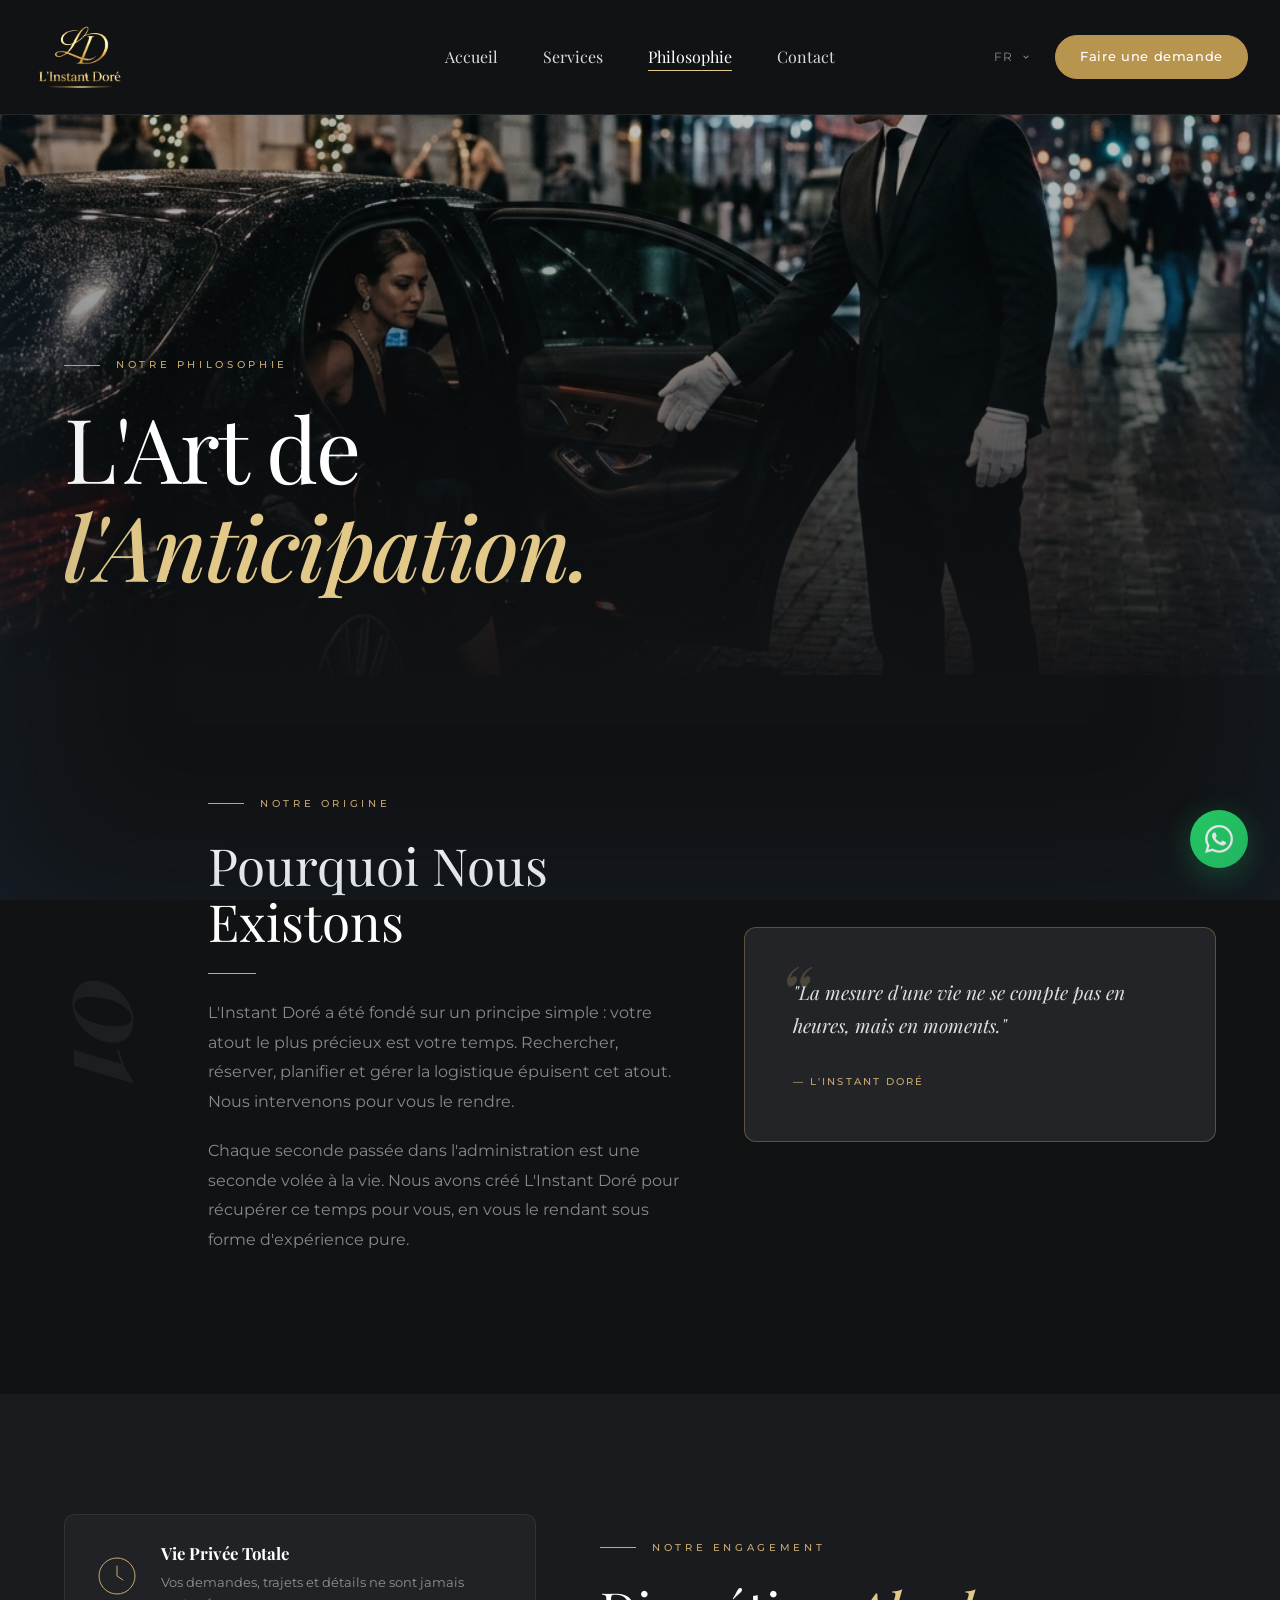
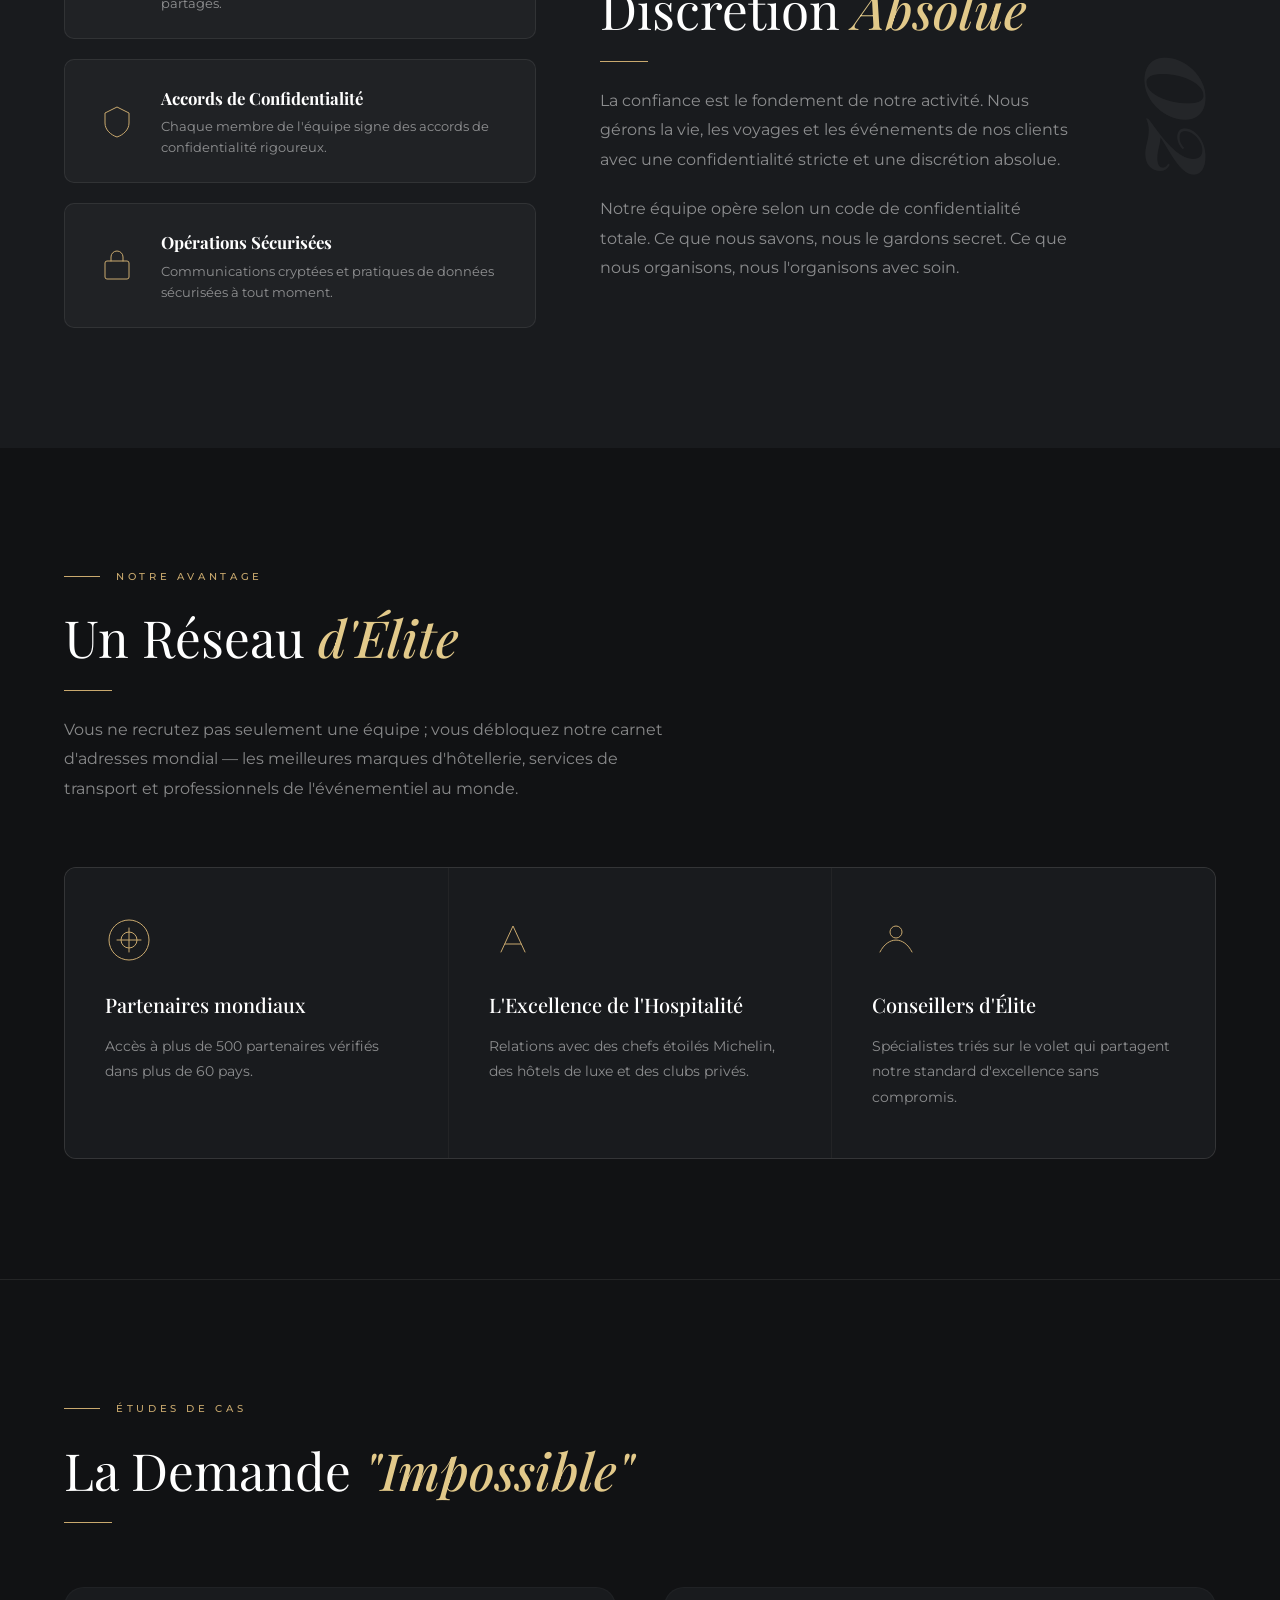
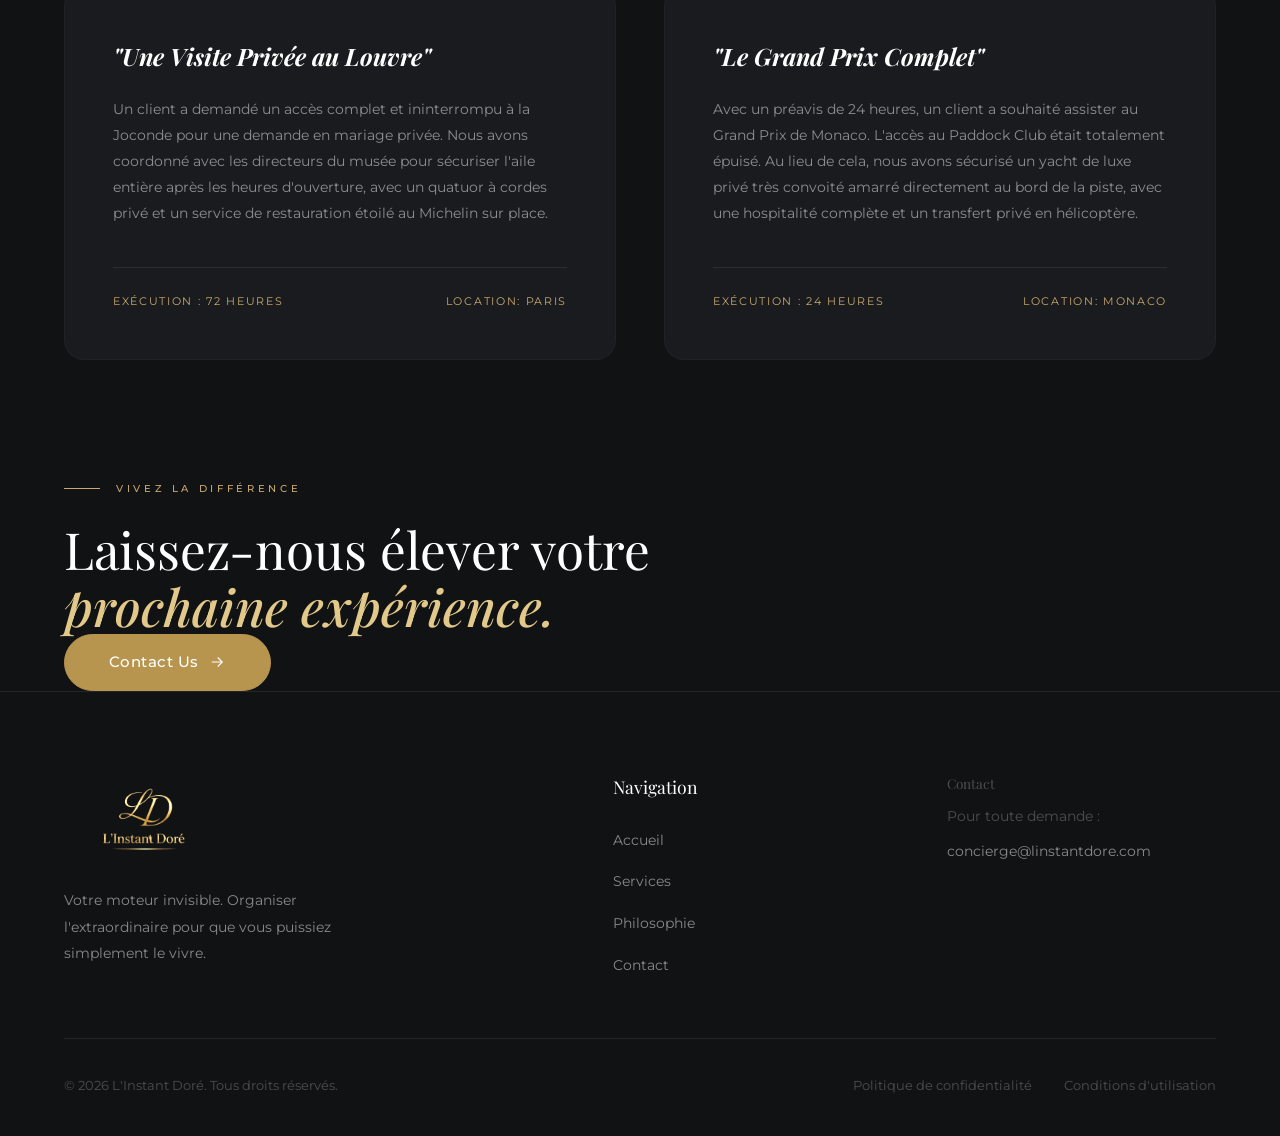
<file: philosophy_fr.html>
<!DOCTYPE html>
<html lang="fr">
<head>
  <meta charset="UTF-8"/>
  <meta name="viewport" content="width=device-width, initial-scale=1.0"/>
  <title>À propos de L'Instant Doré | L'Art de la Conciergerie de Luxe</title>
  <meta name="description" content="Découvrez l'engagement de L'Instant Doré envers la discrétion, l'excellence et le gain de temps grâce à notre réseau d'élite."/>
  <link rel="stylesheet" href="style.css"/>
  <link rel="stylesheet" href="philosophy.css"/>
</head>
<body>

<!-- ══ NAVIGATION ══════════════════════════════════════ -->
<nav class="nav scrolled" id="nav" aria-label="Main navigation">
  <div class="container nav__inner">
    <a href="index.html" class="nav__logo" aria-label="L'Instant Doré Home">
      <img src="images/logo.png" alt="L'Instant Doré" class="nav__logo-img">
    </a>
    <ul class="nav__links">
      <li><a href="index_fr.html">Accueil</a></li>
      <li><a href="services_fr.html">Services</a></li>
      <li><a href="philosophy_fr.html" class="active">Philosophie</a></li>
      <li><a href="contact_fr.html">Contact</a></li>
    </ul>
    <div class="nav__right">
      <div class="nav__lang-dropdown">
      <div class="nav__lang-trigger">
        <span>FR</span>
        <svg viewBox="0 0 24 24"><path d="M7 10l5 5 5-5" stroke-linecap="round" stroke-linejoin="round"/></svg>
      </div>
      <div class="nav__lang-menu">
        <a href="philosophy.html">English</a>
        <a href="philosophy_fr.html" class="active">Français</a>
      </div>
    </div>
      <a href="contact.html" class="nav__cta">Faire une demande</a>
    </div>
    <button class="nav__hamburger" id="hamburger" aria-label="Open menu" aria-expanded="false">
      <span></span><span></span><span></span>
    </button>
  </div>
</nav>
<div class="nav__mobile" id="mobileNav" role="dialog" aria-label="Navigation menu">
  <a href="index.html">Home</a>
  <a href="services.html">Our Services</a>
  <a href="philosophy.html">Our Philosophy</a>
  <a href="contact.html">Contact</a>
  <div class="nav__mobile-lang"><a href="philosophy.html">English</a><span class="nav__mobile-lang-sep">/</span><a href="philosophy_fr.html" class="active">Français</a></div>
  <a href="contact.html" class="nav__mobile-cta">Faire une demande</a>
</div>

<!-- ══ CINEMATIC HERO ════════════════════════════════ -->
<header class="phil-hero" aria-label="Philosophy page header">
  <div class="phil-hero__media">
    <img src="images/car.png" alt="Luxury car interior" loading="eager"/>
    <div class="phil-hero__overlay"></div>
  </div>
  <div class="container phil-hero__content">
    <p class="section-eyebrow fade-up">Notre Philosophie</p>
    <h1 class="section-title section-title--xl phil-hero__title fade-up delay-1">L'Art de<br/><em>l'Anticipation.</em></h1>
  </div>
</header>

<!-- ══ WHY WE EXIST ══════════════════════════════════ -->
<section class="phil-section--bg" aria-label="Why we exist">
  <div class="container phil-section__inner">
    <div class="phil-section__num fade-up" aria-hidden="true"><span>01</span></div>
    <div class="phil-section__content fade-up delay-1">
      <p class="section-eyebrow">Notre Origine</p>
      <h2 class="section-title section-title--md phil-heading">Pourquoi Nous Existons</h2>
      <div style="width:48px;height:1px;background:var(--gold);margin:1.5rem 0;"></div>
      <p class="phil-body">L'Instant Doré a été fondé sur un principe simple : votre atout le plus précieux est votre temps. Rechercher, réserver, planifier et gérer la logistique épuisent cet atout. Nous intervenons pour vous le rendre.</p>
      <p class="phil-body">Chaque seconde passée dans l'administration est une seconde volée à la vie. Nous avons créé L'Instant Doré pour récupérer ce temps pour vous, en vous le rendant sous forme d'expérience pure.</p>
    </div>
    <div class="phil-section__visual fade-up delay-2">
      <div class="phil-quote-card">
        <p class="phil-quote-card__text">"La mesure d'une vie ne se compte pas en heures, mais en moments."</p>
        <span class="phil-quote-card__attr">— L'Instant Doré</span>
      </div>
    </div>
  </div>
</section>

<!-- ══ ABSOLUTE DISCRETION ═══════════════════════════ -->
<section class="phil-section--panel" aria-label="Our discretion">
  <div class="container phil-section__inner phil-section__inner--reverse">
    <div class="phil-section__num fade-up" aria-hidden="true"><span>02</span></div>
    <div class="phil-section__content fade-up delay-1">
      <p class="section-eyebrow">Notre Engagement</p>
      <h2 class="section-title section-title--md phil-heading">Discrétion <em>Absolue</em></h2>
      <div style="width:48px;height:1px;background:var(--gold);margin:1.5rem 0;"></div>
      <p class="phil-body">La confiance est le fondement de notre activité. Nous gérons la vie, les voyages et les événements de nos clients avec une confidentialité stricte et une discrétion absolue.</p>
      <p class="phil-body">Notre équipe opère selon un code de confidentialité totale. Ce que nous savons, nous le gardons secret. Ce que nous organisons, nous l'organisons avec soin.</p>
    </div>
    <div class="phil-section__visual fade-up delay-2">
      <div class="discretion-pillars">
        <div class="discretion-pillar">
          <div class="discretion-pillar__icon"><svg viewBox="0 0 40 40" fill="none"><circle cx="20" cy="20" r="18" stroke="currentColor" stroke-width="1"/><path d="M20 10v10l6 4" stroke="currentColor" stroke-width="1" stroke-linecap="round"/></svg></div>
          <div><h3>Vie Privée Totale</h3><p>Vos demandes, trajets et détails ne sont jamais partagés.</p></div>
        </div>
        <div class="discretion-pillar">
          <div class="discretion-pillar__icon"><svg viewBox="0 0 40 40" fill="none"><path d="M20 6 L32 12 L32 22 C32 29 26 34 20 36 C14 34 8 29 8 22 L8 12 Z" stroke="currentColor" stroke-width="1" stroke-linejoin="round"/></svg></div>
          <div><h3>Accords de Confidentialité</h3><p>Chaque membre de l'équipe signe des accords de confidentialité rigoureux.</p></div>
        </div>
        <div class="discretion-pillar">
          <div class="discretion-pillar__icon"><svg viewBox="0 0 40 40" fill="none"><rect x="8" y="16" width="24" height="18" rx="2" stroke="currentColor" stroke-width="1"/><path d="M14 16v-4a6 6 0 0 1 12 0v4" stroke="currentColor" stroke-width="1" stroke-linecap="round"/></svg></div>
          <div><h3>Opérations Sécurisées</h3><p>Communications cryptées et pratiques de données sécurisées à tout moment.</p></div>
        </div>
      </div>
    </div>
  </div>
</section>

<!-- ══ ELITE NETWORK ══════════════════════════════════ -->
<section class="phil-section--bg" aria-label="Our network">
  <div class="container phi-network__inner">
    <div class="phi-network__header fade-up">
      <p class="section-eyebrow">Notre Avantage</p>
      <h2 class="section-title section-title--md phil-heading">Un Réseau <em>d'Élite</em></h2>
      <div style="width:48px;height:1px;background:var(--gold);margin:1.5rem 0;"></div>
      <p class="phil-body" style="max-width:600px;">Vous ne recrutez pas seulement une équipe ; vous débloquez notre carnet d'adresses mondial — les meilleures marques d'hôtellerie, services de transport et professionnels de l'événementiel au monde.</p>
    </div>
    <div class="network-grid">
      <div class="network-card fade-up delay-1">
        <div class="network-card__icon"><svg viewBox="0 0 48 48" fill="none"><circle cx="24" cy="24" r="20" stroke="currentColor" stroke-width="1"/><path d="M12 24h24M24 12v24" stroke="currentColor" stroke-width="1" stroke-linecap="round"/><circle cx="24" cy="24" r="8" stroke="currentColor" stroke-width="1"/></svg></div>
        <h3>Partenaires mondiaux</h3>
        <p>Accès à plus de 500 partenaires vérifiés dans plus de 60 pays.</p>
      </div>
      <div class="network-card fade-up delay-2">
        <div class="network-card__icon"><svg viewBox="0 0 48 48" fill="none"><path d="M12 36 L24 10 L36 36" stroke="currentColor" stroke-width="1" stroke-linecap="round" stroke-linejoin="round"/><path d="M16 28h16" stroke="currentColor" stroke-width="1" stroke-linecap="round"/></svg></div>
        <h3>L'Excellence de l'Hospitalité</h3>
        <p>Relations avec des chefs étoilés Michelin, des hôtels de luxe et des clubs privés.</p>
      </div>
      <div class="network-card fade-up delay-3">
        <div class="network-card__icon"><svg viewBox="0 0 48 48" fill="none"><path d="M8 36 C16 20 32 20 40 36" stroke="currentColor" stroke-width="1" stroke-linecap="round"/><circle cx="24" cy="16" r="6" stroke="currentColor" stroke-width="1"/></svg></div>
        <h3>Conseillers d'Élite</h3>
        <p>Spécialistes triés sur le volet qui partagent notre standard d'excellence sans compromis.</p>
      </div>
    </div>
  </div>
</section>

<!-- ══ THE IMPOSSIBLE REQUESTS ═════════════════════════ -->
<section class="impossible-requests" aria-label="Case studies">
  <div class="container fade-up">
    <p class="section-eyebrow">Études de Cas</p>
    <h2 class="section-title section-title--md phil-heading">La Demande <em>"Impossible"</em></h2>
    <div style="width:48px;height:1px;background:var(--gold);margin:1.5rem 0;"></div>
    <div class="impossible-grid">
      <div class="impossible-card fade-up delay-1">
        <h3 class="impossible-card__title">"Une Visite Privée au Louvre"</h3>
        <p class="impossible-card__body">Un client a demandé un accès complet et ininterrompu à la Joconde pour une demande en mariage privée. Nous avons coordonné avec les directeurs du musée pour sécuriser l'aile entière après les heures d'ouverture, avec un quatuor à cordes privé et un service de restauration étoilé au Michelin sur place.</p>
        <div class="impossible-card__meta">
          <span>Exécution : 72 Heures</span>
          <span>Location: Paris</span>
        </div>
      </div>
      <div class="impossible-card fade-up delay-2">
        <h3 class="impossible-card__title">"Le Grand Prix Complet"</h3>
        <p class="impossible-card__body">Avec un préavis de 24 heures, un client a souhaité assister au Grand Prix de Monaco. L'accès au Paddock Club était totalement épuisé. Au lieu de cela, nous avons sécurisé un yacht de luxe privé très convoité amarré directement au bord de la piste, avec une hospitalité complète et un transfert privé en hélicoptère.</p>
        <div class="impossible-card__meta">
          <span>Exécution : 24 Heures</span>
          <span>Location: Monaco</span>
        </div>
      </div>
    </div>
  </div>
</section>

<!-- ══ BOTTOM CTA ═════════════════════════════════════ -->
<section class="cta-band" aria-label="Call to action">
  <div class="container cta-band__inner fade-up">
    <div>
      <p class="section-eyebrow">Vivez la Différence</p>
      <h2 class="section-title section-title--md">Laissez-nous élever votre<br/><em>prochaine expérience.</em></h2>
    </div>
    <a href="contact.html" class="btn btn--gold" id="phil-contact-btn">
      Contact Us
      <svg class="btn-arrow" viewBox="0 0 24 24" fill="none" stroke="currentColor" stroke-width="1.5"><path d="M5 12h14M13 6l6 6-6 6"/></svg>
    </a>
  </div>
</section>

<!-- ══ FOOTER ══════════════════════════════════════════ -->
<footer class="footer" aria-label="Site footer">
  <div class="container">
    <div class="footer__inner">
      <div class="footer__brand">
        <a href="index.html" class="nav__logo" style="margin-bottom:1rem;">
          <img src="images/logo.png" alt="L'Instant Doré" class="nav__logo-img">
        </a>
        <p class="footer__tagline">Votre moteur invisible. Organiser l'extraordinaire pour que vous puissiez simplement le vivre.</p>
      </div>
      <div>
        <p class="footer__col-title">Navigation</p>
        <ul class="footer__links">
          <li><a href="index_fr.html">Accueil</a></li>
          <li><a href="services_fr.html">Services</a></li>
          <li><a href="philosophy_fr.html">Philosophie</a></li>
          <li><a href="contact_fr.html">Contact</a></li>
        </ul>
      </div>
      <div class="footer__contact">
        <p class="footer__col-title">Contact</p>
        <p>Pour toute demande :</p>
        <a href="mailto:concierge@linstantdore.com">concierge@linstantdore.com</a>
      </div>
    </div>
    <div class="footer__bottom">
      <p class="footer__copy">© 2026 L'Instant Doré. Tous droits réservés.</p>
      <div class="footer__legal"><a href="#">Politique de confidentialité</a><a href="#">Conditions d'utilisation</a></div>
    </div>
  </div>
</footer>

<a href="https://wa.me/1234567890" class="whatsapp-fab" target="_blank" rel="noopener noreferrer" aria-label="Chat on WhatsApp">
  <svg viewBox="0 0 24 24" fill="white" xmlns="http://www.w3.org/2000/svg"><path d="M17.472 14.382c-.297-.149-1.758-.867-2.03-.967-.273-.099-.471-.148-.67.15-.197.297-.767.966-.94 1.164-.173.199-.347.223-.644.075-.297-.15-1.255-.463-2.39-1.475-.883-.788-1.48-1.761-1.653-2.059-.173-.297-.018-.458.13-.606.134-.133.298-.347.446-.52.149-.174.198-.298.298-.497.099-.198.05-.371-.025-.52-.075-.149-.669-1.612-.916-2.207-.242-.579-.487-.5-.669-.51-.173-.008-.371-.01-.57-.01-.198 0-.52.074-.792.372-.272.297-1.04 1.016-1.04 2.479 0 1.462 1.065 2.875 1.213 3.074.149.198 2.096 3.2 5.077 4.487.709.306 1.262.489 1.694.625.712.227 1.36.195 1.871.118.571-.085 1.758-.719 2.006-1.413.248-.694.248-1.289.173-1.413-.074-.124-.272-.198-.57-.347m-5.421 7.403h-.004a9.87 9.87 0 0 1-5.031-1.378l-.361-.214-3.741.982.998-3.648-.235-.374a9.86 9.86 0 0 1-1.51-5.26c.001-5.45 4.436-9.884 9.888-9.884 2.64 0 5.122 1.03 6.988 2.898a9.825 9.825 0 0 1 2.893 6.994c-.003 5.45-4.437 9.884-9.885 9.884m8.413-18.297A11.815 11.815 0 0 0 12.05 0C5.495 0 .16 5.335.157 11.892c0 2.096.547 4.142 1.588 5.945L.057 24l6.305-1.654a11.882 11.882 0 0 0 5.683 1.448h.005c6.554 0 11.89-5.335 11.893-11.893a11.821 11.821 0 0 0-3.48-8.413z"/></svg>
</a>
<div class="mobile-bar" role="navigation" aria-label="Quick actions">
  <a href="contact.html" class="mobile-bar__request" id="phil-mobile-request-btn">Faire une demande</a>
  <a href="https://wa.me/1234567890" class="mobile-bar__whatsapp" target="_blank" rel="noopener noreferrer" id="phil-mobile-whatsapp-btn">WhatsApp</a>
</div>

<script src="app.js"></script>
</body>
</html>
</file>
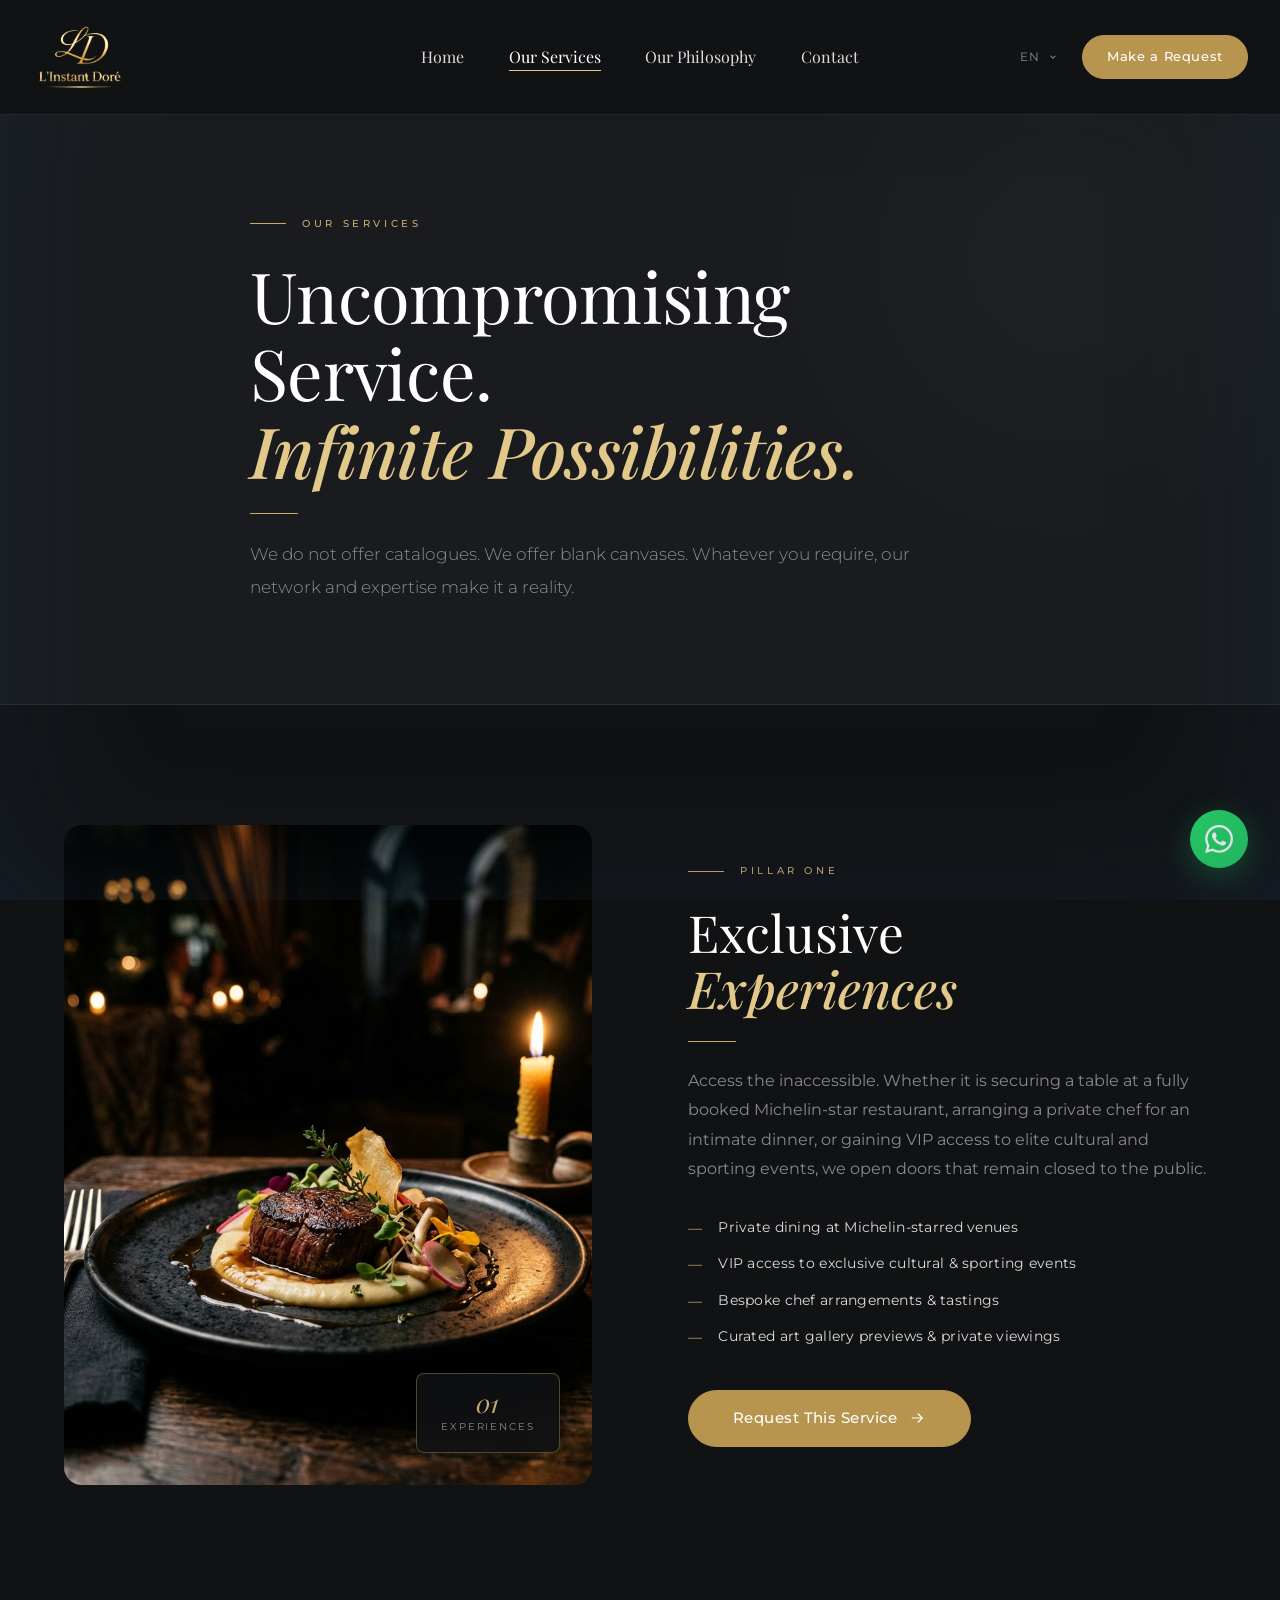
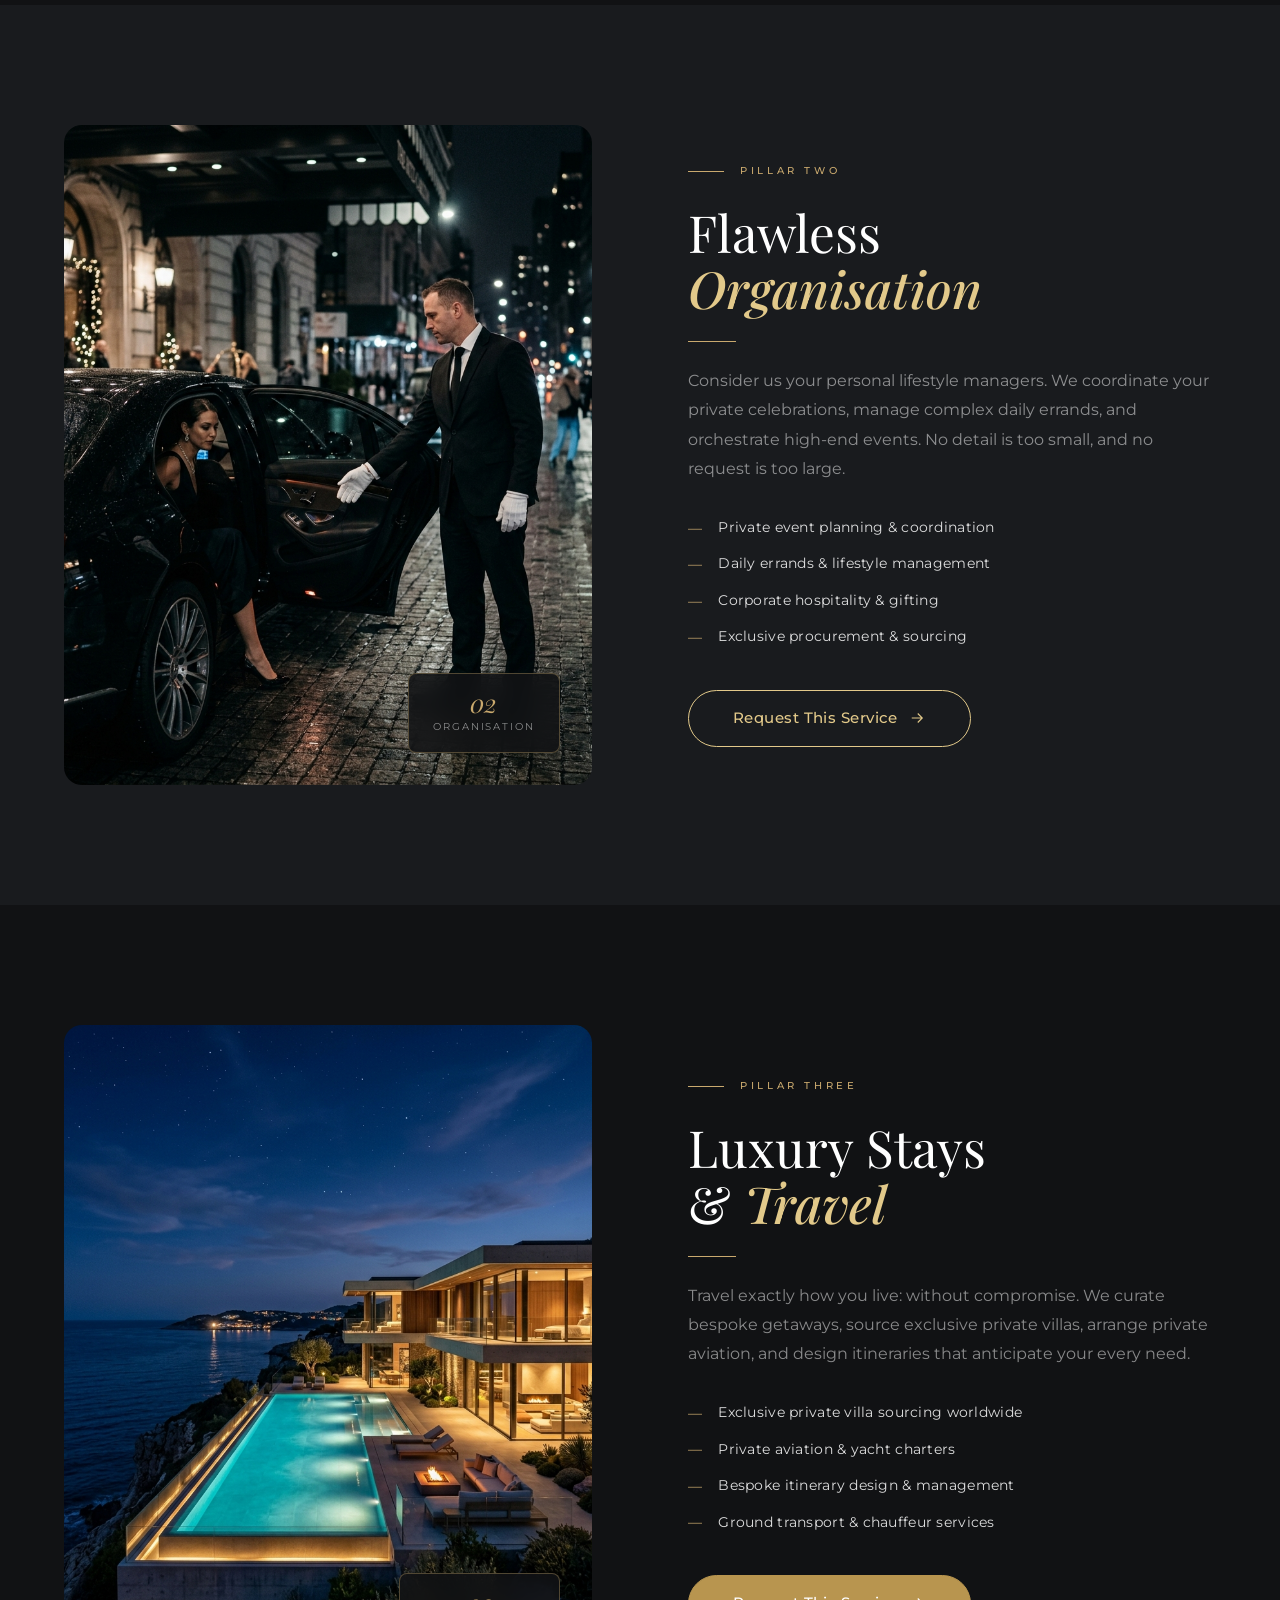
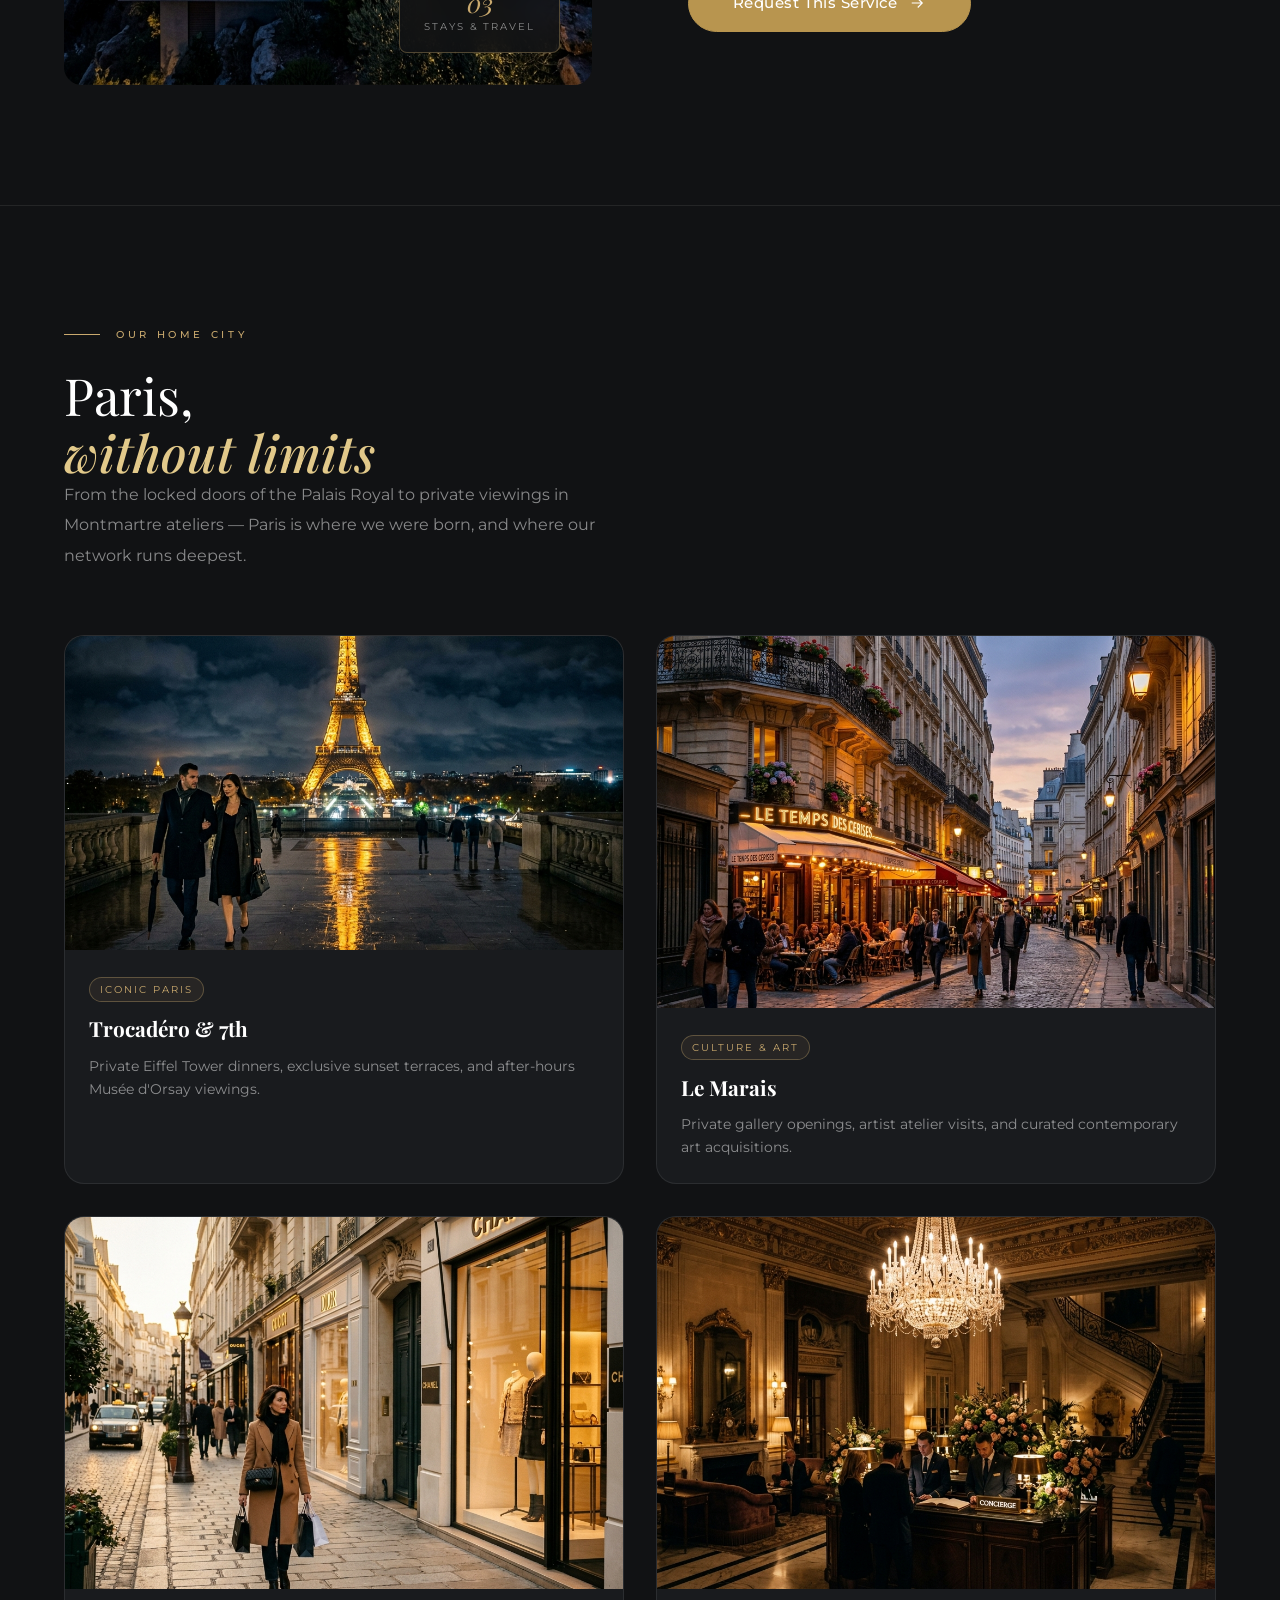
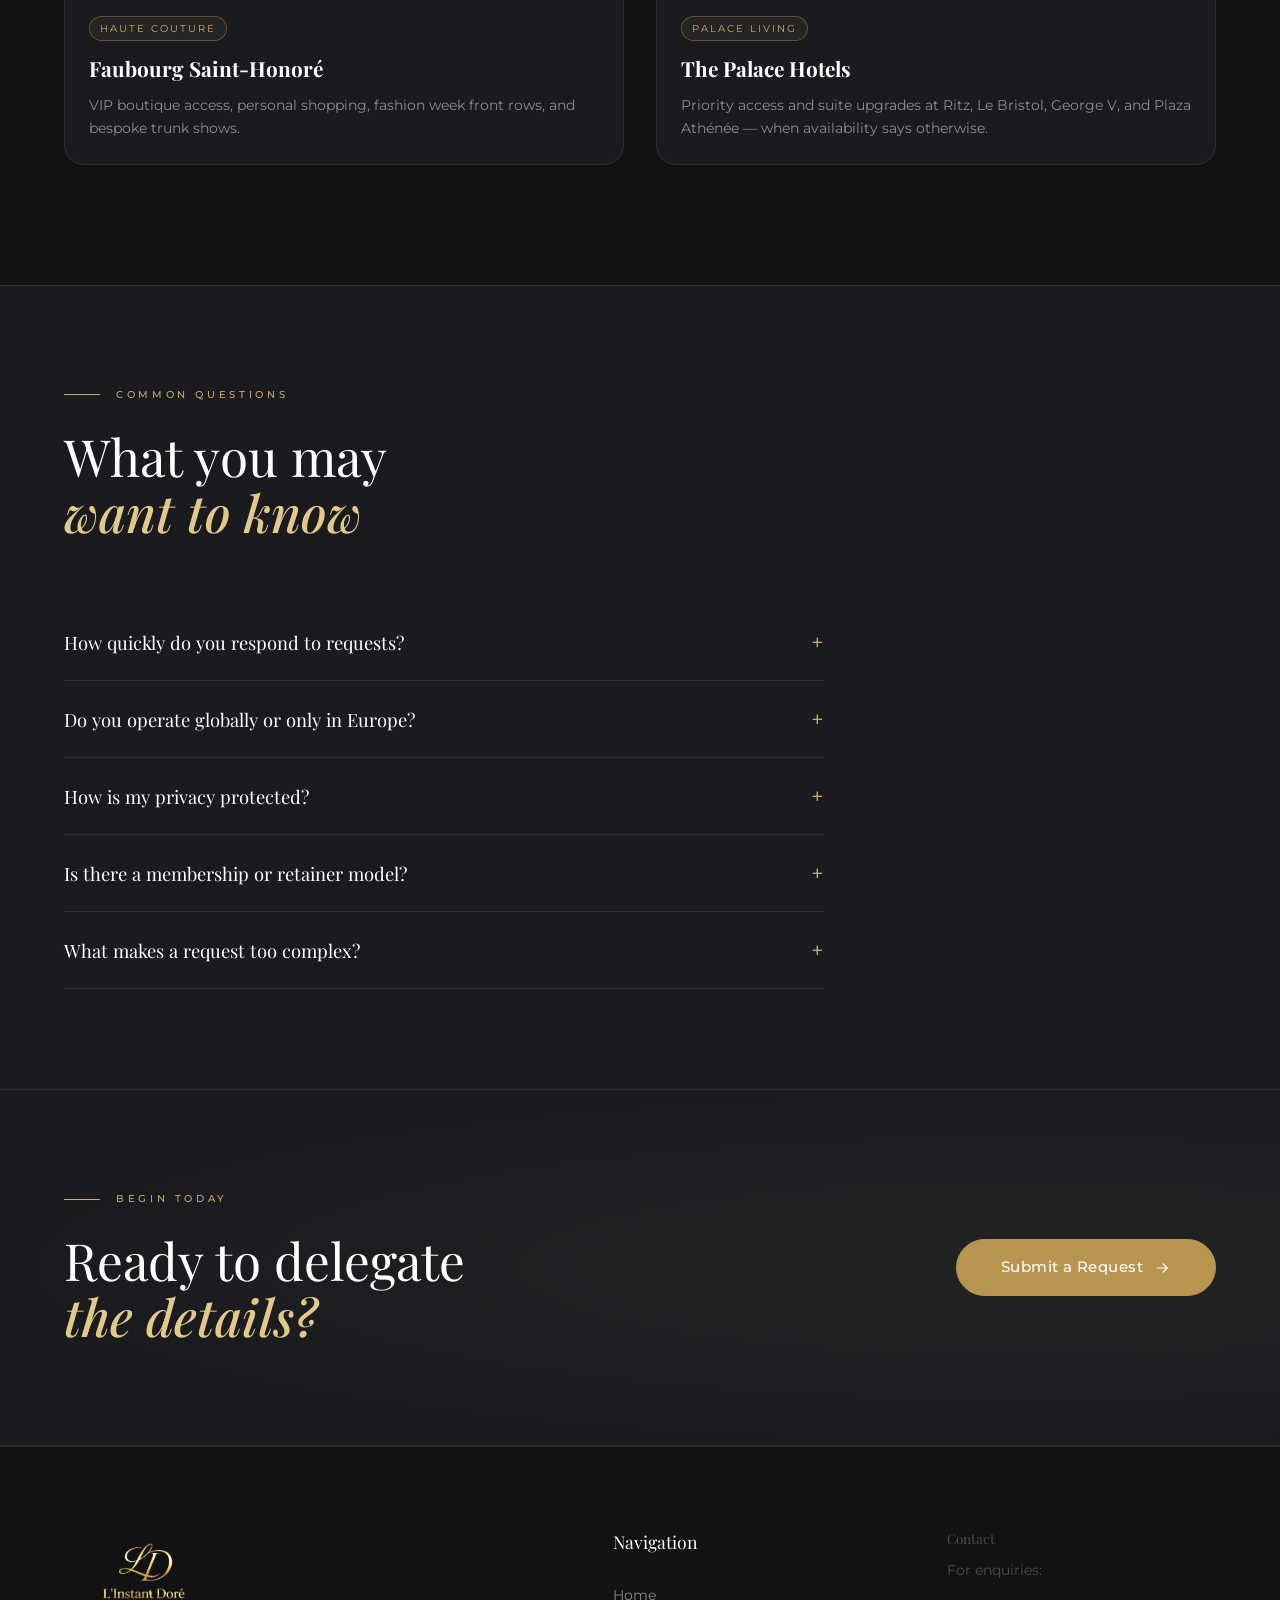
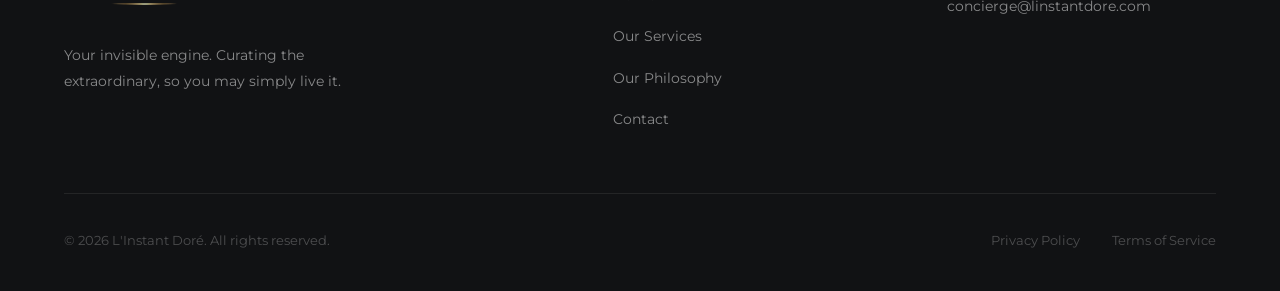
<file: services.html>
<!DOCTYPE html>
<html lang="en">
<head>
  <meta charset="UTF-8"/>
  <meta name="viewport" content="width=device-width, initial-scale=1.0"/>
  <title>Services | Bespoke Travel, Events & Organisation by L'Instant Doré</title>
  <meta name="description" content="Discover our three pillars of service: Curated Experiences, Flawless Organisation, and Luxury Stays."/>
  <link rel="stylesheet" href="style.css"/>
  <link rel="stylesheet" href="services.css"/>
</head>
<body>

<!-- ══ NAVIGATION ══════════════════════════════════════ -->
<nav class="nav scrolled" id="nav" aria-label="Main navigation">
  <div class="container nav__inner">
    <a href="index.html" class="nav__logo" aria-label="L'Instant Doré Home">
      <img src="images/logo.png" alt="L'Instant Doré" class="nav__logo-img">
    </a>
    <ul class="nav__links">
      <li><a href="index.html">Home</a></li>
      <li><a href="services.html" class="active">Our Services</a></li>
      <li><a href="philosophy.html">Our Philosophy</a></li>
      <li><a href="contact.html">Contact</a></li>
    </ul>
    <div class="nav__right">
      <div class="nav__lang-dropdown">
      <div class="nav__lang-trigger">
        <span>EN</span>
        <svg viewBox="0 0 24 24"><path d="M7 10l5 5 5-5" stroke-linecap="round" stroke-linejoin="round"/></svg>
      </div>
      <div class="nav__lang-menu">
        <a href="#" class="active">English</a>
        <a href="#">Français</a>
      </div>
    </div>
      <a href="contact.html" class="nav__cta">Make a Request</a>
    </div>
    <button class="nav__hamburger" id="hamburger" aria-label="Open menu" aria-expanded="false">
      <span></span><span></span><span></span>
    </button>
  </div>
</nav>
<div class="nav__mobile" id="mobileNav" role="dialog" aria-label="Navigation menu">
  <a href="index.html">Home</a>
  <a href="services.html">Our Services</a>
  <a href="philosophy.html">Our Philosophy</a>
  <a href="contact.html">Contact</a>
  <div class="nav__mobile-lang"><a href="#" class="active">English</a><span class="nav__mobile-lang-sep">/</span><a href="#">Français</a></div>
  <a href="contact.html" class="nav__mobile-cta">Make a Request</a>
</div>

<!-- ══ PAGE HERO ═══════════════════════════════════════ -->
<header class="page-hero" aria-label="Page header">
  <div class="container page-hero__inner">
    <p class="section-eyebrow fade-up">Our Services</p>
    <h1 class="section-title section-title--lg page-hero__title fade-up delay-1">Uncompromising Service.<br/><em>Infinite Possibilities.</em></h1>
    <div style="width:48px;height:1px;background:var(--gold);margin:1.5rem 0;" class="fade-up delay-2"></div>
    <p class="section-lead fade-up delay-3">We do not offer catalogues. We offer blank canvases. Whatever you require, our network and expertise make it a reality.</p>
  </div>
</header>

<!-- ══ SERVICE 1: EXPERIENCES ════════════════════════════ -->
<section class="svc-section svc-section--dark" id="experiences" aria-label="Experiences service">
  <div class="container svc-section__inner">
    <div class="svc-section__media fade-up">
      <div class="svc-media-wrap">
        <img src="images/dinner.png" alt="Michelin star dining experience" loading="lazy"/>
        <div class="svc-media-badge">
          <span>01</span>
          <p>Experiences</p>
        </div>
      </div>
    </div>
    <div class="svc-section__content fade-up delay-2">
      <p class="section-eyebrow">Pillar One</p>
      <h2 class="section-title section-title--md">Exclusive<br/><em>Experiences</em></h2>
      <div style="width:48px;height:1px;background:var(--gold);margin:1.5rem 0;"></div>
      <p class="svc-body">Access the inaccessible. Whether it is securing a table at a fully booked Michelin-star restaurant, arranging a private chef for an intimate dinner, or gaining VIP access to elite cultural and sporting events, we open doors that remain closed to the public.</p>
      <ul class="svc-features">
        <li><span class="svc-features__icon">—</span>Private dining at Michelin-starred venues</li>
        <li><span class="svc-features__icon">—</span>VIP access to exclusive cultural & sporting events</li>
        <li><span class="svc-features__icon">—</span>Bespoke chef arrangements & tastings</li>
        <li><span class="svc-features__icon">—</span>Curated art gallery previews & private viewings</li>
      </ul>
      <a href="contact.html" class="btn btn--gold" id="exp-request-btn">
        Request This Service
        <svg class="btn-arrow" viewBox="0 0 24 24" fill="none" stroke="currentColor" stroke-width="1.5"><path d="M5 12h14M13 6l6 6-6 6"/></svg>
      </a>
    </div>
  </div>
</section>

<!-- ══ SERVICE 2: ORGANISATION ═══════════════════════════ -->
<section class="svc-section svc-section--panel" id="organisation" aria-label="Organisation service">
  <div class="container svc-section__inner svc-section__inner--reverse">
    <div class="svc-section__content fade-up">
      <p class="section-eyebrow">Pillar Two</p>
      <h2 class="section-title section-title--md">Flawless<br/><em>Organisation</em></h2>
      <div style="width:48px;height:1px;background:var(--gold);margin:1.5rem 0;"></div>
      <p class="svc-body">Consider us your personal lifestyle managers. We coordinate your private celebrations, manage complex daily errands, and orchestrate high-end events. No detail is too small, and no request is too large.</p>
      <ul class="svc-features">
        <li><span class="svc-features__icon">—</span>Private event planning & coordination</li>
        <li><span class="svc-features__icon">—</span>Daily errands & lifestyle management</li>
        <li><span class="svc-features__icon">—</span>Corporate hospitality & gifting</li>
        <li><span class="svc-features__icon">—</span>Exclusive procurement & sourcing</li>
      </ul>
      <a href="contact.html" class="btn btn--outline-gold" id="org-request-btn">
        Request This Service
        <svg class="btn-arrow" viewBox="0 0 24 24" fill="none" stroke="currentColor" stroke-width="1.5"><path d="M5 12h14M13 6l6 6-6 6"/></svg>
      </a>
    </div>
    <div class="svc-section__media fade-up delay-2">
      <div class="svc-media-wrap">
        <img src="images/car.png" alt="Private chauffeur" loading="lazy"/>
        <div class="svc-media-badge">
          <span>02</span>
          <p>Organisation</p>
        </div>
      </div>
    </div>
  </div>
</section>

<!-- ══ SERVICE 3: STAYS ═══════════════════════════════════ -->
<section class="svc-section svc-section--dark" id="stays" aria-label="Stays service">
  <div class="container svc-section__inner">
    <div class="svc-section__media fade-up">
      <div class="svc-media-wrap">
        <img src="images/villa.png" alt="Luxury villa stay" loading="lazy"/>
        <div class="svc-media-badge">
          <span>03</span>
          <p>Stays & Travel</p>
        </div>
      </div>
    </div>
    <div class="svc-section__content fade-up delay-2">
      <p class="section-eyebrow">Pillar Three</p>
      <h2 class="section-title section-title--md">Luxury Stays<br/>& <em>Travel</em></h2>
      <div style="width:48px;height:1px;background:var(--gold);margin:1.5rem 0;"></div>
      <p class="svc-body">Travel exactly how you live: without compromise. We curate bespoke getaways, source exclusive private villas, arrange private aviation, and design itineraries that anticipate your every need.</p>
      <ul class="svc-features">
        <li><span class="svc-features__icon">—</span>Exclusive private villa sourcing worldwide</li>
        <li><span class="svc-features__icon">—</span>Private aviation & yacht charters</li>
        <li><span class="svc-features__icon">—</span>Bespoke itinerary design & management</li>
        <li><span class="svc-features__icon">—</span>Ground transport & chauffeur services</li>
      </ul>
      <a href="contact.html" class="btn btn--gold" id="stays-request-btn">
        Request This Service
        <svg class="btn-arrow" viewBox="0 0 24 24" fill="none" stroke="currentColor" stroke-width="1.5"><path d="M5 12h14M13 6l6 6-6 6"/></svg>
      </a>
    </div>
  </div>
</section>

<!-- Paris Focus -->
<section class="destinations paris-focus" aria-label="Paris">
  <div class="container">
    <div class="destinations__header fade-up">
      <p class="section-eyebrow">Our Home City</p>
      <h2 class="section-title section-title--md">Paris,<br><em>without limits</em></h2>
      <p style="color:var(--muted); max-width:560px; line-height:1.9;">From the locked doors of the Palais Royal to private viewings in Montmartre ateliers — Paris is where we were born, and where our network runs deepest.</p>
    </div>
    <div class="destinations-grid destinations-grid--paris">
      <div class="dest-card dest-card--tall fade-up">
        <div class="dest-card__img" style="background-image:url('images/paris_eiffel_night.png');"></div>
        <div class="dest-card__body">
          <span class="dest-card__tag">Iconic Paris</span>
          <h3 class="dest-card__city">Trocadéro & 7th</h3>
          <p class="dest-card__desc">Private Eiffel Tower dinners, exclusive sunset terraces, and after-hours Musée d'Orsay viewings.</p>
        </div>
      </div>
      <div class="dest-card fade-up delay-1">
        <div class="dest-card__img" style="background-image:url('images/paris_marais.png');"></div>
        <div class="dest-card__body">
          <span class="dest-card__tag">Culture & Art</span>
          <h3 class="dest-card__city">Le Marais</h3>
          <p class="dest-card__desc">Private gallery openings, artist atelier visits, and curated contemporary art acquisitions.</p>
        </div>
      </div>
      <div class="dest-card fade-up delay-2">
        <div class="dest-card__img" style="background-image:url('images/paris_saint_honore.png');"></div>
        <div class="dest-card__body">
          <span class="dest-card__tag">Haute Couture</span>
          <h3 class="dest-card__city">Faubourg Saint-Honoré</h3>
          <p class="dest-card__desc">VIP boutique access, personal shopping, fashion week front rows, and bespoke trunk shows.</p>
        </div>
      </div>
      <div class="dest-card fade-up delay-3">
        <div class="dest-card__img" style="background-image:url('images/paris_palace_hotel.png');"></div>
        <div class="dest-card__body">
          <span class="dest-card__tag">Palace Living</span>
          <h3 class="dest-card__city">The Palace Hotels</h3>
          <p class="dest-card__desc">Priority access and suite upgrades at Ritz, Le Bristol, George V, and Plaza Athénée — when availability says otherwise.</p>
        </div>
      </div>
    </div>
  </div>
</section>

<!-- FAQ -->
<section class="faq-section" aria-label="FAQ">
  <div class="container">
    <div class="faq__header fade-up">
      <p class="section-eyebrow">Common Questions</p>
      <h2 class="section-title section-title--md">What you may<br><em>want to know</em></h2>
    </div>
    <div class="faq-list">
      <div class="faq-item fade-up"><button class="faq-q" aria-expanded="false">How quickly do you respond to requests?</button><div class="faq-a"><p>For urgent matters, we respond within the hour. For complex arrangements, we confirm receipt immediately and deliver a full proposal within 24 hours.</p></div></div>
      <div class="faq-item fade-up delay-1"><button class="faq-q" aria-expanded="false">Do you operate globally or only in Europe?</button><div class="faq-a"><p>We are headquartered in Europe but maintain an active network spanning the Middle East, Asia, the Americas, and beyond.</p></div></div>
      <div class="faq-item fade-up delay-2"><button class="faq-q" aria-expanded="false">How is my privacy protected?</button><div class="faq-a"><p>Absolute discretion is the foundation of everything we do. All client information is handled under strict confidentiality agreements. We never share, disclose, or reference client activity.</p></div></div>
      <div class="faq-item fade-up delay-3"><button class="faq-q" aria-expanded="false">Is there a membership or retainer model?</button><div class="faq-a"><p>We offer both per-request and annual retainer arrangements, including a dedicated account manager and preferred partner rates.</p></div></div>
      <div class="faq-item fade-up"><button class="faq-q" aria-expanded="false">What makes a request too complex?</button><div class="faq-a"><p>Nothing. Our team has arranged private Louvre access, procured items with no public market, and experiences most consider impossible. We invite you to test us.</p></div></div>
    </div>
  </div>
</section>

<!-- ══ BOTTOM CTA ════════════════════════════════════════ -->
<section class="cta-band" aria-label="Call to action">
  <div class="container cta-band__inner fade-up">
    <div>
      <p class="section-eyebrow">Begin Today</p>
      <h2 class="section-title section-title--md">Ready to delegate<br/><em>the details?</em></h2>
    </div>
    <a href="contact.html" class="btn btn--gold" id="services-bottom-cta-btn">
      Submit a Request
      <svg class="btn-arrow" viewBox="0 0 24 24" fill="none" stroke="currentColor" stroke-width="1.5"><path d="M5 12h14M13 6l6 6-6 6"/></svg>
    </a>
  </div>
</section>

<!-- ══ FOOTER ══════════════════════════════════════════ -->
<footer class="footer" aria-label="Site footer">
  <div class="container">
    <div class="footer__inner">
      <div class="footer__brand">
        <a href="index.html" class="nav__logo" style="margin-bottom:1rem;">
          <img src="images/logo.png" alt="L'Instant Doré" class="nav__logo-img">
        </a>
        <p class="footer__tagline">Your invisible engine. Curating the extraordinary, so you may simply live it.</p>
      </div>
      <div>
        <p class="footer__col-title">Navigation</p>
        <ul class="footer__links">
          <li><a href="index.html">Home</a></li>
          <li><a href="services.html">Our Services</a></li>
          <li><a href="philosophy.html">Our Philosophy</a></li>
          <li><a href="contact.html">Contact</a></li>
        </ul>
      </div>
      <div class="footer__contact">
        <p class="footer__col-title">Contact</p>
        <p>For enquiries:</p>
        <a href="mailto:concierge@linstantdore.com">concierge@linstantdore.com</a>
      </div>
    </div>
    <div class="footer__bottom">
      <p class="footer__copy">© 2026 L'Instant Doré. All rights reserved.</p>
      <div class="footer__legal"><a href="#">Privacy Policy</a><a href="#">Terms of Service</a></div>
    </div>
  </div>
</footer>

<a href="https://wa.me/1234567890" class="whatsapp-fab" target="_blank" rel="noopener noreferrer" aria-label="Chat on WhatsApp">
  <svg viewBox="0 0 24 24" fill="white" xmlns="http://www.w3.org/2000/svg"><path d="M17.472 14.382c-.297-.149-1.758-.867-2.03-.967-.273-.099-.471-.148-.67.15-.197.297-.767.966-.94 1.164-.173.199-.347.223-.644.075-.297-.15-1.255-.463-2.39-1.475-.883-.788-1.48-1.761-1.653-2.059-.173-.297-.018-.458.13-.606.134-.133.298-.347.446-.52.149-.174.198-.298.298-.497.099-.198.05-.371-.025-.52-.075-.149-.669-1.612-.916-2.207-.242-.579-.487-.5-.669-.51-.173-.008-.371-.01-.57-.01-.198 0-.52.074-.792.372-.272.297-1.04 1.016-1.04 2.479 0 1.462 1.065 2.875 1.213 3.074.149.198 2.096 3.2 5.077 4.487.709.306 1.262.489 1.694.625.712.227 1.36.195 1.871.118.571-.085 1.758-.719 2.006-1.413.248-.694.248-1.289.173-1.413-.074-.124-.272-.198-.57-.347m-5.421 7.403h-.004a9.87 9.87 0 0 1-5.031-1.378l-.361-.214-3.741.982.998-3.648-.235-.374a9.86 9.86 0 0 1-1.51-5.26c.001-5.45 4.436-9.884 9.888-9.884 2.64 0 5.122 1.03 6.988 2.898a9.825 9.825 0 0 1 2.893 6.994c-.003 5.45-4.437 9.884-9.885 9.884m8.413-18.297A11.815 11.815 0 0 0 12.05 0C5.495 0 .16 5.335.157 11.892c0 2.096.547 4.142 1.588 5.945L.057 24l6.305-1.654a11.882 11.882 0 0 0 5.683 1.448h.005c6.554 0 11.89-5.335 11.893-11.893a11.821 11.821 0 0 0-3.48-8.413z"/></svg>
</a>
<div class="mobile-bar" role="navigation" aria-label="Quick actions">
  <a href="contact.html" class="mobile-bar__request" id="svc-mobile-request-btn">Make a Request</a>
  <a href="https://wa.me/1234567890" class="mobile-bar__whatsapp" target="_blank" rel="noopener noreferrer" id="svc-mobile-whatsapp-btn">WhatsApp</a>
</div>

<script src="app.js"></script>
</body>
</html>
</file>
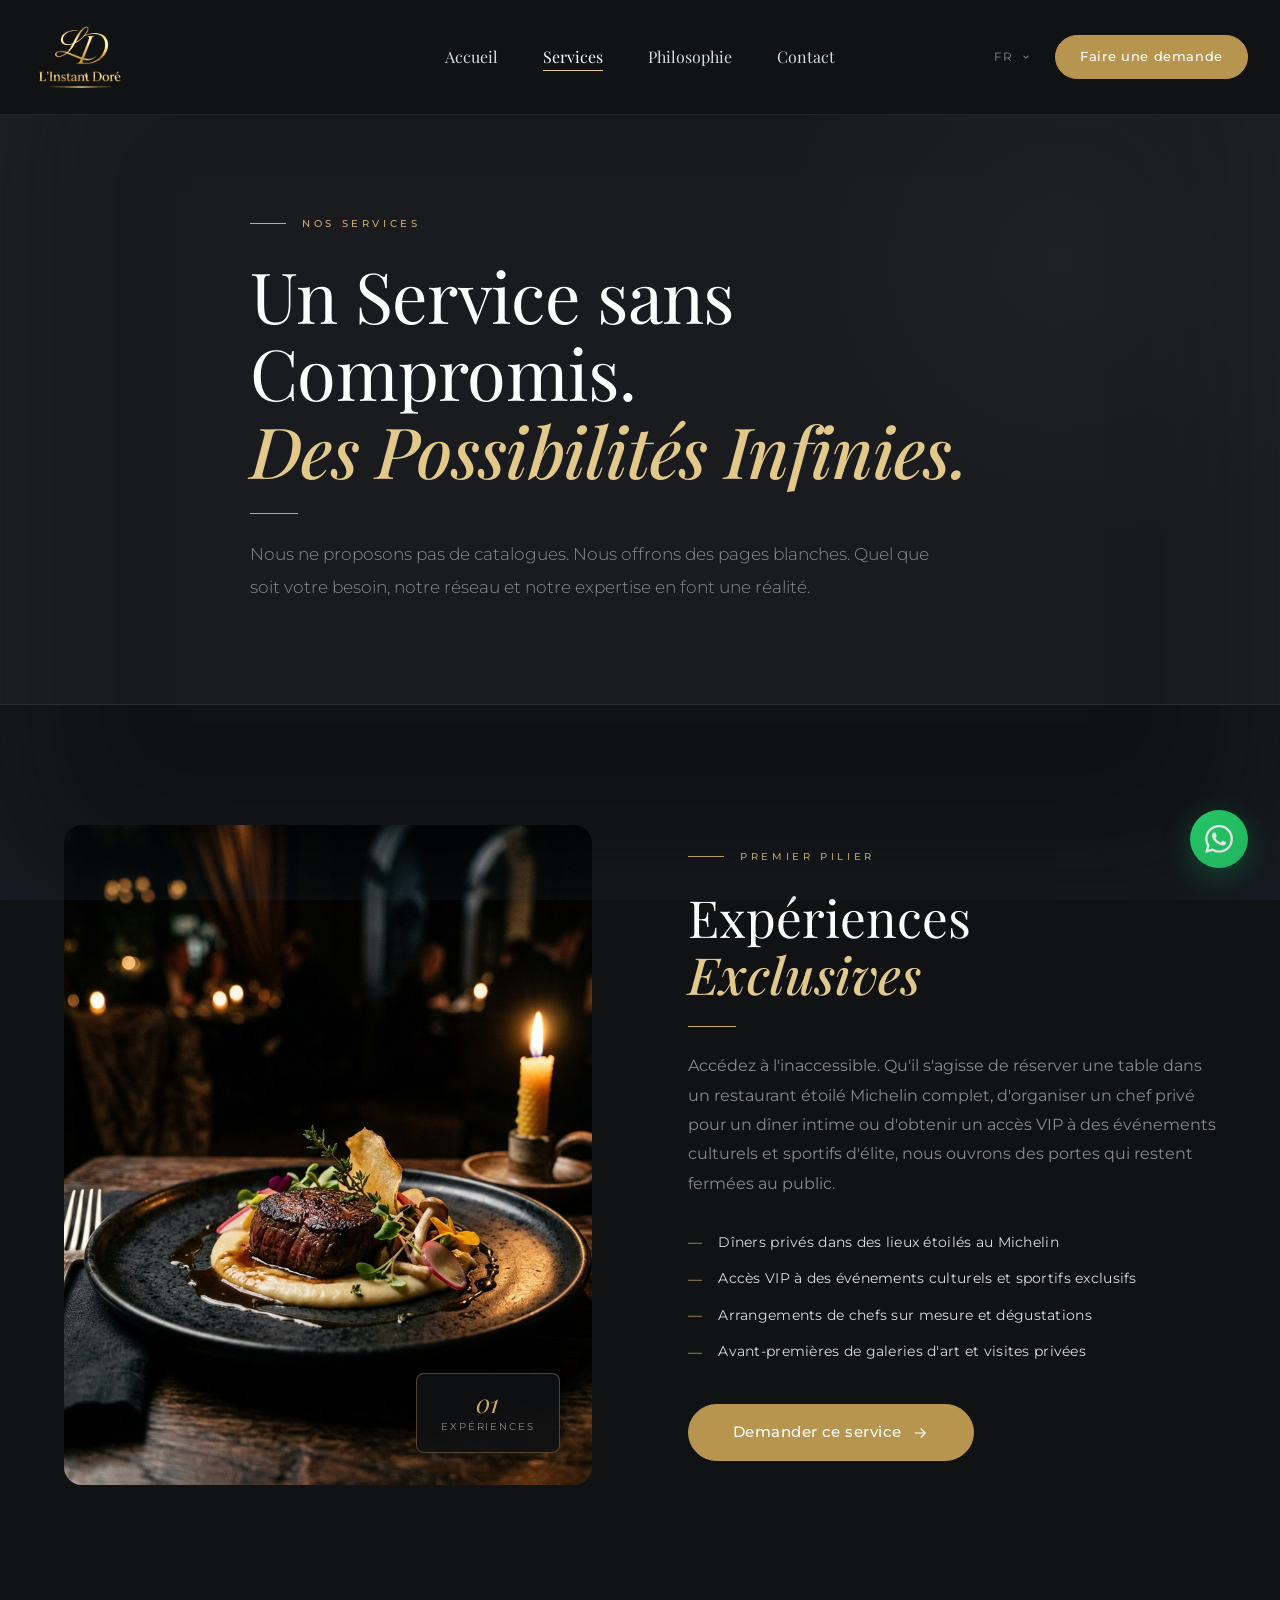
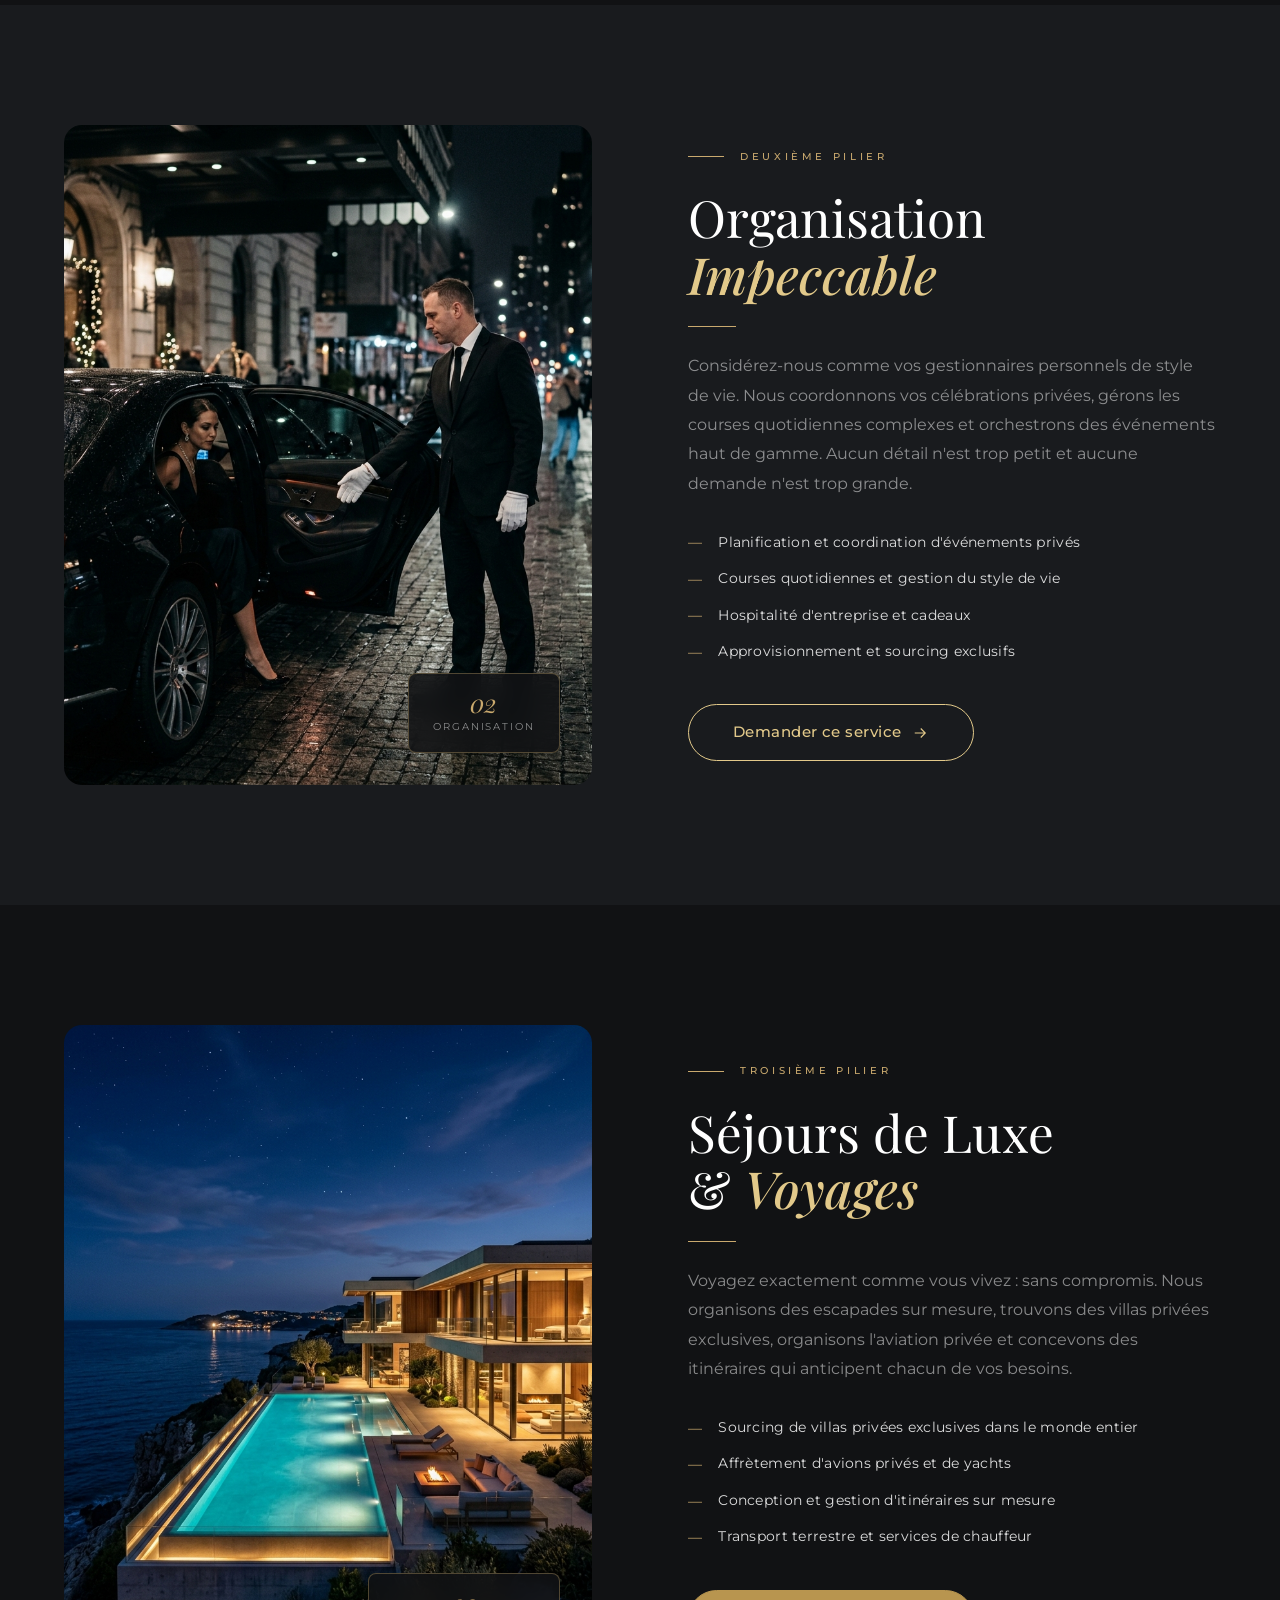
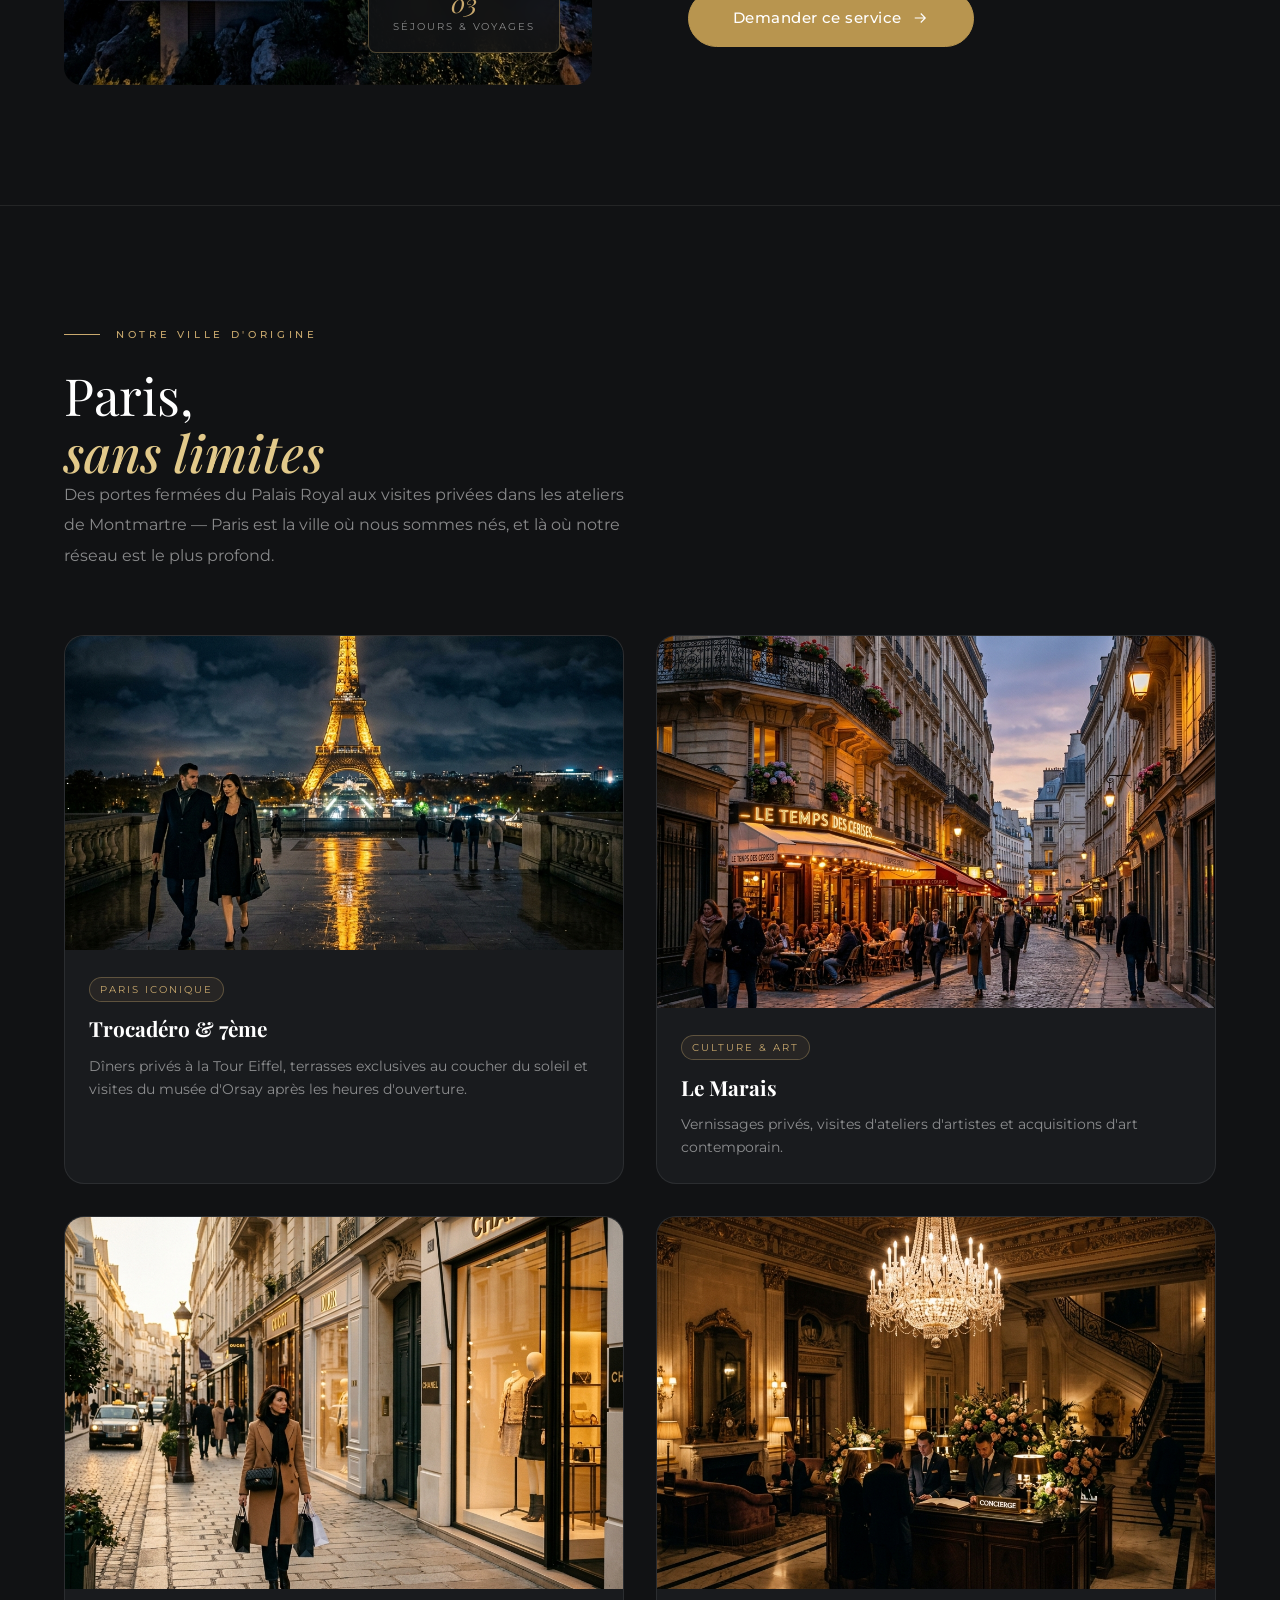
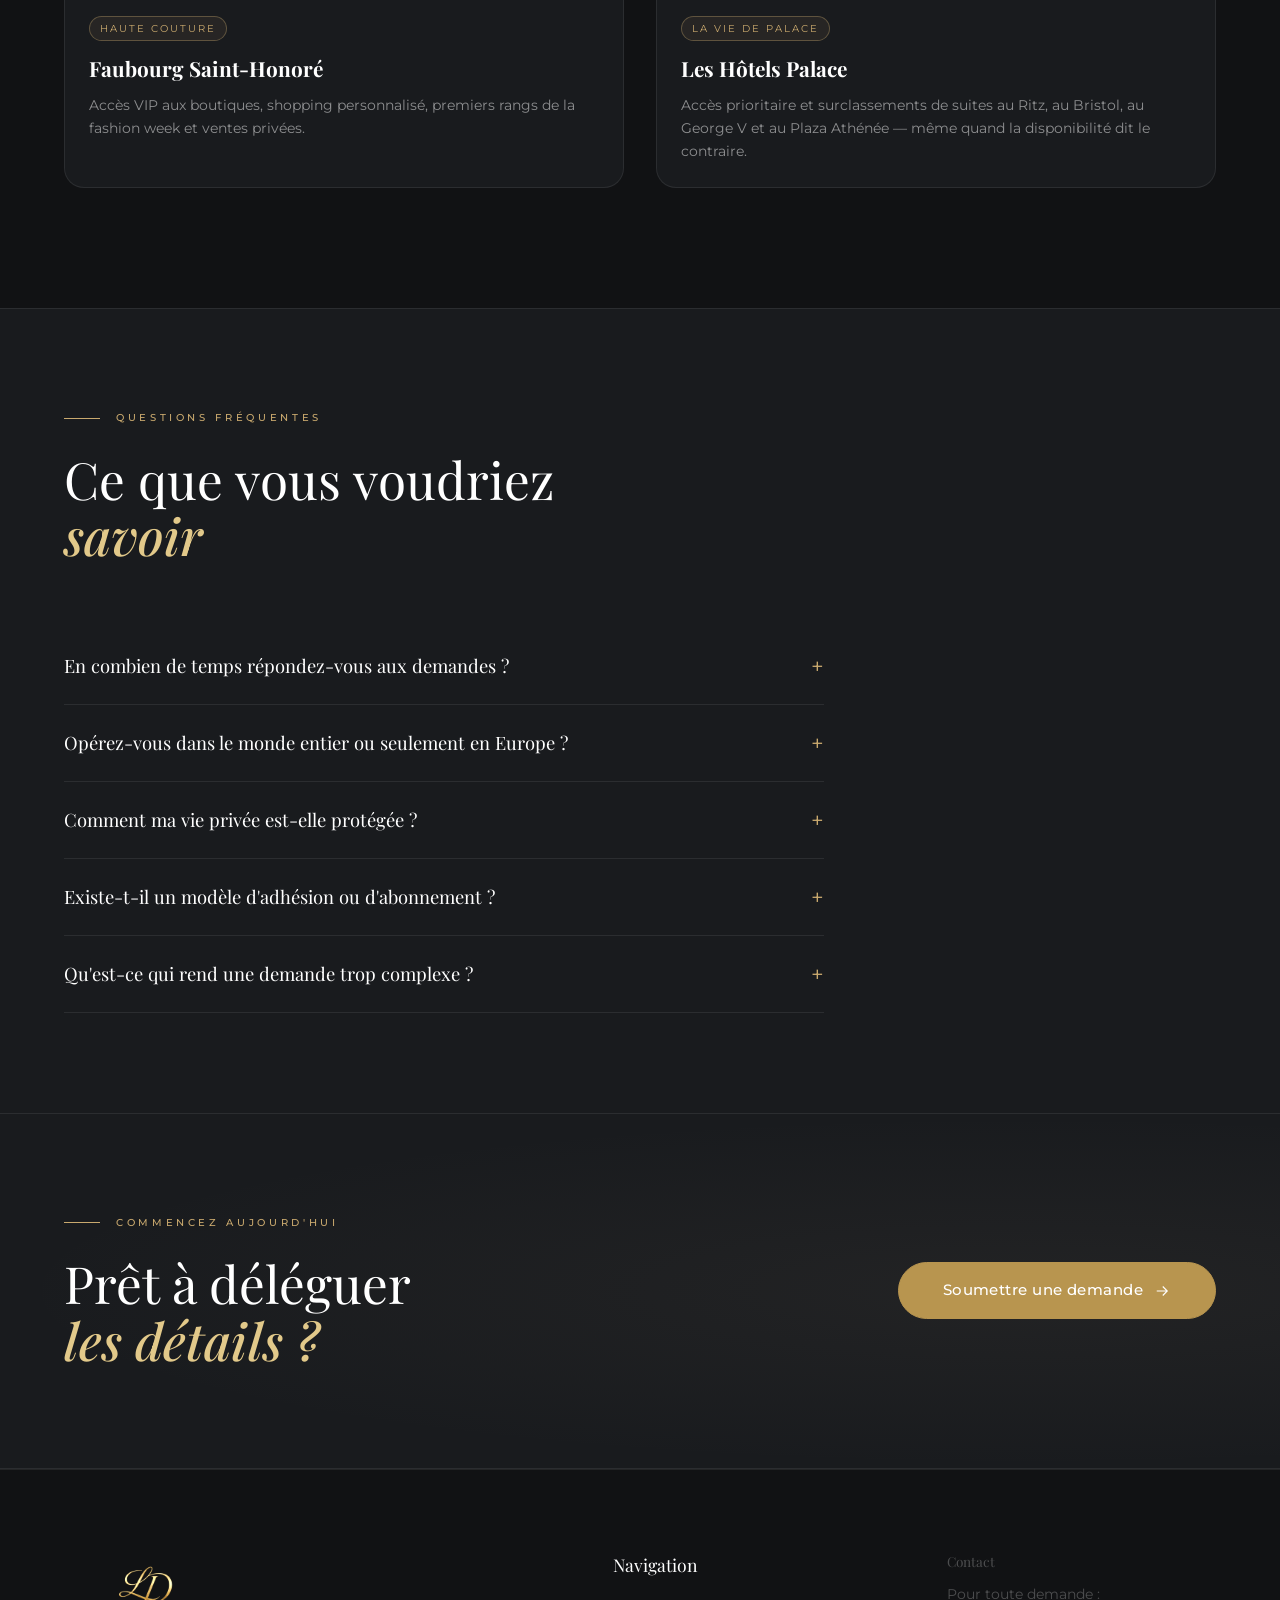
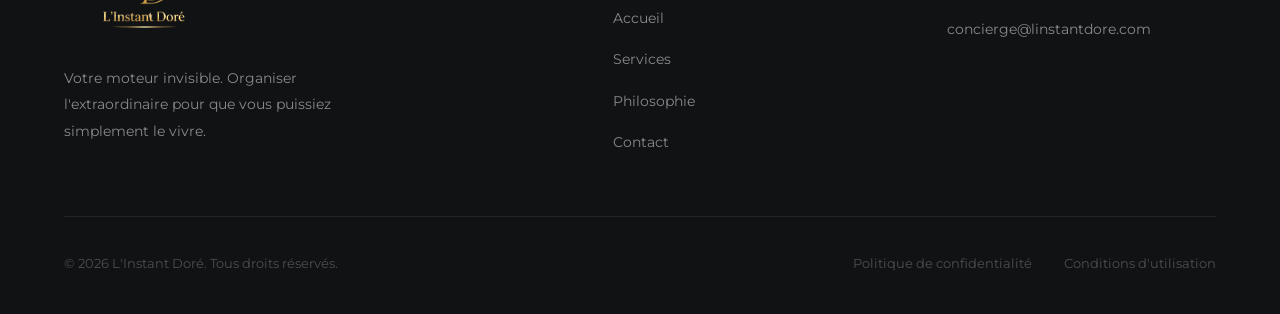
<file: services_fr.html>
<!DOCTYPE html>
<html lang="fr">
<head>
  <meta charset="UTF-8"/>
  <meta name="viewport" content="width=device-width, initial-scale=1.0"/>
  <title>Services | Voyages sur Mesure, Événements & Organisation par L'Instant Doré</title>
  <meta name="description" content="Découvrez nos trois piliers de service : Expériences organisées, Organisation Impeccable et Séjours de Luxe."/>
  <link rel="stylesheet" href="style.css"/>
  <link rel="stylesheet" href="services.css"/>
</head>
<body><div id="page-loader"></div>

<!-- ══ NAVIGATION ══════════════════════════════════════ -->
<nav class="nav scrolled" id="nav" aria-label="Main navigation">
  <div class="container nav__inner">
    <a href="index.html" class="nav__logo" aria-label="L'Instant Doré Home">
      <img src="images/logo.png" alt="L'Instant Doré" class="nav__logo-img">
    </a>
    <ul class="nav__links">
      <li><a href="index_fr.html">Accueil</a></li>
      <li><a href="services_fr.html" class="active">Services</a></li>
      <li><a href="philosophy_fr.html">Philosophie</a></li>
      <li><a href="contact_fr.html">Contact</a></li>
    </ul>
    <div class="nav__right">
      <div class="nav__lang-dropdown">
      <div class="nav__lang-trigger">
        <span>FR</span>
        <svg viewBox="0 0 24 24"><path d="M7 10l5 5 5-5" stroke-linecap="round" stroke-linejoin="round"/></svg>
      </div>
      <div class="nav__lang-menu">
        <a href="services.html">English</a>
        <a href="services_fr.html" class="active">Français</a>
      </div>
    </div>
      <a href="contact.html" class="nav__cta">Faire une demande</a>
    </div>
    <button class="nav__hamburger" id="hamburger" aria-label="Open menu" aria-expanded="false">
      <span></span><span></span><span></span>
    </button>
  </div>
</nav>
<div class="nav__mobile" id="mobileNav" role="dialog" aria-label="Navigation menu">
  <a href="index.html">Home</a>
  <a href="services.html">Our Services</a>
  <a href="philosophy.html">Our Philosophy</a>
  <a href="contact.html">Contact</a>
  <div class="nav__mobile-lang"><a href="services.html">English</a><span class="nav__mobile-lang-sep">/</span><a href="services_fr.html" class="active">Français</a></div>
  <a href="contact.html" class="nav__mobile-cta">Faire une demande</a>
</div>

<!-- ══ PAGE HERO ═══════════════════════════════════════ -->
<header class="page-hero" aria-label="Page header">
  <div class="container page-hero__inner">
    <p class="section-eyebrow fade-up">Nos Services</p>
    <h1 class="section-title section-title--lg page-hero__title fade-up delay-1">Un Service sans Compromis.<br/><em>Des Possibilités Infinies.</em></h1>
    <div style="width:48px;height:1px;background:var(--gold);margin:1.5rem 0;" class="fade-up delay-2"></div>
    <p class="section-lead fade-up delay-3">Nous ne proposons pas de catalogues. Nous offrons des pages blanches. Quel que soit votre besoin, notre réseau et notre expertise en font une réalité.</p>
  </div>
</header>

<!-- ══ SERVICE 1: EXPERIENCES ════════════════════════════ -->
<section class="svc-section svc-section--dark" id="experiences" aria-label="Experiences service">
  <div class="container svc-section__inner">
    <div class="svc-section__media fade-up">
      <div class="svc-media-wrap">
        <img src="images/dinner.png" alt="Michelin star dining experience" loading="lazy"/>
        <div class="svc-media-badge">
          <span>01</span>
          <p>Expériences</p>
        </div>
      </div>
    </div>
    <div class="svc-section__content fade-up delay-2">
      <p class="section-eyebrow">Premier Pilier</p>
      <h2 class="section-title section-title--md">Expériences<br/><em>Exclusives</em></h2>
      <div style="width:48px;height:1px;background:var(--gold);margin:1.5rem 0;"></div>
      <p class="svc-body">Accédez à l'inaccessible. Qu'il s'agisse de réserver une table dans un restaurant étoilé Michelin complet, d'organiser un chef privé pour un dîner intime ou d'obtenir un accès VIP à des événements culturels et sportifs d'élite, nous ouvrons des portes qui restent fermées au public.</p>
      <ul class="svc-features">
        <li><span class="svc-features__icon">—</span>Dîners privés dans des lieux étoilés au Michelin</li>
        <li><span class="svc-features__icon">—</span>Accès VIP à des événements culturels et sportifs exclusifs</li>
        <li><span class="svc-features__icon">—</span>Arrangements de chefs sur mesure et dégustations</li>
        <li><span class="svc-features__icon">—</span>Avant-premières de galeries d'art et visites privées</li>
      </ul>
      <a href="contact.html" class="btn btn--gold" id="exp-request-btn">
        Demander ce service
        <svg class="btn-arrow" viewBox="0 0 24 24" fill="none" stroke="currentColor" stroke-width="1.5"><path d="M5 12h14M13 6l6 6-6 6"/></svg>
      </a>
    </div>
  </div>
</section>

<!-- ══ SERVICE 2: ORGANISATION ═══════════════════════════ -->
<section class="svc-section svc-section--panel" id="organisation" aria-label="Organisation service">
  <div class="container svc-section__inner svc-section__inner--reverse">
    <div class="svc-section__content fade-up">
      <p class="section-eyebrow">Deuxième Pilier</p>
      <h2 class="section-title section-title--md">Organisation<br/><em>Impeccable</em></h2>
      <div style="width:48px;height:1px;background:var(--gold);margin:1.5rem 0;"></div>
      <p class="svc-body">Considérez-nous comme vos gestionnaires personnels de style de vie. Nous coordonnons vos célébrations privées, gérons les courses quotidiennes complexes et orchestrons des événements haut de gamme. Aucun détail n'est trop petit et aucune demande n'est trop grande.</p>
      <ul class="svc-features">
        <li><span class="svc-features__icon">—</span>Planification et coordination d'événements privés</li>
        <li><span class="svc-features__icon">—</span>Courses quotidiennes et gestion du style de vie</li>
        <li><span class="svc-features__icon">—</span>Hospitalité d'entreprise et cadeaux</li>
        <li><span class="svc-features__icon">—</span>Approvisionnement et sourcing exclusifs</li>
      </ul>
      <a href="contact.html" class="btn btn--outline-gold" id="org-request-btn">
        Demander ce service
        <svg class="btn-arrow" viewBox="0 0 24 24" fill="none" stroke="currentColor" stroke-width="1.5"><path d="M5 12h14M13 6l6 6-6 6"/></svg>
      </a>
    </div>
    <div class="svc-section__media fade-up delay-2">
      <div class="svc-media-wrap">
        <img src="images/car.png" alt="Private chauffeur" loading="lazy"/>
        <div class="svc-media-badge">
          <span>02</span>
          <p>Organisation</p>
        </div>
      </div>
    </div>
  </div>
</section>

<!-- ══ SERVICE 3: STAYS ═══════════════════════════════════ -->
<section class="svc-section svc-section--dark" id="stays" aria-label="Stays service">
  <div class="container svc-section__inner">
    <div class="svc-section__media fade-up">
      <div class="svc-media-wrap">
        <img src="images/villa.png" alt="Luxury villa stay" loading="lazy"/>
        <div class="svc-media-badge">
          <span>03</span>
          <p>Séjours & Voyages</p>
        </div>
      </div>
    </div>
    <div class="svc-section__content fade-up delay-2">
      <p class="section-eyebrow">Troisième Pilier</p>
      <h2 class="section-title section-title--md">Séjours de Luxe<br/>& <em>Voyages</em></h2>
      <div style="width:48px;height:1px;background:var(--gold);margin:1.5rem 0;"></div>
      <p class="svc-body">Voyagez exactement comme vous vivez : sans compromis. Nous organisons des escapades sur mesure, trouvons des villas privées exclusives, organisons l'aviation privée et concevons des itinéraires qui anticipent chacun de vos besoins.</p>
      <ul class="svc-features">
        <li><span class="svc-features__icon">—</span>Sourcing de villas privées exclusives dans le monde entier</li>
        <li><span class="svc-features__icon">—</span>Affrètement d'avions privés et de yachts</li>
        <li><span class="svc-features__icon">—</span>Conception et gestion d'itinéraires sur mesure</li>
        <li><span class="svc-features__icon">—</span>Transport terrestre et services de chauffeur</li>
      </ul>
      <a href="contact.html" class="btn btn--gold" id="stays-request-btn">
        Demander ce service
        <svg class="btn-arrow" viewBox="0 0 24 24" fill="none" stroke="currentColor" stroke-width="1.5"><path d="M5 12h14M13 6l6 6-6 6"/></svg>
      </a>
    </div>
  </div>
</section>

<!-- Paris Focus -->
<section class="destinations paris-focus" aria-label="Paris">
  <div class="container">
    <div class="destinations__header fade-up">
      <p class="section-eyebrow">Notre ville d'origine</p>
      <h2 class="section-title section-title--md">Paris,<br><em>sans limites</em></h2>
      <p style="color:var(--muted); max-width:560px; line-height:1.9;">Des portes fermées du Palais Royal aux visites privées dans les ateliers de Montmartre — Paris est la ville où nous sommes nés, et là où notre réseau est le plus profond.</p>
    </div>
    <div class="destinations-grid destinations-grid--paris">
      <div class="dest-card dest-card--tall fade-up">
        <div class="dest-card__img" style="background-image:url('images/paris_eiffel_night.png');"></div>
        <div class="dest-card__body">
          <span class="dest-card__tag">Paris Iconique</span>
          <h3 class="dest-card__city">Trocadéro & 7ème</h3>
          <p class="dest-card__desc">Dîners privés à la Tour Eiffel, terrasses exclusives au coucher du soleil et visites du musée d'Orsay après les heures d'ouverture.</p>
        </div>
      </div>
      <div class="dest-card fade-up delay-1">
        <div class="dest-card__img" style="background-image:url('images/paris_marais.png');"></div>
        <div class="dest-card__body">
          <span class="dest-card__tag">Culture & Art</span>
          <h3 class="dest-card__city">Le Marais</h3>
          <p class="dest-card__desc">Vernissages privés, visites d'ateliers d'artistes et acquisitions d'art contemporain.</p>
        </div>
      </div>
      <div class="dest-card fade-up delay-2">
        <div class="dest-card__img" style="background-image:url('images/paris_saint_honore.png');"></div>
        <div class="dest-card__body">
          <span class="dest-card__tag">Haute Couture</span>
          <h3 class="dest-card__city">Faubourg Saint-Honoré</h3>
          <p class="dest-card__desc">Accès VIP aux boutiques, shopping personnalisé, premiers rangs de la fashion week et ventes privées.</p>
        </div>
      </div>
      <div class="dest-card fade-up delay-3">
        <div class="dest-card__img" style="background-image:url('images/paris_palace_hotel.png');"></div>
        <div class="dest-card__body">
          <span class="dest-card__tag">La Vie de Palace</span>
          <h3 class="dest-card__city">Les Hôtels Palace</h3>
          <p class="dest-card__desc">Accès prioritaire et surclassements de suites au Ritz, au Bristol, au George V et au Plaza Athénée — même quand la disponibilité dit le contraire.</p>
        </div>
      </div>
    </div>
  </div>
</section>

<!-- FAQ -->
<section class="faq-section" aria-label="FAQ">
  <div class="container">
    <div class="faq__header fade-up">
      <p class="section-eyebrow">Questions Fréquentes</p>
      <h2 class="section-title section-title--md">Ce que vous voudriez<br><em>savoir</em></h2>
    </div>
    <div class="faq-list">
      <div class="faq-item fade-up"><button class="faq-q" aria-expanded="false">En combien de temps répondez-vous aux demandes ?</button><div class="faq-a"><p>Pour les questions urgentes, nous répondons dans l'heure. Pour les arrangements complexes, nous confirmons la réception immédiatement et livrons une proposition complète dans les 24 heures.</p></div></div>
      <div class="faq-item fade-up delay-1"><button class="faq-q" aria-expanded="false">Opérez-vous dans le monde entier ou seulement en Europe ?</button><div class="faq-a"><p>Notre siège social est en Europe, mais nous maintenons un réseau actif couvrant le Moyen-Orient, l'Asie, les Amériques et au-delà.</p></div></div>
      <div class="faq-item fade-up delay-2"><button class="faq-q" aria-expanded="false">Comment ma vie privée est-elle protégée ?</button><div class="faq-a"><p>La discrétion absolue est le fondement de tout ce que nous faisons. Toutes les informations des clients sont traitées selon des accords de confidentialité stricts. Nous ne partageons, ne divulguons ni ne référençons jamais l'activité des clients.</p></div></div>
      <div class="faq-item fade-up delay-3"><button class="faq-q" aria-expanded="false">Existe-t-il un modèle d'adhésion ou d'abonnement ?</button><div class="faq-a"><p>Nous proposons des arrangements par demande et par abonnement annuel, comprenant un gestionnaire de compte dédié et des tarifs préférentiels pour nos partenaires.</p></div></div>
      <div class="faq-item fade-up"><button class="faq-q" aria-expanded="false">Qu'est-ce qui rend une demande trop complexe ?</button><div class="faq-a"><p>Rien. Notre équipe a organisé des accès privés au Louvre, trouvé des articles sans marché public et des expériences que la plupart considèrent comme impossibles. Nous vous invitons à nous tester.</p></div></div>
    </div>
  </div>
</section>

<!-- ══ BOTTOM CTA ════════════════════════════════════════ -->
<section class="cta-band" aria-label="Call to action">
  <div class="container cta-band__inner fade-up">
    <div>
      <p class="section-eyebrow">Commencez Aujourd'hui</p>
      <h2 class="section-title section-title--md">Prêt à déléguer<br/><em>les détails ?</em></h2>
    </div>
    <a href="contact.html" class="btn btn--gold" id="services-bottom-cta-btn">
      Soumettre une demande
      <svg class="btn-arrow" viewBox="0 0 24 24" fill="none" stroke="currentColor" stroke-width="1.5"><path d="M5 12h14M13 6l6 6-6 6"/></svg>
    </a>
  </div>
</section>

<!-- ══ FOOTER ══════════════════════════════════════════ -->
<footer class="footer" aria-label="Site footer">
  <div class="container">
    <div class="footer__inner">
      <div class="footer__brand">
        <a href="index.html" class="nav__logo" style="margin-bottom:1rem;">
          <img src="images/logo.png" alt="L'Instant Doré" class="nav__logo-img">
        </a>
        <p class="footer__tagline">Votre moteur invisible. Organiser l'extraordinaire pour que vous puissiez simplement le vivre.</p>
      </div>
      <div>
        <p class="footer__col-title">Navigation</p>
        <ul class="footer__links">
          <li><a href="index_fr.html">Accueil</a></li>
          <li><a href="services_fr.html">Services</a></li>
          <li><a href="philosophy_fr.html">Philosophie</a></li>
          <li><a href="contact_fr.html">Contact</a></li>
        </ul>
      </div>
      <div class="footer__contact">
        <p class="footer__col-title">Contact</p>
        <p>Pour toute demande :</p>
        <a href="mailto:concierge@linstantdore.com">concierge@linstantdore.com</a>
      </div>
    </div>
    <div class="footer__bottom">
      <p class="footer__copy">© 2026 L'Instant Doré. Tous droits réservés.</p>
      <div class="footer__legal"><a href="#">Politique de confidentialité</a><a href="#">Conditions d'utilisation</a></div>
    </div>
  </div>
</footer>

<a href="https://wa.me/1234567890" class="whatsapp-fab" target="_blank" rel="noopener noreferrer" aria-label="Chat on WhatsApp">
  <svg viewBox="0 0 24 24" fill="white" xmlns="http://www.w3.org/2000/svg"><path d="M17.472 14.382c-.297-.149-1.758-.867-2.03-.967-.273-.099-.471-.148-.67.15-.197.297-.767.966-.94 1.164-.173.199-.347.223-.644.075-.297-.15-1.255-.463-2.39-1.475-.883-.788-1.48-1.761-1.653-2.059-.173-.297-.018-.458.13-.606.134-.133.298-.347.446-.52.149-.174.198-.298.298-.497.099-.198.05-.371-.025-.52-.075-.149-.669-1.612-.916-2.207-.242-.579-.487-.5-.669-.51-.173-.008-.371-.01-.57-.01-.198 0-.52.074-.792.372-.272.297-1.04 1.016-1.04 2.479 0 1.462 1.065 2.875 1.213 3.074.149.198 2.096 3.2 5.077 4.487.709.306 1.262.489 1.694.625.712.227 1.36.195 1.871.118.571-.085 1.758-.719 2.006-1.413.248-.694.248-1.289.173-1.413-.074-.124-.272-.198-.57-.347m-5.421 7.403h-.004a9.87 9.87 0 0 1-5.031-1.378l-.361-.214-3.741.982.998-3.648-.235-.374a9.86 9.86 0 0 1-1.51-5.26c.001-5.45 4.436-9.884 9.888-9.884 2.64 0 5.122 1.03 6.988 2.898a9.825 9.825 0 0 1 2.893 6.994c-.003 5.45-4.437 9.884-9.885 9.884m8.413-18.297A11.815 11.815 0 0 0 12.05 0C5.495 0 .16 5.335.157 11.892c0 2.096.547 4.142 1.588 5.945L.057 24l6.305-1.654a11.882 11.882 0 0 0 5.683 1.448h.005c6.554 0 11.89-5.335 11.893-11.893a11.821 11.821 0 0 0-3.48-8.413z"/></svg>
</a>
<div class="mobile-bar" role="navigation" aria-label="Quick actions">
  <a href="contact.html" class="mobile-bar__request" id="svc-mobile-request-btn">Faire une demande</a>
  <a href="https://wa.me/1234567890" class="mobile-bar__whatsapp" target="_blank" rel="noopener noreferrer" id="svc-mobile-whatsapp-btn">WhatsApp</a>
</div>

<script src="app.js"></script>
</body>
</html>
</file>
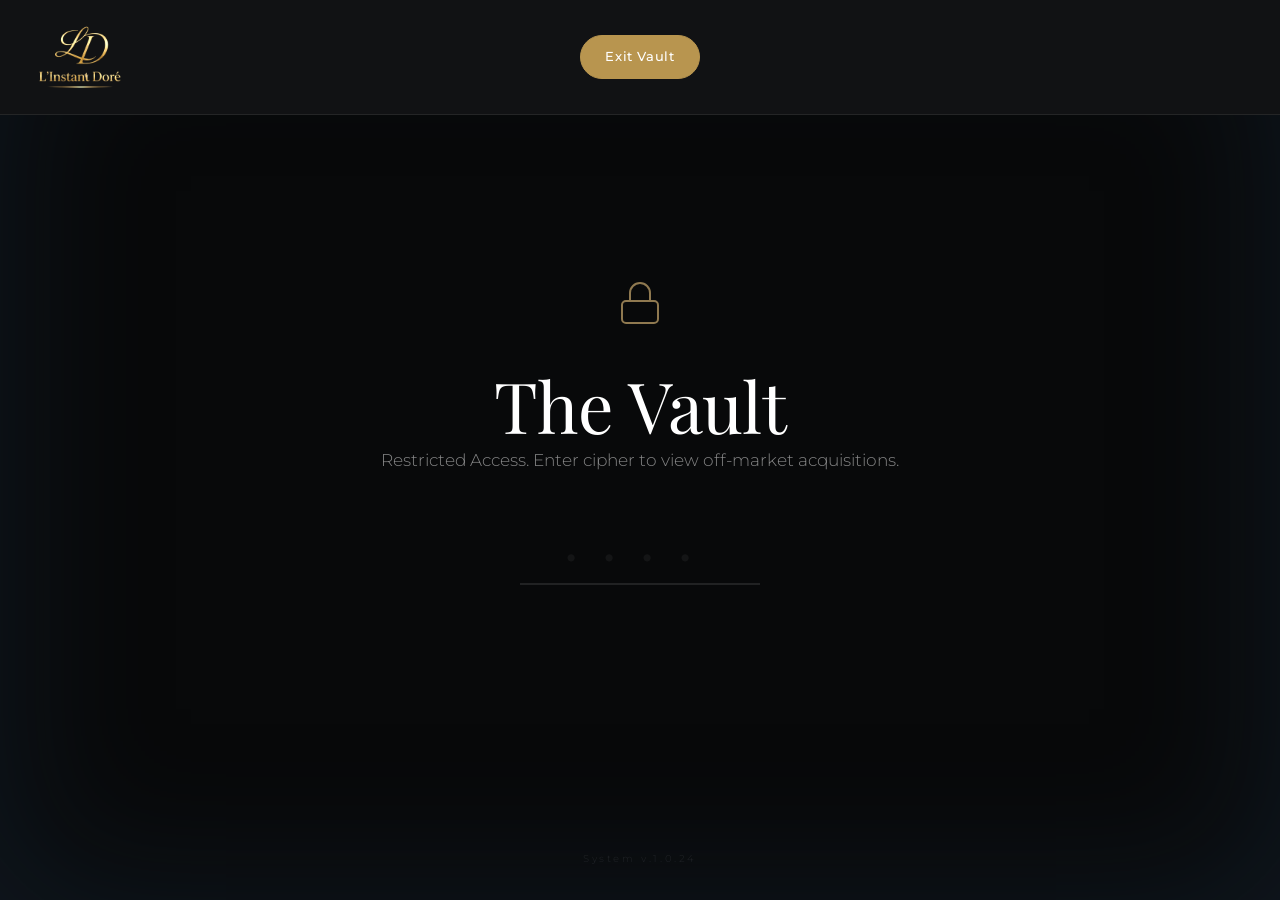
<file: vault.html>
<!DOCTYPE html>
<html lang="en">
<head>
  <meta charset="UTF-8" />
  <meta name="viewport" content="width=device-width, initial-scale=1.0"/>
  <title>The Vault | Off-Market Access | L'Instant Doré</title>
  
  <link rel="preconnect" href="https://fonts.googleapis.com">
  <link rel="preconnect" href="https://fonts.gstatic.com" crossorigin>
  <link href="https://fonts.googleapis.com/css2?family=Montserrat:wght@200;300;400;500&family=Playfair+Display:ital,wght@0,400;0,500;0,600;1,400;1,500&display=swap" rel="stylesheet">
  
  <link rel="stylesheet" href="style.css">
  <link rel="stylesheet" href="vault.css">
</head>
<body class="page-vault">

  <!-- ══ NAVIGATION ════════════════════════════════════════ -->
  <nav class="nav" id="nav">
    <div class="container nav__inner">
      <a href="index.html" class="nav__logo">
        <img src="images/logo.png" alt="L'Instant Doré" class="nav__logo-img">
      </a>
      <!-- Minimal Nav for Vault -->
      <a href="index.html" class="nav__cta">Exit Vault</a>
    </div>
  </nav>

  <!-- ══ VAULT LOGIN STATE ═════════════════════════════════ -->
  <section class="vault-login" id="vault-login">
    <div class="vault-login__inner fade-up">
      <svg class="vault-icon" viewBox="0 0 24 24" fill="none" stroke="currentColor" stroke-width="1"><rect x="3" y="11" width="18" height="11" rx="2" ry="2"></rect><path d="M7 11V7a5 5 0 0 1 10 0v4"></path></svg>
      <h1 class="section-title section-title--lg">The Vault</h1>
      <p class="section-lead">Restricted Access. Enter cipher to view off-market acquisitions.</p>
      
      <div class="vault-pin-container">
        <input type="password" id="vault-pin" class="vault-pin" maxlength="4" placeholder="••••" autocomplete="off" />
      </div>
      <p id="vault-error" class="vault-error"></p>
    </div>
    
    <div class="vault-hint">
      System v.1.0.24
    </div>
  </section>

  <!-- ══ VAULT UNLOCKED STATE ══════════════════════════════ -->
  <section class="vault-content" id="vault-content" style="display:none;">
    <div class="container">
      <div class="vault-header fade-up">
        <svg class="vault-icon vault-icon--unlocked" viewBox="0 0 24 24" fill="none" stroke="currentColor" stroke-width="1"><rect x="3" y="11" width="18" height="11" rx="2" ry="2"></rect><path d="M7 11V7a5 5 0 0 1 9.9-1"></path></svg>
        <h2 class="section-title section-title--lg">Off-Market <em>Assets</em></h2>
        <p class="section-lead">Extremely rare allocations. Contact your liaison to initiate acquisition.</p>
      </div>

      <div class="vault-grid">
        <div class="vault-item fade-up delay-1">
          <div class="vault-item__img">
            <img src="images/vault_watch.png" alt="Rare Vintage Watch" loading="lazy">
          </div>
          <div class="vault-item__body">
            <p class="vault-item__label">Horology</p>
            <h3 class="vault-item__title">Patek Philippe Ref. 2499</h3>
            <p class="vault-item__desc">Third series, 18k yellow gold. Unpolished case, complete original documentation. Provenance available strictly upon request.</p>
            <a href="contact.html" class="btn btn--outline" style="width:100%;text-align:center;">Inquire</a>
          </div>
        </div>

        <div class="vault-item fade-up delay-2">
          <div class="vault-item__img">
            <img src="images/vault_estate.png" alt="Private Estate" loading="lazy">
          </div>
          <div class="vault-item__body">
            <p class="vault-item__label">Real Estate</p>
            <h3 class="vault-item__title">Villa Azure, Cap Ferrat</h3>
            <p class="vault-item__desc">Completely off-market. 8 bedrooms, infinity edge into the Mediterranean, private deep-water dock. Anonymous seller.</p>
            <a href="contact.html" class="btn btn--outline" style="width:100%;text-align:center;">Inquire</a>
          </div>
        </div>

        <div class="vault-item fade-up delay-3">
          <div class="vault-item__img">
            <img src="images/vault_art.png" alt="Fine Art" loading="lazy">
          </div>
          <div class="vault-item__body">
            <p class="vault-item__label">Fine Art</p>
            <h3 class="vault-item__title">Post-War Abstract Expressionism</h3>
            <p class="vault-item__desc">Major 1950s canvas currently in a Swiss freeport. Never before offered at public auction. Viewing arranged by private jet only.</p>
            <a href="contact.html" class="btn btn--outline" style="width:100%;text-align:center;">Inquire</a>
          </div>
        </div>
      </div>
    </div>
  </section>

  <script src="app.js"></script>
  <script>
    /* Vault Logic */
    const pinInput = document.getElementById('vault-pin');
    const loginSection = document.getElementById('vault-login');
    const contentSection = document.getElementById('vault-content');
    const errorMsg = document.getElementById('vault-error');

    pinInput.addEventListener('input', (e) => {
      errorMsg.textContent = "";
      pinInput.classList.remove('shake');
      
      const val = e.target.value;
      if (val.length === 4) {
        if (val === '1024') {
          unlockVault();
        } else {
          // Wrong PIN Animation
          pinInput.classList.add('shake');
          errorMsg.textContent = "Access Denied.";
          setTimeout(() => { pinInput.value = ''; }, 400);
        }
      }
    });

    function unlockVault() {
      pinInput.blur();
      pinInput.style.borderColor = "var(--gold)";
      pinInput.style.color = "var(--gold)";
      
      // Transform logic
      loginSection.animate([
        { opacity: 1, transform: 'scale(1)' },
        { opacity: 0, transform: 'scale(1.05)' }
      ], { duration: 800, easing: 'ease', fill: 'forwards' }).onfinish = () => {
        loginSection.style.display = 'none';
        contentSection.style.display = 'block';
        window.scrollTo(0,0);
        
        // Trigger generic fade-ups inside vault
        const fades = contentSection.querySelectorAll('.fade-up');
        fades.forEach(el => el.classList.add('visible'));
      };
    }
  </script>
</body>
</html>
</file>
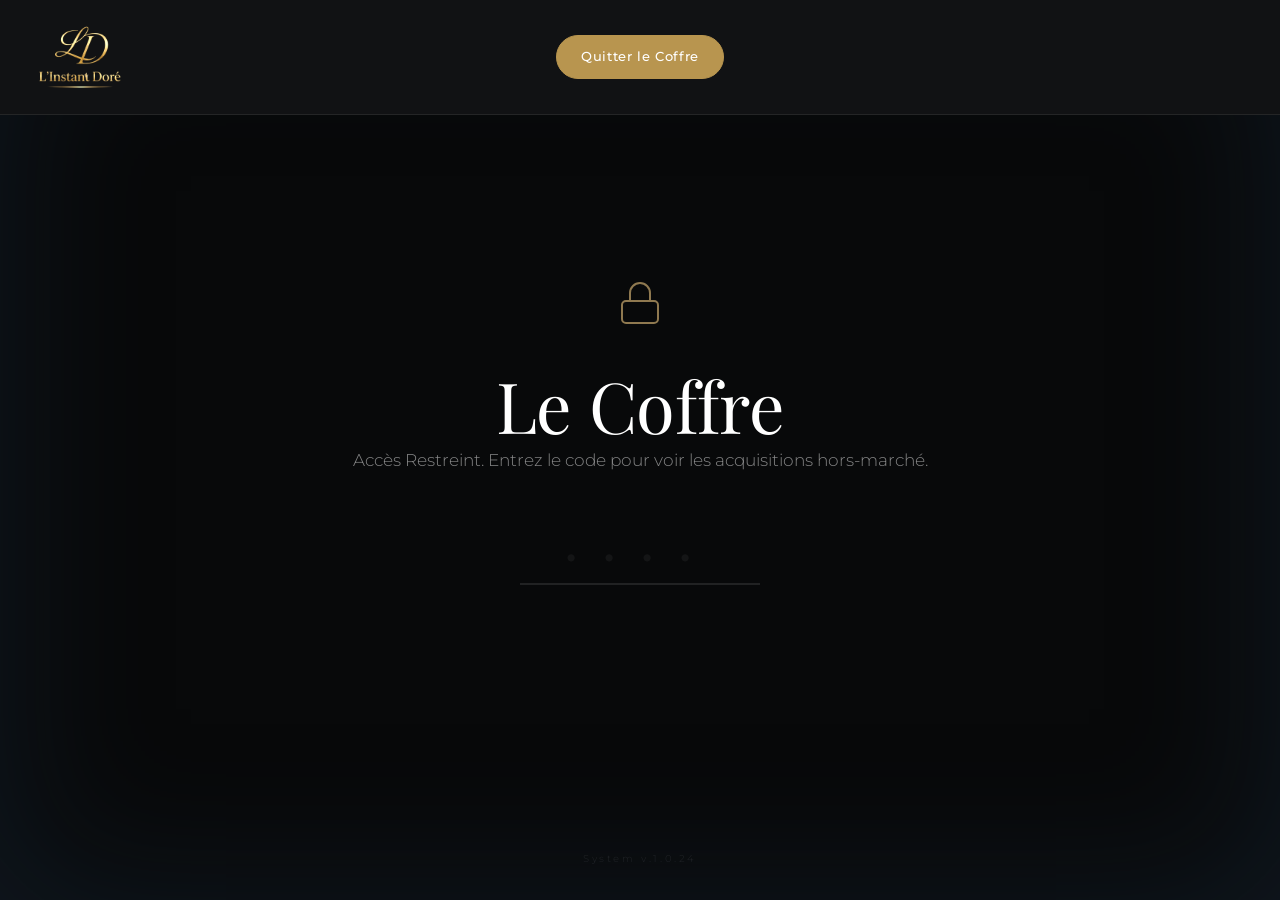
<file: vault_fr.html>
<!DOCTYPE html>
<html lang="fr">
<head>
  <meta charset="UTF-8" />
  <meta name="viewport" content="width=device-width, initial-scale=1.0"/>
  <title>Le Coffre | Accès Hors-Marché | L'Instant Doré</title>
  
  <link rel="preconnect" href="https://fonts.googleapis.com">
  <link rel="preconnect" href="https://fonts.gstatic.com" crossorigin>
  <link href="https://fonts.googleapis.com/css2?family=Montserrat:wght@200;300;400;500&family=Playfair+Display:ital,wght@0,400;0,500;0,600;1,400;1,500&display=swap" rel="stylesheet">
  
  <link rel="stylesheet" href="style.css">
  <link rel="stylesheet" href="vault.css">
</head>
<body class="page-vault">

  <!-- ══ NAVIGATION ════════════════════════════════════════ -->
  <nav class="nav" id="nav">
    <div class="container nav__inner">
      <a href="index.html" class="nav__logo">
        <img src="images/logo.png" alt="L'Instant Doré" class="nav__logo-img">
      </a>
      <!-- Minimal Nav for Vault -->
      <a href="index.html" class="nav__cta">Quitter le Coffre</a>
    </div>
  </nav>

  <!-- ══ VAULT LOGIN STATE ═════════════════════════════════ -->
  <section class="vault-login" id="vault-login">
    <div class="vault-login__inner fade-up">
      <svg class="vault-icon" viewBox="0 0 24 24" fill="none" stroke="currentColor" stroke-width="1"><rect x="3" y="11" width="18" height="11" rx="2" ry="2"></rect><path d="M7 11V7a5 5 0 0 1 10 0v4"></path></svg>
      <h1 class="section-title section-title--lg">Le Coffre</h1>
      <p class="section-lead">Accès Restreint. Entrez le code pour voir les acquisitions hors-marché.</p>
      
      <div class="vault-pin-container">
        <input type="password" id="vault-pin" class="vault-pin" maxlength="4" placeholder="••••" autocomplete="off" />
      </div>
      <p id="vault-error" class="vault-error"></p>
    </div>
    
    <div class="vault-hint">
      System v.1.0.24
    </div>
  </section>

  <!-- ══ VAULT UNLOCKED STATE ══════════════════════════════ -->
  <section class="vault-content" id="vault-content" style="display:none;">
    <div class="container">
      <div class="vault-header fade-up">
        <svg class="vault-icon vault-icon--unlocked" viewBox="0 0 24 24" fill="none" stroke="currentColor" stroke-width="1"><rect x="3" y="11" width="18" height="11" rx="2" ry="2"></rect><path d="M7 11V7a5 5 0 0 1 9.9-1"></path></svg>
        <h2 class="section-title section-title--lg">Actifs <em>Hors-Marché</em></h2>
        <p class="section-lead">Allocations extrêmement rares. Contactez votre liaison pour initier l'acquisition.</p>
      </div>

      <div class="vault-grid">
        <div class="vault-item fade-up delay-1">
          <div class="vault-item__img">
            <img src="images/vault_watch.png" alt="Rare Vintage Watch" loading="lazy">
          </div>
          <div class="vault-item__body">
            <p class="vault-item__label">Horlogerie</p>
            <h3 class="vault-item__title">Patek Philippe Ref. 2499</h3>
            <p class="vault-item__desc">Troisième série, or jaune 18 carats. Boîtier non poli, documentation d'origine complète. Provenance disponible strictement sur demande.</p>
            <a href="contact.html" class="btn btn--outline" style="width:100%;text-align:center;">Se renseigner</a>
          </div>
        </div>

        <div class="vault-item fade-up delay-2">
          <div class="vault-item__img">
            <img src="images/vault_estate.png" alt="Private Estate" loading="lazy">
          </div>
          <div class="vault-item__body">
            <p class="vault-item__label">Immobilier</p>
            <h3 class="vault-item__title">Villa Azure, Cap Ferrat</h3>
            <p class="vault-item__desc">Totalement hors-marché. 8 chambres, piscine à débordement sur la Méditerranée, quai privé en eau profonde. Vendeur anonyme.</p>
            <a href="contact.html" class="btn btn--outline" style="width:100%;text-align:center;">Se renseigner</a>
          </div>
        </div>

        <div class="vault-item fade-up delay-3">
          <div class="vault-item__img">
            <img src="images/vault_art.png" alt="Beaux-Arts" loading="lazy">
          </div>
          <div class="vault-item__body">
            <p class="vault-item__label">Beaux-Arts</p>
            <h3 class="vault-item__title">Post-War Abstract Expressionism</h3>
            <p class="vault-item__desc">Toile majeure des années 1950 actuellement dans un port franc suisse. Jamais offerte auparavant en vente publique. Visite organisée par jet privé uniquement.</p>
            <a href="contact.html" class="btn btn--outline" style="width:100%;text-align:center;">Se renseigner</a>
          </div>
        </div>
      </div>
    </div>
  </section>

  <script src="app.js"></script>
  <script>
    /* Vault Logic */
    const pinInput = document.getElementById('vault-pin');
    const loginSection = document.getElementById('vault-login');
    const contentSection = document.getElementById('vault-content');
    const errorMsg = document.getElementById('vault-error');

    pinInput.addEventListener('input', (e) => {
      errorMsg.textContent = "";
      pinInput.classList.remove('shake');
      
      const val = e.target.value;
      if (val.length === 4) {
        if (val === '1024') {
          unlockVault();
        } else {
          // Wrong PIN Animation
          pinInput.classList.add('shake');
          errorMsg.textContent = "Accès Refusé.";
          setTimeout(() => { pinInput.value = ''; }, 400);
        }
      }
    });

    function unlockVault() {
      pinInput.blur();
      pinInput.style.borderColor = "var(--gold)";
      pinInput.style.color = "var(--gold)";
      
      // Transform logic
      loginSection.animate([
        { opacity: 1, transform: 'scale(1)' },
        { opacity: 0, transform: 'scale(1.05)' }
      ], { duration: 800, easing: 'ease', fill: 'forwards' }).onfinish = () => {
        loginSection.style.display = 'none';
        contentSection.style.display = 'block';
        window.scrollTo(0,0);
        
        // Trigger generic fade-ups inside vault
        const fades = contentSection.querySelectorAll('.fade-up');
        fades.forEach(el => el.classList.add('visible'));
      };
    }
  </script>
</body>
</html>
</file>
<file: style.css>
/* =====================================================
   MAISON ÉLITE — Global Design System
   Dark Luxury / Paris-VIP inspired
   ===================================================== */

@import url('https://fonts.googleapis.com/css2?family=Playfair+Display:ital,wght@0,400;0,500;0,600;0,700;1,400;1,500&family=Montserrat:wght@300;400;500;600&display=swap');

/* ── Variables ─────────────────────────────────────── */
:root {
  --bg:           #111214;
  --bg-2:         #191B1E;
  --bg-3:         #222428;
  --white:        #FFFFFF;
  --off-white:    rgba(255,255,255,0.85);
  --muted:        rgba(255,255,255,0.50);
  --faint:        rgba(255,255,255,0.25);

  --gold:         #C9A96E;    /* true champagne gold */
  --gold-light:   #E2C98A;    /* highlight shimmer */
  --gold-dark:    #9A7A4A;    /* shadow depth */
  --gold-btn:     #B8954F;    /* pill button fill */
  --gold-grad:    linear-gradient(135deg, #C9A96E 0%, #E2C98A 50%, #C9A96E 100%);

  --border:       rgba(255,255,255,0.08);
  --border-gold:  rgba(201,169,110,0.35);

  --font-serif:   'Playfair Display', Georgia, serif;
  --font-sans:    'Montserrat', sans-serif;
  --ease:         cubic-bezier(0.25, 0.46, 0.45, 0.94);
  --ease-out:     cubic-bezier(0.16, 1, 0.3, 1);

  --nav-h: 115px; /* Taller, more luxurious header */
}

/* ── Reset ──────────────────────────────────────────── */
*, *::before, *::after { box-sizing: border-box; margin: 0; padding: 0; }
html { scroll-behavior: smooth; font-size: 16px; overflow-x: hidden; }
body {
  font-family: var(--font-sans);
  background: var(--bg);
  color: var(--off-white);
  line-height: 1.7;
  -webkit-font-smoothing: antialiased;
  overflow-x: hidden;
}

/* Paris-VIP Aura Effect */
body::after {
  content: '';
  position: fixed;
  inset: 0;
  pointer-events: none;
  z-index: 9000;
  box-shadow: inset 0 0 160px rgba(32, 54, 76, 0.35);
}

img { display: block; max-width: 100%; }
a { text-decoration: none; color: inherit; }
ul { list-style: none; }
button { cursor: pointer; border: none; background: none; font-family: inherit; }

/* ── Containers ─────────────────────────────────────── */
.container { width: 90%; max-width: 1240px; margin: 0 auto; }
.mt-lg { margin-top: 2.5rem; }

/* ══════════════════════════════════════════════════════
   NAVIGATION  (dark bar = matches Paris VIP exactly)
══════════════════════════════════════════════════════ */
.nav {
  position: fixed;
  top: 0; left: 0; right: 0;
  height: var(--nav-h);
  z-index: 10000; /* Ultra high to stay above all content */
  background: var(--bg);
  border-bottom: 1px solid var(--border);
  display: flex;
  align-items: center;
  transition: height 0.3s var(--ease), background 0.3s var(--ease);
}
/* Ensure the nav bar blends into the mobile menu when open */
.nav.menu-open {
  background: transparent !important;
  border-bottom-color: transparent !important;
  box-shadow: none !important;
}
.nav.scrolled {
  height: 85px; /* Stay slightly taller than before */
  background: var(--bg);
  box-shadow: 0 15px 40px rgba(0,0,0,0.6); /* Cast a deep luxury shadow to separate from content */
  transform: translateZ(0); /* Hardware acceleration to prevent iOS fixed-position rendering glitches */
  -webkit-transform: translateZ(0);
}
.nav__inner {
  display: grid;
  grid-template-columns: 1fr auto 1fr;
  align-items: center;
  width: 100%;
  max-width: 1400px; /* Allow nav to stretch wider than default container */
  margin: 0 auto;
}
.nav__right {
  display: flex;
  align-items: center;
  gap: 1.5rem;
  justify-self: end;
  margin-right: 2rem; /* Balance the left margin */
}

/* Language Dropdown */
.nav__lang-dropdown {
  position: relative;
  font-family: var(--font-sans);
  font-size: 0.75rem;
  letter-spacing: 0.1em;
  text-transform: uppercase;
  height: 100%;
  display: flex;
  align-items: center;
}

.nav__lang-trigger {
  display: flex;
  align-items: center;
  gap: 8px;
  color: var(--muted);
  transition: color 0.3s;
  cursor: pointer;
}

.nav__lang-trigger:hover {
  color: var(--white);
}

.nav__lang-trigger svg {
  width: 10px;
  height: 10px;
  stroke: currentColor;
  stroke-width: 2.5;
  fill: none;
  transition: transform 0.3s;
}

.nav__lang-menu {
  position: absolute;
  top: calc(100% - 20px);
  right: -10px;
  background: var(--bg-2);
  border: 1px solid var(--border);
  padding: 0.75rem 0;
  min-width: 140px;
  opacity: 0;
  visibility: hidden;
  transform: translateY(10px);
  transition: all 0.3s var(--ease);
  z-index: 100;
  box-shadow: 0 15px 40px rgba(0,0,0,0.6);
  border-radius: 8px;
}

.nav__lang-dropdown:hover .nav__lang-menu,
.nav__lang-dropdown.active .nav__lang-menu {
  opacity: 1;
  visibility: visible;
  transform: translateY(0);
}

.nav__lang-dropdown:hover .nav__lang-trigger svg,
.nav__lang-dropdown.active .nav__lang-trigger svg {
  transform: rotate(180deg);
}

.nav__lang-menu a {
  display: flex;
  justify-content: space-between;
  align-items: center;
  padding: 0.7rem 1.25rem;
  color: var(--muted);
  font-size: 0.7rem;
  transition: all 0.3s;
}

.nav__lang-menu a:hover {
  color: var(--white);
  background: rgba(255,255,255,0.03);
}

.nav__lang-menu a.active {
  color: var(--gold);
  pointer-events: none;
}

/* Logo — Simple serif text + monogram circle */
.nav__logo {
  font-family: var(--font-serif);
  font-size: 1.35rem;
  font-weight: 500;
  color: var(--white);
  display: flex;
  align-items: center;
  gap: 12px;
  letter-spacing: 0.05em;
  flex-shrink: 0;
  justify-self: start;
  margin-left: 2rem; /* Add generous space from the left side */
}
.nav__logo-mark {
  width: 36px; height: 36px;
  border: 1px solid rgba(255,255,255,0.5);
  border-radius: 50%;
  display: flex; align-items: center; justify-content: center;
}
.nav__logo-mark span {
  font-family: var(--font-serif);
  font-size: 1rem;
  color: var(--white);
  line-height: 1;
}

/* Nav links — serif, medium size, matching Paris VIP */
.nav__links {
  display: flex;
  align-items: center;
  gap: 2.8rem;
  justify-self: center;
}
.nav__links a {
  font-family: var(--font-serif);
  font-size: 1rem;
  font-weight: 400;
  color: var(--off-white);
  position: relative;
  padding-bottom: 4px;
  transition: color 0.25s;
}
.nav__links a::after {
  content: '';
  position: absolute; bottom: 0; left: 0; width: 0;
  height: 1px;
  background: var(--gold-light);
  transition: width 0.3s var(--ease);
}
.nav__links a:hover,
.nav__links a.active { color: var(--white); }
.nav__links a:hover::after,
.nav__links a.active::after { width: 100%; }

/* Right-side CTA button */
.nav__cta {
  font-family: var(--font-sans);
  font-size: 0.8rem;
  font-weight: 500;
  letter-spacing: 0.05em;
  padding: 10px 24px;
  border-radius: 40px;
  background: var(--gold-btn);
  color: var(--white);
  border: 1px solid var(--gold-btn);
  transition: background 0.25s, color 0.25s;
  white-space: nowrap;
}
.nav__cta:hover { background: transparent; color: var(--gold-light); }

/* Hamburger */
.nav__hamburger {
  display: none;
  flex-direction: column;
  gap: 6px;
  padding: 10px;
  margin-right: 1.5rem;
  border-radius: 50%;
  transition: background 0.3s var(--ease);
  position: relative;
  z-index: 10000; /* Ensure button stays on top of menu */
}
.nav__hamburger:hover {
  background: rgba(255,255,255,0.05); /* Slight luxury hover on the icon */
}
.nav__hamburger span {
  display: block; width: 28px; height: 1.5px;
  background: var(--gold); /* Change from white to gold for a premium touch */
  transition: transform 0.3s var(--ease), opacity 0.3s var(--ease);
}

/* Full-screen mobile nav - Premium Overhaul */
.nav__mobile {
  display: flex;
  visibility: hidden;
  position: fixed; inset: 0;
  background: #0d0d0e; /* Deepest black for zero bleed-through */
  z-index: 9999;
  flex-direction: column; align-items: center; justify-content: flex-start;
  padding-top: 15vh; /* Push links down from the notch/logo area */
  gap: 2rem;
  opacity: 0; pointer-events: none;
  transition: all 0.4s var(--ease);
  transform: translateY(-10px);
  will-change: opacity, transform;
}
.nav__mobile.open { 
  visibility: visible;
  pointer-events: all; 
  opacity: 1; 
  transform: translateY(0);
}
.nav__mobile > a:not(.nav__mobile-cta) {
  font-family: var(--font-serif);
  font-size: 1.6rem; /* More elegant refined size */
  font-weight: 400;
  color: var(--white);
  letter-spacing: 0.03em;
  transition: color 0.3s;
}
.nav__mobile > a:hover { color: var(--gold-light); }
.nav__mobile-cta {
  font-family: var(--font-sans) !important;
  font-size: 0.9rem !important;
  text-transform: uppercase;
  letter-spacing: 0.08em;
  padding: 16px 40px !important;
  background: var(--gold-btn) !important;
  color: var(--white) !important;
  border-radius: 40px;
  margin-top: 1rem;
}

.nav__mobile-lang {
  display: flex;
  align-items: center;
  gap: 1.25rem;
  margin-top: 1rem;
  padding: 12px 24px;
  border-top: 1px solid rgba(255,255,255,0.05); /* Faint luxury line */
}

.nav__mobile-lang a {
  color: var(--muted) !important;
  font-size: 0.8rem !important; /* Elegant and small */
  font-family: var(--font-sans) !important;
  text-transform: uppercase;
  letter-spacing: 0.15em;
  font-weight: 400 !important;
}

.nav__mobile-lang a.active {
  color: var(--gold) !important;
  font-weight: 600 !important;
}

.nav__mobile-lang-sep {
  color: rgba(255,255,255,0.1);
  font-size: 0.9rem;
}

.nav.menu-open .nav__hamburger span:nth-child(1) { transform: translateY(6.5px) rotate(45deg); }
.nav.menu-open .nav__hamburger span:nth-child(2) { opacity: 0; }
.nav.menu-open .nav__hamburger span:nth-child(3) { transform: translateY(-6.5px) rotate(-45deg); }


/* ══════════════════════════════════════════════════════
   BUTTONS  (pill-shaped like Paris VIP)
══════════════════════════════════════════════════════ */
.btn {
  display: inline-flex;
  align-items: center;
  justify-content: center;
  gap: 10px;
  font-family: var(--font-sans);
  font-size: 0.92rem;
  font-weight: 500;
  letter-spacing: 0.03em;
  padding: 15px 44px;
  border-radius: 50px;
  transition: all 0.3s var(--ease);
  cursor: pointer;
  border: 1px solid transparent;
}
.btn--gold {
  background: var(--gold-btn);
  color: var(--white);
  border-color: var(--gold-btn);
}
.btn--gold:hover {
  background: transparent;
  color: var(--gold-light);
  border-color: var(--gold-light);
}
.btn--outline-white {
  background: transparent;
  color: var(--white);
  border-color: rgba(255,255,255,0.4);
}
.btn--outline-white:hover { background: var(--white); color: var(--bg); }
.btn--outline-gold {
  background: transparent;
  color: var(--gold-light);
  border-color: var(--gold-light);
}
.btn--outline-gold:hover { background: var(--gold-btn); color: var(--white); border-color: var(--gold-btn); }
.btn--dark {
  background: var(--bg-2);
  color: var(--white);
  border-color: var(--border);
}
.btn--dark:hover { background: var(--bg-3); }

.btn-arrow {
  width: 18px; height: 18px;
  stroke: currentColor;
  transition: transform 0.3s var(--ease);
  flex-shrink: 0;
}
.btn:hover .btn-arrow { transform: translateX(5px); }


/* ══════════════════════════════════════════════════════
   TYPOGRAPHY HELPERS
══════════════════════════════════════════════════════ */
.section-eyebrow {
  font-family: var(--font-sans);
  font-size: 0.65rem;
  font-weight: 500;
  letter-spacing: 0.35em;
  text-transform: uppercase;
  color: var(--gold);
  display: flex;
  align-items: center;
  gap: 16px;
  margin-bottom: 1.5rem;
}
.section-eyebrow::before {
  content: '';
  width: 36px; height: 1px;
  background: var(--gold);
  flex-shrink: 0;
}

.section-title {
  font-family: var(--font-serif);
  line-height: 1.1;
  font-weight: 400; /* Made slightly lighter for elegance */
  color: var(--white);
}
.section-title--xl  { font-size: clamp(3rem, 7vw, 6.5rem); letter-spacing: -0.02em; }
.section-title--lg  { font-size: clamp(2.5rem, 5.5vw, 4.5rem); letter-spacing: -0.01em; }
.section-title--md  { font-size: clamp(1.8rem, 4vw, 3.5rem); }
.section-title em   { font-style: italic; color: var(--gold-light); font-weight: 500; }

.section-lead {
  font-size: clamp(0.95rem, 1.3vw, 1.1rem);
  font-weight: 300;
  color: var(--muted);
  max-width: 680px;
  line-height: 2;
}
.section-lead--center { text-align: center; margin: 0 auto; }

.gold-rule {
  width: 48px; height: 1px;
  background: var(--gold);
  margin: 1.5rem 0;
}
.gold-rule--center { margin: 1.5rem auto; }

/* ══════════════════════════════════════════════════════
   PAGE HERO  (shared — used by services, philosophy, contact)
══════════════════════════════════════════════════════ */
.page-hero {
  padding: calc(var(--nav-h) + 100px) 0 100px;
  background: var(--bg-2);
  position: relative;
  overflow: hidden;
}
.page-hero::before {
  content: '';
  position: absolute;
  top: -40px; right: -80px;
  width: 600px; height: 600px;
  border-radius: 50%;
  background: radial-gradient(closest-side, rgba(158,140,119,0.05), transparent);
  pointer-events: none;
}
.page-hero::after {
  content: '';
  position: absolute;
  bottom: 0; left: 0; right: 0;
  height: 1px;
  background: var(--border);
}
.page-hero__inner { max-width: 780px; }
.page-hero__title { color: var(--white); margin-bottom: 1.5rem; }
.page-hero__title em { font-style: italic; color: var(--gold-light); }
.page-hero .section-lead { color: var(--muted); }


/* ══════════════════════════════════════════════════════
   FOOTER
══════════════════════════════════════════════════════ */
.footer {
  background: var(--bg);
  padding: 80px 0 40px;
  border-top: 1px solid var(--border);
}
.footer__inner {
  display: grid;
  grid-template-columns: 1.8fr 1fr 1fr;
  gap: 4rem;
  padding-bottom: 60px;
  border-bottom: 1px solid var(--border);
  margin-bottom: 36px;
}
.footer__tagline {
  font-size: 0.9rem;
  color: var(--muted);
  line-height: 1.85;
  max-width: 300px;
  margin-top: 1.25rem;
}
.footer__col-title {
  font-family: var(--font-serif);
  font-size: 1.1rem;
  color: var(--white);
  margin-bottom: 1.5rem;
}
.footer__links { display: flex; flex-direction: column; gap: 0.9rem; }
.footer__links a { font-size: 0.9rem; color: var(--muted); transition: color 0.25s; }
.footer__links a:hover { color: var(--gold-light); }
.footer__contact a { font-size: 0.9rem; color: var(--muted); transition: color 0.25s; }
.footer__contact a:hover { color: var(--gold-light); }
.footer__contact p { font-size: 0.85rem; color: var(--faint); margin-bottom: 0.6rem; }
.footer__bottom {
  display: flex; align-items: center; justify-content: space-between; flex-wrap: wrap; gap: 1rem;
}
.footer__copy { font-size: 0.8rem; color: var(--faint); }
.footer__legal { display: flex; gap: 2rem; }
.footer__legal a { font-size: 0.8rem; color: var(--faint); transition: color 0.25s; }
.footer__legal a:hover { color: var(--white); }

/* ══════════════════════════════════════════════════════
   WHATSAPP FAB
══════════════════════════════════════════════════════ */
.whatsapp-fab {
  position: fixed; bottom: 32px; right: 32px; z-index: 900;
  width: 58px; height: 58px; background: #25D366; border-radius: 50%;
  display: flex; align-items: center; justify-content: center;
  box-shadow: 0 8px 30px rgba(37,211,102,0.3);
  transition: transform 0.3s, box-shadow 0.3s;
}
.whatsapp-fab:hover { transform: scale(1.1); box-shadow: 0 12px 40px rgba(37,211,102,0.45); }
.whatsapp-fab svg { width: 28px; height: 28px; }

/* ══════════════════════════════════════════════════════
   STICKY MOBILE BAR
══════════════════════════════════════════════════════ */
.mobile-bar {
  display: none;
  position: fixed; bottom: 0; left: 0; right: 0;
  background: var(--bg);
  border-top: 1px solid var(--border);
  box-shadow: 0 -10px 40px rgba(0,0,0,0.8);
  transform: translateZ(0);
  -webkit-transform: translateZ(0);
  z-index: 900; padding: 12px 16px; gap: 10px;
}
.mobile-bar a {
  flex: 1; text-align: center;
  font-size: 0.72rem; font-weight: 500;
  text-transform: uppercase; letter-spacing: 0.1em;
  padding: 14px 8px; border-radius: 30px;
  transition: all 0.25s;
}
.mobile-bar__request { background: var(--gold-btn); color: var(--white) !important; }
.mobile-bar__whatsapp { border: 1px solid #25D366; color: #25D366 !important; }

/* ══════════════════════════════════════════════════════
   SCROLL ANIMATIONS
══════════════════════════════════════════════════════ */
.fade-up {
  opacity: 0; transform: translateY(36px);
  transition: opacity 0.9s var(--ease-out), transform 0.9s var(--ease-out);
}
.fade-up.visible { opacity: 1; transform: translateY(0); }
.fade-up.delay-1 { transition-delay: 0.12s; }
.fade-up.delay-2 { transition-delay: 0.24s; }
.fade-up.delay-3 { transition-delay: 0.36s; }
.fade-up.delay-4 { transition-delay: 0.48s; }

/* ══════════════════════════════════════════════════════
   KEYFRAMES
══════════════════════════════════════════════════════ */
@keyframes fadeUp {
  from { opacity: 0; transform: translateY(30px); }
  to   { opacity: 1; transform: translateY(0); }
}
@keyframes fadeIn {
  from { opacity: 0; }
  to   { opacity: 1; }
}

/* ══════════════════════════════════════════════════════
   RESPONSIVE
══════════════════════════════════════════════════════ */
@media (max-width: 940px) {
  .nav__links, .nav__right, .nav__cta { display: none; }
  .nav__inner { display: flex; justify-content: space-between; }
  .nav__hamburger { display: flex; }
  .nav__mobile { display: flex; }
  .footer__inner { grid-template-columns: 1fr 1fr; }
  .footer__brand { grid-column: 1/-1; }
  .whatsapp-fab { display: none; }
  .mobile-bar { display: flex; }
  body { padding-bottom: 80px; }
}
@media (max-width: 600px) {
  :root { --nav-h: 95px; }
  .footer__inner { grid-template-columns: 1fr; }
  .footer__legal { flex-direction: column; gap: 0.75rem; }
}

.nav__logo-img {
  height: 95px; /* Vastly bigger native size */
  width: auto;
  object-fit: contain;
  transition: transform 0.4s var(--ease), height 0.4s var(--ease), opacity 0.3s var(--ease);
  display: block;
  mix-blend-mode: lighten;
  filter: brightness(1.15); /* Make it pop */
}
.nav.scrolled .nav__logo-img {
  height: 62px; /* Scales down elegantly when scrolling */
}
.nav__logo:hover .nav__logo-img {
  transform: scale(1.04);
  opacity: 0.85;
}
@media (max-width: 600px) {
  .nav__logo-img { height: 65px; }
  .nav.scrolled .nav__logo-img { height: 50px; }
}
/* ── PAGE TRANSITION ────────────────────────────── */
#page-loader {
  position: fixed;
  inset: 0;
  background: #0d0d0e; /* Match the deepest background */
  z-index: 100000;
  pointer-events: none;
  opacity: 0;
  transition: opacity 0.5s var(--ease);
}
#page-loader.active {
  opacity: 1;
  pointer-events: all;
}
</file>
<file: home.css>
/* =====================================================
   HOME PAGE — Paris-VIP Inspired
   ===================================================== */

/* ══════════════════════════════════════════════════════
   HERO  (full viewport, centered, cinematic)
══════════════════════════════════════════════════════ */
.hero {
  position: relative;
  height: 100vh;
  min-height: 680px;
  display: flex;
  align-items: flex-end; /* Text sits low like Paris VIP */
  justify-content: center;
  overflow: hidden;
  text-align: center;
  padding-bottom: 80px;
}

.hero__media {
  position: absolute; inset: 0; z-index: 0;
  background: var(--bg);
}
.hero-bg {
  position: absolute; inset: 0;
  background-size: cover;
  background-position: center;
  opacity: 0;
  visibility: hidden;
  transition: opacity 1.5s var(--ease-out), visibility 1.5s;
  transform: scale(1.06);
}
.hero-bg.active {
  opacity: 1;
  visibility: visible;
  animation: heroZoom 18s ease-out forwards;
}
@keyframes heroZoom {
  from { transform: scale(1.06); }
  to   { transform: scale(1.0); }
}
.hero__overlay {
  position: absolute; inset: 0;
  background: linear-gradient(
    to top,
    rgba(17,18,20,0.88) 0%,
    rgba(17,18,20,0.45) 55%,
    rgba(17,18,20,0.20) 100%
  );
}

.hero__content {
  position: relative; z-index: 1;
  max-width: 1100px;
  padding: 0 2rem;
  animation: fadeUp 1s var(--ease) 0.2s both;
}
.hero__title {
  font-family: var(--font-serif);
  font-size: clamp(2.2rem, 5vw, 4.5rem);
  font-weight: 400; /* refined elegance */
  color: var(--white);
  line-height: 1.15;
  margin-bottom: 2rem;
  letter-spacing: 0.01em;
  /* Reserve enough height so that wrapping into three lines doesn't push down the content below */
  min-height: 3.2em; 
}
.mobile-br { display: none; }

/* ── Interactive Mad-Libs ────────────── */
.madlib-word {
  color: var(--gold);
  border-bottom: 2px dotted rgba(197, 175, 150, 0.4);
  cursor: pointer;
  position: relative;
  transition: color 0.3s var(--ease), border-color 0.3s var(--ease);
  display: inline-block;
  padding-bottom: 0.1em;
}
.madlib-word:hover {
  color: var(--white);
  border-bottom-color: var(--white);
}
.hero__lead {
  font-family: var(--font-serif);
  font-size: clamp(1rem, 1.5vw, 1.2rem);
  font-weight: 400;
  color: rgba(255,255,255,0.75);
  line-height: 1.7;
  margin-bottom: 2.5rem;
  max-width: 620px;
  margin-left: auto;
  margin-right: auto;
}

/* Scroll indicator */
.hero__scroll {
  position: absolute;
  bottom: 40px; left: 50%;
  transform: translateX(-50%);
  z-index: 1;
  display: flex; flex-direction: column; align-items: center; gap: 8px;
  animation: fadeIn 1s var(--ease) 1.8s both;
}
.hero__scroll-line {
  width: 2px; height: 75px;
  background: linear-gradient(to bottom, transparent, var(--gold));
  animation: scrollPulse 2.5s cubic-bezier(0.4, 0, 0.2, 1) infinite;
  box-shadow: 0 0 12px rgba(201,169,110,0.5); /* Premium liquid gold glow */
}
@keyframes scrollPulse {
  0%, 100% { opacity: 0.2; transform: scaleY(0.7) translateY(-20%); }
  50% { opacity: 1; transform: scaleY(1) translateY(0); }
}


/* ══════════════════════════════════════════════════════
   MARQUEE STRIP  (services ticker between hero and content)
══════════════════════════════════════════════════════ */
.marquee-strip {
  background: var(--bg-2);
  border-top: 1px solid rgba(201,169,110,0.15); /* Crisp faint gold */
  border-bottom: 1px solid rgba(201,169,110,0.15);
  padding: 1.8rem 0;
  overflow: hidden;
  white-space: nowrap;
  position: relative;
}
/* Beautiful seamless fade effects on the left and right edges */
.marquee-strip::before,
.marquee-strip::after {
  content: '';
  position: absolute;
  top: 0; bottom: 0;
  width: 15vw;
  z-index: 2;
  pointer-events: none;
}
.marquee-strip::before { left: 0; background: linear-gradient(to right, var(--bg-2) 0%, transparent 100%); }
.marquee-strip::after { right: 0; background: linear-gradient(to left, var(--bg-2) 0%, transparent 100%); }

.marquee-strip__track {
  display: inline-flex;
  gap: 3rem;
  align-items: center;
  animation: marquee 35s linear infinite;
}
.marquee-strip__track span {
  font-family: var(--font-sans);
  font-size: 0.95rem;
  font-style: normal;
  text-transform: uppercase;
  color: var(--off-white);
  letter-spacing: 0.25em; /* Extreme luxury tracking */
  opacity: 0.8;
  transition: color 0.5s var(--ease), text-shadow 0.5s var(--ease);
}
.marquee-strip:hover .marquee-strip__track span {
  color: var(--gold-light);
  text-shadow: 0 0 15px rgba(226,201,138,0.4);
}
.marquee-strip__track span.dot {
  color: var(--gold);
  font-size: 0.65rem;
  opacity: 0.9;
  letter-spacing: 0;
}
@keyframes marquee {
  from { transform: translateX(0); }
  to   { transform: translateX(-50%); }
}


/* ══════════════════════════════════════════════════════
   INTRO STATEMENT  (Big headline + body text)
══════════════════════════════════════════════════════ */
.intro-section {
  padding: 130px 0;
  background: var(--bg);
  text-align: center;
}
.intro-section__inner {
  max-width: 860px;
  margin: 0 auto;
}
.intro-section h2 {
  font-family: var(--font-serif);
  font-size: clamp(2.2rem, 4.5vw, 4rem);
  font-weight: 400;
  color: var(--white);
  line-height: 1.2;
  margin-bottom: 2rem;
}
.intro-section p {
  font-size: 1.05rem;
  font-weight: 300;
  color: var(--muted);
  line-height: 1.9;
  max-width: 660px;
  margin: 0 auto 2.5rem;
}


/* ══════════════════════════════════════════════════════
   SERVICES GRID  (Rounded image cards like Paris VIP)
══════════════════════════════════════════════════════ */
.services-preview {
  padding: 0 0 130px;
  background: var(--bg);
}

.service-grid {
  display: grid;
  grid-template-columns: repeat(3, 1fr);
  gap: 2rem;
  margin-top: 4rem;
}

/* ══════════════════════════════════════════════════════
   WHO WE SERVE (Dual Audience Block)
══════════════════════════════════════════════════════ */
.dual-audience {
  padding: 100px 0;
  background: var(--bg);
}
.dual-audience__grid {
  display: grid;
  grid-template-columns: 1fr 1fr;
  gap: 2.5rem;
  max-width: 1200px;
  margin: 0 auto;
}
.dual-audience__card {
  position: relative;
  border-radius: 32px;
  padding: 4rem 3.5rem;
  display: flex;
  flex-direction: column;
  justify-content: flex-end;
  min-height: 540px;
  overflow: hidden;
  border: 1px solid rgba(255,255,255,0.08);
  transition: transform 0.6s var(--ease), box-shadow 0.6s var(--ease), border-color 0.6s var(--ease);
}
.dual-audience__card:hover {
  transform: translateY(-10px);
  box-shadow: 0 40px 80px rgba(0,0,0,0.6);
  border-color: var(--border-gold);
}
.dual-audience__bg {
  position: absolute; inset: 0; z-index: 0;
}
.dual-audience__bg img {
  width: 100%; height: 100%; object-fit: cover;
  transition: transform 1.2s var(--ease), filter 1.2s var(--ease);
}
.dual-audience__card:hover .dual-audience__bg img {
  transform: scale(1.08);
}
.dual-audience__overlay {
  position: absolute; inset: 0;
  background: linear-gradient(to top, rgba(17,18,20,0.98) 0%, rgba(17,18,20,0.7) 40%, rgba(17,18,20,0.2) 100%);
  z-index: 1;
  transition: opacity 0.6s var(--ease);
}
.dual-audience__card:hover .dual-audience__overlay {
  opacity: 0.85;
}
.dual-audience__content {
  position: relative; z-index: 2;
  display: flex;
  flex-direction: column;
  height: 100%;
}
.dual-audience__title {
  font-family: var(--font-serif);
  font-size: 2.6rem;
  font-weight: 400;
  color: var(--white);
  line-height: 1.15;
  margin-bottom: 1.25rem;
  margin-top: auto;
}
.dual-audience__title em {
  font-style: italic;
  color: var(--gold-light);
}
.dual-audience__body {
  font-size: 1rem;
  color: var(--muted);
  line-height: 1.8;
  margin-bottom: 2.5rem;
}

/* Card */
.service-card {
  position: relative;
  border-radius: 40px; /* Massive border radius like Paris-VIP */
  overflow: hidden;
  aspect-ratio: 3/4;
  display: block;
  text-decoration: none;
  background: var(--bg-3);
  cursor: pointer;
  border: 1px solid rgba(255,255,255,0.03);
  transition: transform 0.4s var(--ease), box-shadow 0.4s var(--ease);
}
.service-card:hover { 
  transform: translateY(-5px); 
  box-shadow: 0 20px 40px rgba(0,0,0,0.4);
}
.service-card__bg {
  position: absolute; inset: 0; z-index: 0;
}
.service-card__bg img {
  width: 100%; height: 100%;
  object-fit: cover;
  transition: transform 1.2s var(--ease), filter 1.2s var(--ease);
  display: block;
}
/* Gradient overlay from bottom */
.service-card__bg::after {
  content: '';
  position: absolute; inset: 0;
  background: linear-gradient(
    to top,
    rgba(17,18,20,0.95) 0%,
    rgba(17,18,20,0.4) 50%,
    rgba(17,18,20,0.1) 100%
  );
  transition: opacity 0.6s var(--ease);
}
.service-card:hover .service-card__bg img { 
  transform: scale(1.08); 
  filter: brightness(1.1);
}
.service-card:hover .service-card__bg::after {
  opacity: 0.8;
}

.service-card__content {
  position: absolute; bottom: 0; left: 0; right: 0;
  z-index: 1;
  padding: 2.5rem;
}
.service-card__num {
  display: block;
  font-family: var(--font-serif);
  font-style: italic;
  font-size: 1rem;
  color: var(--gold);
  margin-bottom: 0.6rem;
}

/* Premium SVG Icon Badge on Cards */
.service-card__icon {
  display: inline-flex;
  align-items: center;
  justify-content: center;
  width: 52px;
  height: 52px;
  border-radius: 50%;
  background: rgba(201, 169, 110, 0.12);
  border: 1px solid rgba(201, 169, 110, 0.35);
  margin-bottom: 1.25rem;
  transition: background 0.4s var(--ease), transform 0.4s var(--ease);
}
.service-card:hover .service-card__icon {
  background: rgba(201, 169, 110, 0.25);
  transform: scale(1.1);
}
.service-card__icon svg {
  width: 22px;
  height: 22px;
  stroke: var(--gold-light);
}
.service-card__title {
  font-family: var(--font-serif);
  font-size: 1.75rem;
  font-weight: 500;
  color: var(--white);
  line-height: 1.15;
  margin-bottom: 0.75rem;
}
.service-card__body {
  font-size: 0.88rem;
  color: rgba(255,255,255,0.65);
  line-height: 1.65;
  margin-bottom: 1.25rem;
}
.service-card__link {
  display: inline-flex;
  align-items: center;
  gap: 8px;
  font-family: var(--font-sans);
  font-size: 0.75rem;
  font-weight: 500;
  letter-spacing: 0.12em;
  text-transform: uppercase;
  color: var(--gold-light);
  transition: gap 0.3s var(--ease);
}
.service-card:hover .service-card__link { gap: 14px; }
.service-card__link svg { width: 16px; height: 16px; stroke: currentColor; }

.section-cta { text-align: center; margin-top: 3rem; }


/* ══════════════════════════════════════════════════════
   TESTIMONIALS (Private Clients)
══════════════════════════════════════════════════════ */
.testimonials {
  padding: 100px 0;
  background: var(--bg);
}
.testimonials__inner {
  max-width: 1100px;
  margin: 0 auto;
  text-align: center;
}
.testimonials-grid {
  display: grid;
  grid-template-columns: repeat(3, 1fr);
  gap: 2rem;
  text-align: left;
}
.testimonial-card {
  background: var(--bg-2);
  border: 1px solid var(--border);
  border-radius: 28px;
  padding: 2.5rem 2rem;
  display: flex;
  flex-direction: column;
  gap: 1.25rem;
  transition: border-color 0.4s var(--ease), transform 0.4s var(--ease);
}
.testimonial-card:hover {
  border-color: var(--border-gold);
  transform: translateY(-4px);
}
.testimonial-stars {
  color: var(--gold);
  font-size: 0.9rem;
  letter-spacing: 3px;
}
.testimonial-quote {
  font-family: var(--font-serif);
  font-size: 1.05rem;
  font-style: italic;
  color: var(--off-white);
  line-height: 1.75;
  flex: 1;
}
.testimonial-author {
  display: block;
  font-family: var(--font-sans);
  font-size: 0.72rem;
  letter-spacing: 0.2em;
  text-transform: uppercase;
  color: var(--gold);
  padding-top: 1rem;
  border-top: 1px solid var(--border);
}
.testimonial-author span {
  display: block;
  font-size: 0.65rem;
  color: var(--muted);
  margin-top: 5px;
  letter-spacing: 0.1em;
}
@media (max-width: 800px) {
  .testimonials-grid { grid-template-columns: 1fr; }
}

/* ══════════════════════════════════════════════════════
   RECENT MOMENTS  (anonymized activity feed)
══════════════════════════════════════════════════════ */
.recent-moments {
  padding: 100px 0;
  background: var(--bg-2);
  border-top: 1px solid var(--border);
}
.recent-moments__header {
  margin-bottom: 4rem;
}
.moments-grid {
  display: grid;
  grid-template-columns: repeat(2, 1fr);
  gap: 1.5rem;
}
.moment-item {
  background: var(--bg-3);
  border: 1px solid var(--border);
  border-radius: 20px;
  padding: 2rem 2.25rem;
  display: flex;
  flex-direction: column;
  gap: 0.75rem;
  position: relative;
  overflow: hidden;
  transition: border-color 0.4s var(--ease);
}
.moment-item::before {
  content: '';
  position: absolute;
  top: 0; left: 0;
  width: 3px; height: 100%;
  background: var(--gold-grad);
  opacity: 0;
  transition: opacity 0.4s var(--ease);
}
.moment-item:hover {
  border-color: var(--border-gold);
}
.moment-item:hover::before {
  opacity: 1;
}
.moment-tag {
  font-family: var(--font-sans);
  font-size: 0.65rem;
  letter-spacing: 0.2em;
  text-transform: uppercase;
  color: var(--gold);
  background: rgba(201,169,110,0.08);
  border: 1px solid var(--border-gold);
  padding: 4px 12px;
  border-radius: 100px;
  width: fit-content;
}
.moment-text {
  font-family: var(--font-serif);
  font-size: 1.05rem;
  color: var(--off-white);
  line-height: 1.7;
  font-style: italic;
}
.moment-date {
  font-family: var(--font-sans);
  font-size: 0.68rem;
  letter-spacing: 0.12em;
  color: var(--muted);
  text-transform: uppercase;
}
@media (max-width: 700px) {
  .moments-grid { grid-template-columns: 1fr; }
}

/* ══════════════════════════════════════════════════════
   PRESS BAR  (editorial credibility)
══════════════════════════════════════════════════════ */
.press-bar {
  padding: 60px 0;
  border-top: 1px solid var(--border);
  text-align: center;
}
.press-bar__label {
  font-family: var(--font-sans);
  font-size: 0.65rem;
  letter-spacing: 0.3em;
  text-transform: uppercase;
  color: var(--muted);
  margin-bottom: 2rem;
}
.press-bar__logos {
  display: flex;
  justify-content: center;
  align-items: center;
  gap: 1.5rem;
  flex-wrap: wrap;
}
.press-name {
  font-family: 'Playfair Display', serif;
  font-size: 1.4rem;
  font-style: italic;
  color: rgba(255,255,255,0.22);
  letter-spacing: 0.04em;
  transition: color 0.4s var(--ease);
}
.press-name:hover {
  color: rgba(201,169,110,0.7);
}
.press-sep {
  color: var(--border-gold);
  font-size: 1rem;
}

/* ══════════════════════════════════════════════════════
   HOW IT WORKS  (3 steps, minimal, dark panel)
══════════════════════════════════════════════════════ */
.how-it-works {
  padding: 130px 0;
  background: var(--bg-2);
  border-top: 1px solid var(--border);
  border-bottom: 1px solid var(--border);
}
.how-it-works__header {
  text-align: center;
  margin-bottom: 5rem;
}
.how-it-works__header .section-eyebrow { justify-content: center; }
.how-it-works__header .section-eyebrow::before { display: none; }

.steps-grid {
  display: grid;
  grid-template-columns: repeat(3, 1fr);
  gap: 4px;
  max-width: 1000px;
  margin: 0 auto;
}
.step {
  text-align: center;
  padding: 3rem 2rem;
  border: 1px solid var(--border);
  border-radius: 4px;
  transition: border-color 0.3s;
}
.step:hover { border-color: var(--border-gold); }
.step__num {
  display: block;
  font-family: var(--font-serif);
  font-style: italic;
  font-size: 2.5rem;
  color: var(--gold);
  margin-bottom: 1.25rem;
  line-height: 1;
}
.step__title {
  font-family: var(--font-serif);
  font-size: 1.4rem;
  font-weight: 500;
  color: var(--white);
  margin-bottom: 1rem;
}
.step__body {
  font-size: 0.9rem;
  color: var(--muted);
  line-height: 1.75;
}
.how-it-works__cta {
  text-align: center;
  margin-top: 4rem;
}

/* ══════════════════════════════════════════════════════
   STAT ROW  (trust signals — numbers)
══════════════════════════════════════════════════════ */
.stats-row {
  padding: 80px 0;
  background: var(--bg);
}
.stats-row__inner {
  display: grid;
  grid-template-columns: repeat(3, 1fr);
  gap: 2px;
  border: 1px solid var(--border);
  border-radius: 4px;
  overflow: hidden;
}
.stat-item {
  padding: 3rem 2rem;
  text-align: center;
  background: var(--bg-2);
  border-right: 1px solid var(--border);
  transition: background 0.3s;
}
.stat-item:last-child { border-right: none; }
.stat-item:hover { background: var(--bg-3); }
.stat-item__num {
  display: block;
  font-family: var(--font-serif);
  font-size: 3rem;
  font-weight: 500;
  color: var(--white);
  line-height: 1;
  margin-bottom: 0.75rem;
}
.stat-item__label {
  font-size: 0.75rem;
  font-weight: 500;
  letter-spacing: 0.14em;
  text-transform: uppercase;
  color: var(--gold);
}

/* ══════════════════════════════════════════════════════
   TRUST PARTNERS
══════════════════════════════════════════════════════ */
.trust-row {
  padding: 60px 0;
  background: var(--bg);
  border-top: 1px solid var(--border);
  text-align: center;
}
.trust-row__inner {
  display: flex;
  align-items: center;
  justify-content: space-around;
  flex-wrap: wrap;
  gap: 2rem;
  opacity: 0.4;
  filter: grayscale(100%);
  transition: opacity 0.5s var(--ease);
}
.trust-row:hover .trust-row__inner { opacity: 0.7; }
.trust-partner {
  font-family: var(--font-sans);
  font-size: 1.25rem;
  font-weight: 300;
  letter-spacing: 0.15em;
  color: var(--white);
  text-transform: uppercase;
}

/* ══════════════════════════════════════════════════════
   PLATFORM CERTIFICATIONS
══════════════════════════════════════════════════════ */
.platform-certs {
  padding: 90px 0;
  background: var(--bg-2);
  border-top: 1px solid var(--border);
  text-align: center;
}
.platform-certs__sub {
  font-size: 0.88rem;
  color: var(--muted);
  letter-spacing: 0.04em;
  margin-bottom: 3.5rem;
  margin-top: 0.5rem;
}
.platform-certs__grid {
  display: grid;
  grid-template-columns: repeat(3, 1fr);
  gap: 1.5rem;
  text-align: left;
}
.cert-card {
  background: var(--bg-3);
  border: 1px solid var(--border);
  border-radius: 24px;
  padding: 2rem;
  display: flex;
  flex-direction: column;
  gap: 1.25rem;
  transition: border-color 0.4s var(--ease), transform 0.4s var(--ease);
}
.cert-card:hover {
  border-color: var(--border-gold);
  transform: translateY(-4px);
}
/* Text-based brand logo pill */
.cert-logo {
  display: inline-block;
  font-family: var(--font-sans);
  font-size: 1.1rem;
  font-weight: 700;
  letter-spacing: -0.02em;
  padding: 6px 16px;
  border-radius: 10px;
  width: fit-content;
}
.cert-logo--airbnb {
  color: #fff;
  background: #FF5A5F;
}
.cert-logo--booking {
  color: #fff;
  background: #003580;
  font-size: 0.95rem;
}
.cert-logo--vrbo {
  color: #fff;
  background: #1DAEE9;
  letter-spacing: 0.05em;
}
.cert-card__body {
  display: flex;
  flex-direction: column;
  gap: 0.5rem;
}
.cert-card__platform {
  font-family: var(--font-sans);
  font-size: 0.65rem;
  letter-spacing: 0.2em;
  text-transform: uppercase;
  color: var(--muted);
}
.cert-card__badge {
  display: inline-block;
  font-family: var(--font-sans);
  font-size: 0.72rem;
  font-weight: 600;
  letter-spacing: 0.06em;
  color: var(--gold);
  background: rgba(201,169,110,0.1);
  border: 1px solid var(--border-gold);
  padding: 4px 12px;
  border-radius: 100px;
  width: fit-content;
}
.cert-card__desc {
  font-size: 0.87rem;
  color: var(--muted);
  line-height: 1.65;
}
.cert-card__desc strong { color: var(--off-white); }
.cert-card__desc em { color: var(--gold-light); font-style: italic; }

/* ══════════════════════════════════════════════════════
   AMENITIES GRID
══════════════════════════════════════════════════════ */
.amenities-section {
  padding: 80px 0;
  background: var(--bg);
  border-top: 1px solid var(--border);
  text-align: center;
}
.amenities-grid {
  display: grid;
  grid-template-columns: repeat(4, 1fr);
  gap: 1rem;
  margin-bottom: 2rem;
}
.amenity-item {
  display: flex;
  flex-direction: column;
  align-items: center;
  gap: 0.75rem;
  padding: 1.5rem 1rem;
  background: var(--bg-2);
  border: 1px solid var(--border);
  border-radius: 18px;
  text-align: center;
  transition: border-color 0.3s var(--ease), transform 0.3s var(--ease);
}
.amenity-item:hover {
  border-color: var(--border-gold);
  transform: translateY(-3px);
}
.amenity-item__icon {
  width: 44px;
  height: 44px;
  display: flex;
  align-items: center;
  justify-content: center;
  background: rgba(201,169,110,0.08);
  border: 1px solid rgba(201,169,110,0.2);
  border-radius: 12px;
}
.amenity-item__icon svg {
  width: 20px;
  height: 20px;
  stroke: var(--gold-light);
}
.amenity-item__label {
  font-family: var(--font-sans);
  font-size: 0.72rem;
  letter-spacing: 0.1em;
  color: var(--off-white);
  text-transform: uppercase;
  line-height: 1.4;
}
.amenities-note {
  text-align: center;
  font-size: 0.78rem;
  color: var(--muted);
  letter-spacing: 0.06em;
  font-style: italic;
}

/* ══════════════════════════════════════════════════════
   SECURITY TRUST STRIP
══════════════════════════════════════════════════════ */
.security-strip {
  padding: 60px 0;
  background: var(--bg);
  border-top: 1px solid var(--border);
  border-bottom: 1px solid var(--border);
}
.security-strip__inner {
  display: flex;
  align-items: center;
  justify-content: center;
  gap: 0;
  flex-wrap: wrap;
}
.security-item {
  display: flex;
  align-items: center;
  gap: 1rem;
  padding: 0 3rem;
  flex: 1;
  min-width: 220px;
}
.security-item svg {
  width: 28px;
  height: 28px;
  flex-shrink: 0;
  stroke: var(--gold);
  opacity: 0.85;
}
.security-item__title {
  display: block;
  font-family: var(--font-sans);
  font-size: 0.78rem;
  font-weight: 600;
  letter-spacing: 0.1em;
  text-transform: uppercase;
  color: var(--white);
  margin-bottom: 4px;
}
.security-item__sub {
  display: block;
  font-size: 0.75rem;
  color: var(--muted);
  line-height: 1.5;
}
.security-sep {
  width: 1px;
  height: 48px;
  background: var(--border);
  flex-shrink: 0;
}

/* ══════════════════════════════════════════════════════
   FOOTER ADDITIONS
══════════════════════════════════════════════════════ */
.footer__legal-info {
  font-size: 0.68rem;
  color: var(--muted);
  letter-spacing: 0.06em;
  line-height: 1.6;
  margin-top: 0.75rem;
  opacity: 0.7;
}
.footer__director {
  font-family: var(--font-sans);
  font-size: 0.85rem;
  font-weight: 500;
  color: var(--white);
  margin-bottom: 0.25rem;
}
.footer__director span {
  display: block;
  font-size: 0.65rem;
  letter-spacing: 0.15em;
  text-transform: uppercase;
  color: var(--gold);
  margin-top: 2px;
  font-weight: 400;
}
.footer__phone {
  display: block;
  font-family: var(--font-sans);
  font-size: 1rem;
  font-weight: 600;
  color: var(--gold-light);
  letter-spacing: 0.04em;
  margin-bottom: 0.4rem;
  text-decoration: none;
  transition: color 0.3s;
}
.footer__phone:hover { color: var(--white); }
.footer__response {
  font-size: 0.72rem;
  color: var(--muted);
  letter-spacing: 0.05em;
  margin-top: 0.75rem;
  font-style: italic;
}

/* ══════════════════════════════════════════════════════
   RESPONSIVE
══════════════════════════════════════════════════════ */
@media (max-width: 900px) {
  .service-grid { grid-template-columns: 1fr 1fr; gap: 16px; }
  .dual-audience__grid { grid-template-columns: 1fr; gap: 1.5rem; }
  .steps-grid { grid-template-columns: 1fr; }
  .stats-row__inner { grid-template-columns: 1fr; }
  .stat-item { border-right: none; border-bottom: 1px solid var(--border); }
  .stat-item:last-child { border-bottom: none; }
  .platform-certs__grid { grid-template-columns: 1fr; }
  .amenities-grid { grid-template-columns: repeat(2, 1fr); }
  .security-strip__inner { flex-direction: column; gap: 2rem; }
  .security-sep { width: 80px; height: 1px; }
  .security-item { padding: 0 1rem; justify-content: center; }
}
@media (max-width: 600px) {
  .service-grid { grid-template-columns: 1fr; }
  .service-card { aspect-ratio: 4/5; }
  .hero { 
    height: auto; 
    min-height: 100vh;
    padding-top: 130px; 
    padding-bottom: 50px; 
    justify-content: center;
  }
  .nav__logo-img { height: 38px; }
  .hero__title { font-size: 1.85rem; display: block; min-height: auto; }
  .hero__lead { font-size: 0.95rem; margin-bottom: 2rem; }
  .desktop-br { display: none; }
  .mobile-br { display: block; content: ""; }
  .hero-locale-wrap { display: inline; }
  .intro-section { padding: 80px 0; }
  .services-preview { padding: 0 0 80px; }
  .how-it-works { padding: 80px 0; }
  .amenities-grid { grid-template-columns: repeat(2, 1fr); }
  .cert-card { flex-direction: column; }
}
</file>
<file: contact.css>
/* =====================================================
   CONTACT PAGE — Dark Luxury
   ===================================================== */

/* ── Split Layout ──────────────────────────────────── */
.contact-main {
  min-height: 100vh;
  display: flex; flex-direction: column;
}
.contact-split {
  display: grid;
  grid-template-columns: 42% 58%;
  min-height: 100vh;
  flex: 1;
}

/* LEFT panel */
.contact-split__left {
  position: sticky; top: 0;
  height: 100vh;
  overflow: hidden;
}
.contact-split__img {
  position: absolute; inset: 0;
  width: 100%; height: 100%;
  object-fit: cover; object-position: center;
}
.contact-split__overlay {
  position: absolute; inset: 0;
  background: linear-gradient(to bottom, rgba(17,18,20,0.5) 0%, rgba(17,18,20,0.82) 100%);
}
.contact-split__inner {
  position: relative; z-index: 1;
  height: 100%;
  display: flex; flex-direction: column; justify-content: space-between;
  padding: calc(var(--nav-h) + 3rem) 3rem 3rem;
}
.contact-split__logo { color: var(--white); }
.contact-split__quote {
  font-family: var(--font-serif);
  font-style: italic;
  font-size: 1.4rem;
  color: rgba(255,255,255,0.9);
  line-height: 1.65;
  max-width: 360px;
  border-left: 2px solid var(--gold);
  padding-left: 1.5rem;
}
.contact-split__email {
  display: block;
  font-size: 0.9rem;
  color: var(--gold-light);
  margin-bottom: 0.4rem;
  transition: color 0.25s;
}
.contact-split__email:hover { color: var(--white); }
.contact-split__avail {
  font-size: 0.72rem; letter-spacing: 0.12em;
  text-transform: uppercase; color: var(--muted);
}

/* RIGHT panel */
.contact-split__right {
  background: var(--bg-2);
  display: flex; align-items: flex-start; justify-content: center;
  padding: calc(var(--nav-h) + 60px) 6% 80px;
}
.contact-form-wrap { width: 100%; max-width: 560px; }

.contact-title { color: var(--white); margin-bottom: 0.75rem; }
.contact-title em { font-style: italic; color: var(--gold-light); }
.contact-subtitle {
  font-size: 0.92rem; color: var(--muted);
  margin-bottom: 3rem; line-height: 1.7;
}

/* ── Form ──────────────────────────────────────────── */
.contact-form { display: flex; flex-direction: column; gap: 1.5rem; }
.form-row { display: grid; grid-template-columns: 1fr 1fr; gap: 1.5rem; }
.form-group { display: flex; flex-direction: column; gap: 0.5rem; }
.form-label {
  font-size: 0.69rem; font-weight: 500; letter-spacing: 0.14em;
  text-transform: uppercase; color: var(--off-white);
  display: flex; align-items: center; gap: 6px;
}
.form-required { color: var(--gold); font-size: 0.9rem; }
.form-optional { font-weight: 400; letter-spacing: 0; text-transform: none; font-size: 0.72rem; color: var(--muted); }

.form-input {
  width: 100%;
  padding: 14px 18px;
  border: 1px solid var(--border);
  border-radius: 8px;
  background: var(--bg-3);
  font-family: var(--font-sans);
  font-size: 0.9rem;
  color: var(--white);
  transition: border-color 0.25s, box-shadow 0.25s;
  outline: none;
  appearance: none; -webkit-appearance: none;
}
.form-input::placeholder { color: var(--muted); }
.form-input:focus {
  border-color: var(--gold);
  box-shadow: 0 0 0 3px rgba(158,140,119,0.12);
}
.form-input.error { border-color: #C25D5D; }
.form-error { font-size: 0.72rem; color: #C07070; min-height: 1em; }

.form-select-wrap { position: relative; }
.form-select { cursor: pointer; padding-right: 44px; }
.form-select-arrow {
  position: absolute; right: 16px; top: 50%; transform: translateY(-50%);
  width: 16px; height: 16px; color: var(--muted); pointer-events: none;
}
.form-textarea { resize: vertical; min-height: 150px; line-height: 1.7; }
.btn--full { width: 100%; justify-content: center; padding: 18px; }

/* ── Success ────────────────────────────────────────── */
.form-success {
  text-align: center; padding: 3rem;
  border: 1px solid var(--border-gold); border-radius: 12px;
  background: var(--bg-3);
  animation: fadeUp 0.6s var(--ease) both;
}
.form-success__icon { width: 64px; height: 64px; margin: 0 auto 1.5rem; color: var(--gold); }
.form-success__icon svg { width: 100%; height: 100%; }
.form-success h3 { font-family: var(--font-serif); font-size: 1.5rem; color: var(--white); margin-bottom: 0.75rem; }
.form-success p { font-size: 0.9rem; color: var(--muted); line-height: 1.8; }

/* ── WhatsApp Alt ───────────────────────────────────── */
.contact-alt { margin-top: 2.5rem; }
.contact-alt__divider {
  display: flex; align-items: center; text-align: center; margin-bottom: 1.5rem;
}
.contact-alt__divider::before,
.contact-alt__divider::after { content: ''; flex: 1; height: 1px; background: var(--border); }
.contact-alt__divider span { padding: 0 1rem; font-size: 0.7rem; letter-spacing: 0.16em; text-transform: uppercase; color: var(--muted); }

.contact-alt__panel {
  display: flex; align-items: center; justify-content: space-between;
  gap: 1.5rem; padding: 1.75rem 2rem;
  border: 1px solid var(--border); border-radius: 12px;
  background: var(--bg-3); flex-wrap: wrap;
}
.contact-alt__title { font-family: var(--font-serif); font-size: 1.05rem; font-weight: 500; color: var(--white); margin-bottom: 0.3rem; }
.contact-alt__body { font-size: 0.82rem; color: var(--muted); line-height: 1.6; }

.btn--whatsapp {
  background: #25D366; color: var(--white); border: none;
  padding: 14px 28px; font-size: 0.7rem; font-weight: 500;
  letter-spacing: 0.1em; text-transform: uppercase; border-radius: 40px;
  display: inline-flex; align-items: center; gap: 10px; white-space: nowrap;
  transition: background 0.25s, transform 0.25s; flex-shrink: 0; cursor: pointer;
}
.btn--whatsapp:hover { background: #1ebe5a; transform: translateY(-2px); }

/* ══════════════════════════════════════════════════════
   RESPONSIVE
══════════════════════════════════════════════════════ */
@media (max-width: 1000px) {
  .contact-split { grid-template-columns: 1fr; }
  .contact-split__left { display: none; }
  .contact-split__right { padding-top: calc(var(--nav-h) + 40px); background: var(--bg); }
}
@media (max-width: 600px) {
  .form-row { grid-template-columns: 1fr; }
  .contact-alt__panel { flex-direction: column; align-items: flex-start; }
  .btn--whatsapp { width: 100%; justify-content: center; }
}
</file>
<file: philosophy.css>
/* =====================================================
   PHILOSOPHY PAGE — Dark Luxury
   ===================================================== */

/* ── Cinematic Hero ──────────────────────────────── */
.phil-hero {
  position: relative;
  height: 75vh; min-height: 560px;
  display: flex; align-items: flex-end;
  padding-bottom: 80px;
  overflow: hidden;
}
.phil-hero__media { position: absolute; inset: 0; z-index: 0; }
.phil-hero__media img {
  width: 100%; height: 100%;
  object-fit: cover; object-position: center;
}
.phil-hero__overlay {
  position: absolute; inset: 0;
  background: linear-gradient(to top, rgba(17,18,20,0.95) 0%, rgba(17,18,20,0.4) 55%, rgba(17,18,20,0.15) 100%);
}
.phil-hero__content { position: relative; z-index: 1; }
.phil-hero__title { color: var(--white); line-height: 1.1; margin-top: 1.25rem; }
.phil-hero__title em { font-style: italic; color: var(--gold-light); }

/* ── Phil Sections ─────────────────────────────── */
.phil-section--bg    { background: var(--bg);  padding: 120px 0; }
.phil-section--panel { background: var(--bg-2); padding: 120px 0; }

.phil-section__inner {
  display: grid;
  grid-template-columns: 80px 1fr 1fr;
  gap: 4rem;
  align-items: center;
}
.phil-section__inner--reverse { direction: rtl; }
.phil-section__inner--reverse > * { direction: ltr; }

.phil-section__num {
  font-family: var(--font-serif);
  font-style: italic;
  font-size: 7rem;
  font-weight: 700;
  color: rgba(255,255,255,0.05);
  line-height: 1;
  user-select: none;
}
.phil-section__num span { writing-mode: vertical-rl; letter-spacing: -0.04em; }

.phil-heading { color: var(--white); }
.phil-heading em { font-style: italic; color: var(--gold-light); }

.phil-body {
  font-size: 0.97rem;
  color: var(--muted);
  line-height: 1.9;
  margin-bottom: 1.25rem;
}

/* ── Quote Card ─────────────────────────────────── */
.phil-quote-card {
  padding: 3rem;
  border: 1px solid var(--border-gold);
  border-radius: 12px;
  background: var(--bg-3);
  position: relative;
}
.phil-quote-card::before {
  content: '\201C';
  position: absolute; top: 1.5rem; left: 2rem;
  font-family: var(--font-serif); font-size: 5rem;
  color: var(--gold); opacity: 0.25; line-height: 1; font-style: italic;
}
.phil-quote-card__text {
  font-family: var(--font-serif); font-style: italic;
  font-size: 1.2rem; color: var(--off-white);
  line-height: 1.7; margin-bottom: 1.5rem;
}
.phil-quote-card__attr {
  font-size: 0.65rem; letter-spacing: 0.2em; text-transform: uppercase;
  color: var(--gold); font-weight: 500;
}

/* ── Discretion Pillars ─────────────────────────── */
.discretion-pillars { display: flex; flex-direction: column; gap: 1.25rem; }
.discretion-pillar {
  display: flex; align-items: center; gap: 1.5rem;
  padding: 1.5rem 2rem;
  border: 1px solid var(--border);
  border-radius: 10px;
  background: rgba(255,255,255,0.03);
  transition: background 0.3s, border-color 0.3s;
}
.discretion-pillar:hover { background: rgba(255,255,255,0.06); border-color: var(--border-gold); }
.discretion-pillar__icon { width: 40px; height: 40px; flex-shrink: 0; color: var(--gold); }
.discretion-pillar__icon svg { width: 100%; height: 100%; }
.discretion-pillar h3 { font-family: var(--font-serif); font-size: 1.05rem; color: var(--white); margin-bottom: 0.25rem; }
.discretion-pillar p { font-size: 0.82rem; color: var(--muted); line-height: 1.6; }

/* ── Network Section ────────────────────────────── */
.phi-network__header { max-width: 640px; margin-bottom: 4rem; }

.network-grid {
  display: grid;
  grid-template-columns: repeat(3, 1fr);
  gap: 1px;
  background: var(--border);
  border: 1px solid var(--border);
  border-radius: 12px;
  overflow: hidden;
}
.network-card {
  padding: 3rem 2.5rem;
  background: var(--bg-2);
  transition: background 0.3s;
}
.network-card:hover { background: var(--bg-3); }
.network-card__icon { width: 48px; height: 48px; color: var(--gold); margin-bottom: 1.5rem; }
.network-card__icon svg { width: 100%; height: 100%; }
.network-card h3 { font-family: var(--font-serif); font-size: 1.25rem; font-weight: 500; color: var(--white); margin-bottom: 0.75rem; }
.network-card p { font-size: 0.88rem; color: var(--muted); line-height: 1.8; }

/* ── Impossible Requests (Case Studies) ────────── */
.impossible-requests {
  padding: 120px 0;
  background: var(--bg);
  border-top: 1px solid var(--border);
}
.impossible-grid {
  display: grid;
  grid-template-columns: repeat(2, 1fr);
  gap: 3rem;
  margin-top: 4rem;
}
.impossible-card {
  padding: 3rem;
  border-radius: 20px;
  background: var(--bg-2);
  border: 1px solid rgba(255,255,255,0.03);
  transition: border-color 0.4s var(--ease), transform 0.4s var(--ease), box-shadow 0.4s var(--ease);
}
.impossible-card:hover {
  border-color: var(--border-gold);
  transform: translateY(-5px);
  box-shadow: 0 20px 40px rgba(0,0,0,0.3);
}
.impossible-card__title {
  font-family: var(--font-serif);
  font-size: 1.5rem;
  color: var(--white);
  margin-bottom: 1.25rem;
  font-style: italic;
}
.impossible-card__body {
  font-size: 0.9rem;
  color: var(--muted);
  line-height: 1.8;
  margin-bottom: 2.5rem;
}
.impossible-card__meta {
  font-size: 0.7rem;
  letter-spacing: 0.15em;
  text-transform: uppercase;
  color: var(--gold);
  display: flex;
  justify-content: space-between;
  padding-top: 1.5rem;
  border-top: 1px solid var(--border);
}

/* ══════════════════════════════════════════════════════
   RESPONSIVE
══════════════════════════════════════════════════════ */
@media (max-width: 1024px) {
  .phil-section__inner { grid-template-columns: 1fr 1fr; }
  .phil-section__num { display: none; }
}
@media (max-width: 768px) {
  .phil-section__inner, .phil-section__inner--reverse { grid-template-columns: 1fr; direction: ltr; }
  .network-grid { grid-template-columns: 1fr; }
  .impossible-grid { grid-template-columns: 1fr; gap: 1.5rem; margin-top: 2rem; }
  .phil-section--bg, .phil-section--panel { padding: 80px 0; }
  .impossible-requests { padding: 80px 0; }
  .phil-hero { height: 60vh; }
}
</file>
<file: services.css>
/* =====================================================
   SERVICES PAGE — Dark Luxury
   ===================================================== */

/* ── Service Sections (alternating panels) ─────────── */
.svc-section { padding: 120px 0; }
.svc-section--dark  { background: var(--bg); }
.svc-section--panel { background: var(--bg-2); }

.svc-section__inner {
  display: grid;
  grid-template-columns: 1fr 1fr;
  gap: 6rem;
  align-items: center;
}
.svc-section__inner--reverse { direction: rtl; }
.svc-section__inner--reverse > * { direction: ltr; }

/* Image wrapper */
.svc-media-wrap {
  position: relative;
  border-radius: 18px;
  overflow: hidden;
  aspect-ratio: 4/5;
}
.svc-media-wrap img {
  width: 100%; height: 100%;
  object-fit: cover;
  display: block;
  transition: transform 0.8s var(--ease);
}
.svc-media-wrap:hover img { transform: scale(1.04); }

/* Badge on image */
.svc-media-badge {
  position: absolute;
  bottom: 2rem; right: 2rem;
  background: rgba(17,18,20,0.85);
  backdrop-filter: blur(12px);
  border: 1px solid var(--border-gold);
  padding: 1rem 1.5rem;
  border-radius: 8px;
  text-align: center;
  min-width: 90px;
}
.svc-media-badge span {
  display: block;
  font-family: var(--font-serif);
  font-style: italic;
  font-size: 1.6rem;
  color: var(--gold);
  line-height: 1; margin-bottom: 4px;
}
.svc-media-badge p {
  font-size: 0.6rem;
  letter-spacing: 0.2em;
  text-transform: uppercase;
  color: var(--muted);
}

/* Content */
.svc-section__content h2 em { font-style: italic; color: var(--gold-light); }
.svc-body {
  font-size: 0.97rem;
  color: var(--muted);
  line-height: 1.9;
  margin-bottom: 2rem;
}

/* Feature list */
.svc-features {
  margin-bottom: 2.5rem;
  display: flex; flex-direction: column; gap: 0.75rem;
}
.svc-features li {
  display: flex; align-items: center; gap: 1rem;
  font-size: 0.88rem; color: var(--off-white);
  font-weight: 400; letter-spacing: 0.02em;
}
.svc-features__icon { color: var(--gold); font-size: 0.9rem; flex-shrink: 0; }

/* ── Bottom CTA Band ─────────────────────────────── */
.cta-band {
  padding: 100px 0;
  background: var(--bg-2);
  border-top: 1px solid var(--border);
  border-bottom: 1px solid var(--border);
  position: relative; overflow: hidden;
}
.cta-band::before {
  content: '';
  position: absolute;
  inset: 0;
  background: radial-gradient(ellipse at 80% 50%, rgba(158,140,119,0.07), transparent 70%);
}
.cta-band__inner {
  position: relative; z-index: 1;
  display: flex; align-items: center; justify-content: space-between;
  gap: 3rem; flex-wrap: wrap;
}
.cta-band .section-eyebrow { color: var(--gold); }

/* ══════════════════════════════════════════════════════
   DESTINATIONS GRID
══════════════════════════════════════════════════════ */
.destinations {
  padding: 120px 0;
  background: var(--bg);
  border-top: 1px solid var(--border);
}
.destinations__header {
  margin-bottom: 4rem;
}
.destinations-grid {
  display: grid;
  grid-template-columns: repeat(4, 1fr);
  gap: 1.5rem;
}
.dest-card {
  border-radius: 20px;
  overflow: hidden;
  background: var(--bg-2);
  border: 1px solid var(--border);
  transition: transform 0.4s var(--ease), border-color 0.4s var(--ease);
}
.dest-card:hover {
  transform: translateY(-5px);
  border-color: var(--border-gold);
}
.dest-card__img {
  aspect-ratio: 3/2;
  background-size: cover;
  background-position: center;
  transition: transform 1.2s var(--ease);
}
.dest-card:hover .dest-card__img {
  transform: scale(1.04);
}
.dest-card__body {
  padding: 1.5rem;
}
.dest-card__city {
  font-family: var(--font-serif);
  font-size: 1.3rem;
  color: var(--white);
  margin-bottom: 0.5rem;
}
.dest-card__desc {
  font-size: 0.85rem;
  color: var(--muted);
  line-height: 1.7;
}

/* Paris-focused overrides */
.destinations-grid--paris {
  grid-template-columns: repeat(2, 1fr);
  gap: 2rem;
}
.dest-card--tall .dest-card__img {
  aspect-ratio: 16/9;
}
.dest-card__tag {
  display: inline-block;
  font-family: var(--font-sans);
  font-size: 0.62rem;
  letter-spacing: 0.2em;
  text-transform: uppercase;
  color: var(--gold);
  background: rgba(201,169,110,0.08);
  border: 1px solid var(--border-gold);
  padding: 3px 10px;
  border-radius: 100px;
  margin-bottom: 0.6rem;
}

@media (max-width: 700px) {
  .destinations-grid--paris { grid-template-columns: 1fr; }
}

/* ══════════════════════════════════════════════════════
   FAQ ACCORDION
══════════════════════════════════════════════════════ */
.faq-section {
  padding: 100px 0;
  background: var(--bg-2);
  border-top: 1px solid var(--border);
}
.faq__header { margin-bottom: 4rem; }
.faq-list {
  max-width: 760px;
}
.faq-item {
  border-bottom: 1px solid var(--border);
}
.faq-q {
  width: 100%;
  text-align: left;
  background: none;
  border: none;
  color: var(--white);
  font-family: var(--font-serif);
  font-size: 1.15rem;
  padding: 1.5rem 0;
  cursor: pointer;
  display: flex;
  justify-content: space-between;
  align-items: center;
  gap: 1rem;
  transition: color 0.3s var(--ease);
}
.faq-q::after {
  content: '+';
  font-family: var(--font-sans);
  font-size: 1.4rem;
  color: var(--gold);
  flex-shrink: 0;
  transition: transform 0.4s var(--ease);
}
.faq-q[aria-expanded='true'] { color: var(--gold); }
.faq-q[aria-expanded='true']::after { transform: rotate(45deg); }
.faq-a {
  max-height: 0;
  overflow: hidden;
  transition: max-height 0.5s var(--ease);
}
.faq-a p {
  padding: 0 0 1.5rem;
  color: var(--muted);
  line-height: 1.8;
  font-size: 0.95rem;
}

/* ══════════════════════════════════════════════════════
   RESPONSIVE
══════════════════════════════════════════════════════ */
@media (max-width: 900px) {
  .svc-section__inner,
  .svc-section__inner--reverse { grid-template-columns: 1fr; direction: ltr; gap: 3rem; }
  .svc-section__inner--reverse .svc-section__media { order: -1; }
  .svc-media-wrap { aspect-ratio: 16/9; }
  .cta-band__inner { flex-direction: column; text-align: center; }
  .cta-band__inner .section-eyebrow { justify-content: center; }
  .svc-section { padding: 80px 0; }
}
</file>
<file: vault.css>
/* ══════════════════════════════════════════════════════
   THE VAULT (Off-Market Access)
══════════════════════════════════════════════════════ */
.page-vault {
  background: #08090a; /* Even darker than standard BG */
  min-height: 100vh;
  display: flex;
  flex-direction: column;
}

/* ── Login State ────────────── */
.vault-login {
  flex: 1;
  display: flex;
  flex-direction: column;
  justify-content: center;
  align-items: center;
  text-align: center;
  position: relative;
  padding: 2rem;
}
.vault-icon {
  width: 48px; height: 48px;
  color: var(--gold);
  margin-bottom: 2rem;
  opacity: 0.7;
}
.vault-icon--unlocked {
  margin-bottom: 1rem;
}

.vault-pin-container {
  margin-top: 3rem;
  margin-bottom: 1rem;
}
.vault-pin {
  background: transparent;
  border: none;
  border-bottom: 2px solid rgba(255,255,255,0.1);
  color: var(--white);
  font-family: var(--font-sans);
  font-size: 3rem;
  letter-spacing: 0.5em;
  text-align: center;
  width: 240px;
  outline: none;
  transition: border-color 0.4s var(--ease), color 0.4s var(--ease);
}
.vault-pin:focus {
  border-bottom-color: rgba(255,255,255,0.5);
}
.vault-pin::placeholder {
  color: rgba(255,255,255,0.05);
}

.vault-error {
  color: #d15656;
  font-size: 0.85rem;
  letter-spacing: 0.1em;
  text-transform: uppercase;
  min-height: 20px;
}

.vault-hint {
  position: absolute;
  bottom: 2rem;
  left: 0; right: 0;
  text-align: center;
  font-family: var(--font-sans);
  font-size: 0.65rem;
  letter-spacing: 0.25em;
  color: rgba(255,255,255,0.08); /* Barely visible */
  pointer-events: none;
}

/* Shake Animation */
@keyframes shake {
  0%, 100% { transform: translateX(0); }
  20%, 60% { transform: translateX(-10px); }
  40%, 80% { transform: translateX(10px); }
}
.shake {
  animation: shake 0.4s ease-in-out;
  border-bottom-color: #d15656 !important;
  color: #d15656;
}

/* ── Unlocked State ────────────── */
.vault-content {
  padding: 160px 0 100px;
}
.vault-header {
  text-align: center;
  margin-bottom: 6rem;
}

.vault-grid {
  display: grid;
  grid-template-columns: repeat(3, 1fr);
  gap: 2.5rem;
}

.vault-item {
  background: var(--bg-2);
  border-radius: 24px;
  overflow: hidden;
  border: 1px solid rgba(255,255,255,0.02);
  transition: transform 0.4s var(--ease), border-color 0.4s var(--ease);
}
.vault-item:hover {
  transform: translateY(-5px);
  border-color: var(--border-gold);
}

.vault-item__img {
  aspect-ratio: 4/3;
  overflow: hidden;
  position: relative;
}
.vault-item__img::after {
  content: '';
  position: absolute; inset: 0;
  background: inset 0 0 40px rgba(0,0,0,0.5);
  pointer-events: none;
}
.vault-item__img img {
  width: 100%; height: 100%;
  object-fit: cover;
  transition: transform 0.8s var(--ease);
}
.vault-item:hover .vault-item__img img {
  transform: scale(1.05);
}

.vault-item__body {
  padding: 2.5rem 2rem;
  display: flex;
  flex-direction: column;
  gap: 1rem;
}
.vault-item__label {
  font-size: 0.65rem;
  letter-spacing: 0.25em;
  text-transform: uppercase;
  color: var(--gold);
}
.vault-item__title {
  font-family: var(--font-serif);
  font-size: 1.4rem;
  color: var(--white);
}
.vault-item__desc {
  font-size: 0.85rem;
  line-height: 1.8;
  color: var(--muted);
  margin-bottom: 1.5rem;
  flex: 1; /* push button downwards */
}

@media (max-width: 1000px) {
  .vault-grid { grid-template-columns: repeat(2, 1fr); }
}
@media (max-width: 600px) {
  .vault-grid { grid-template-columns: 1fr; }
}
</file>
